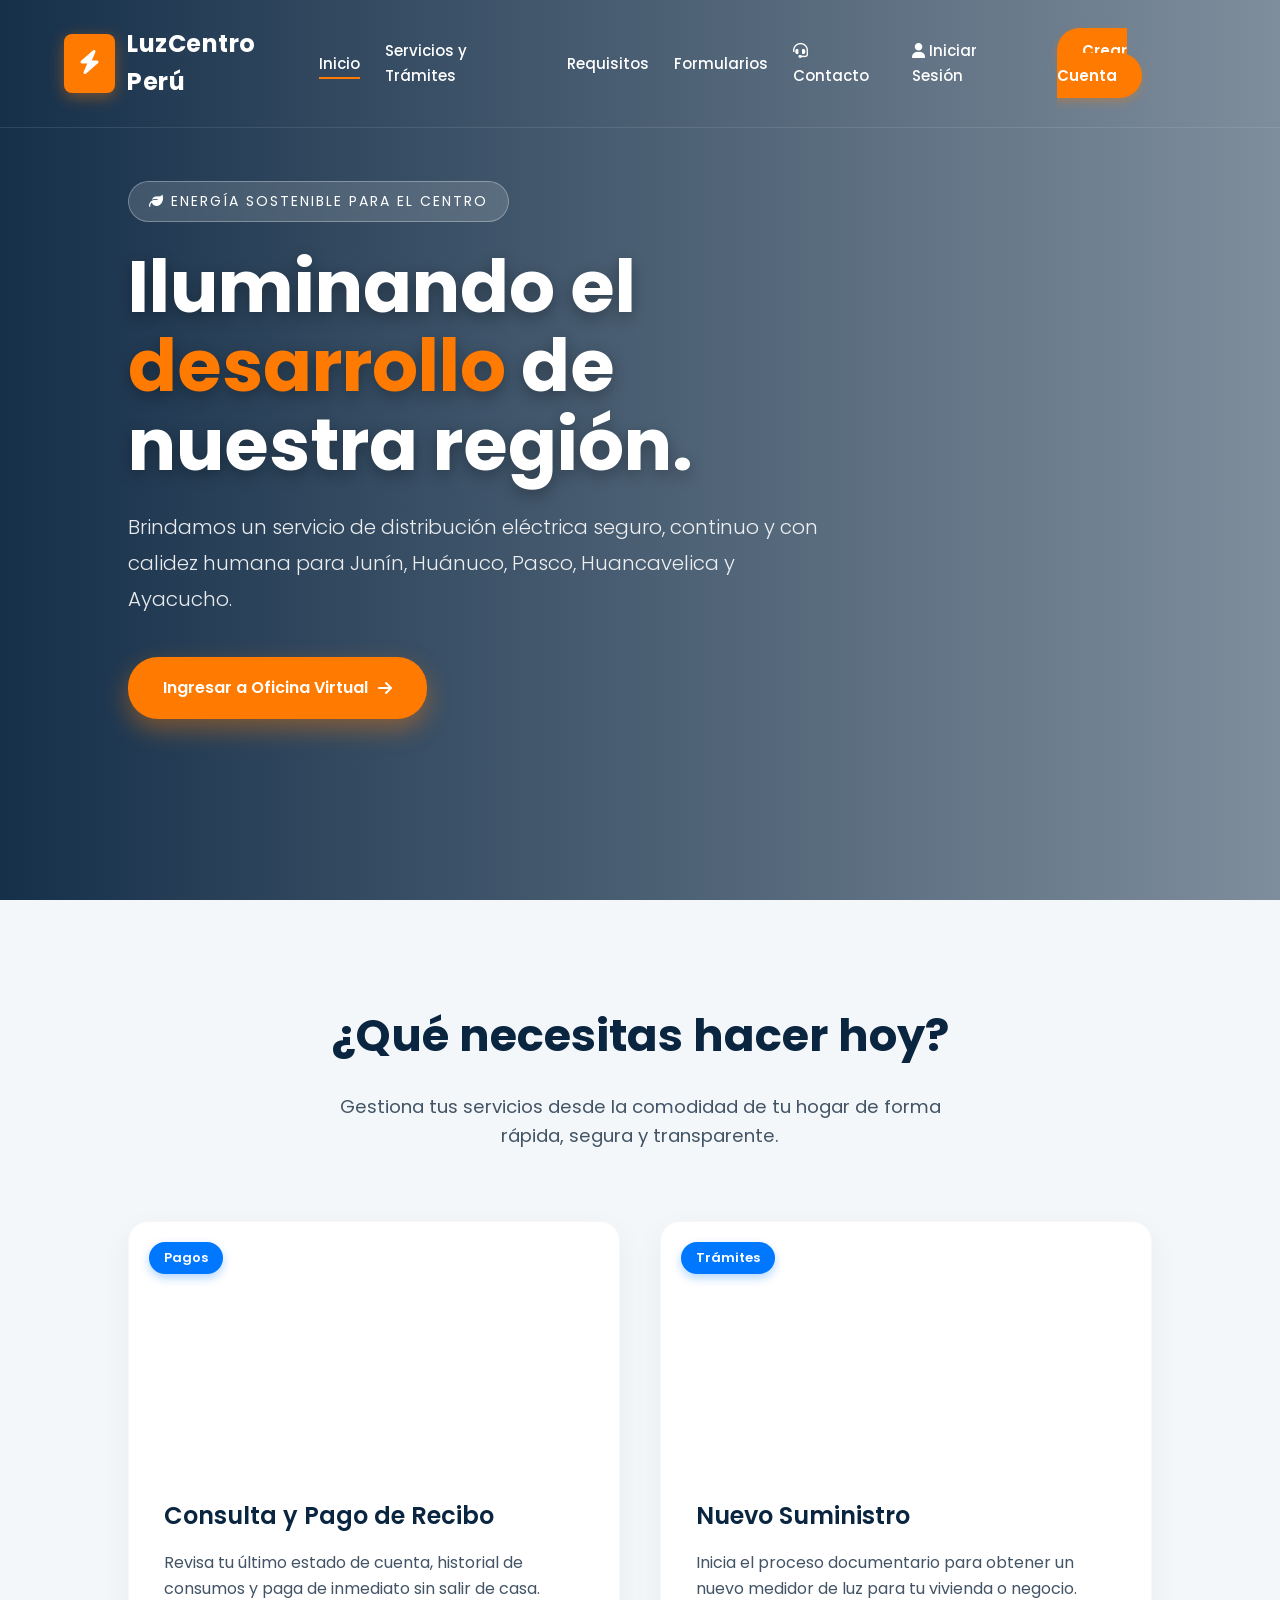
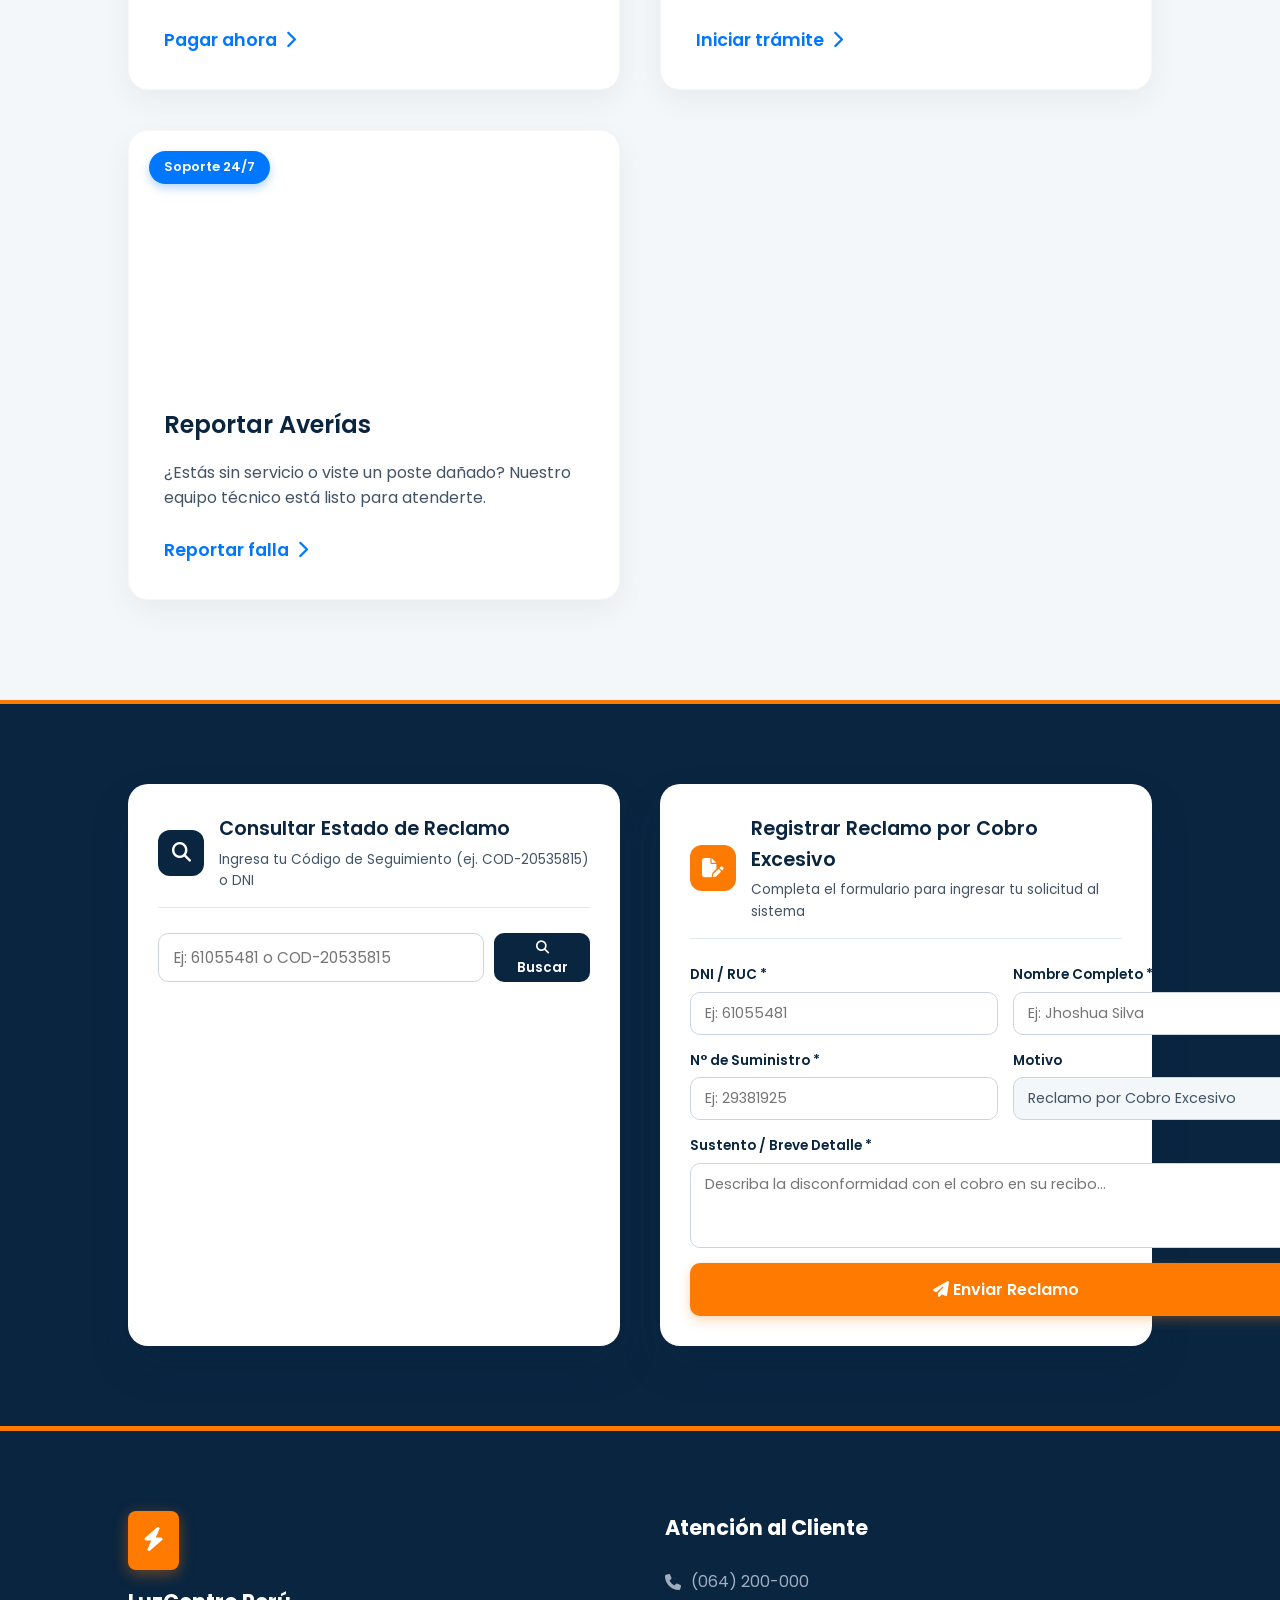
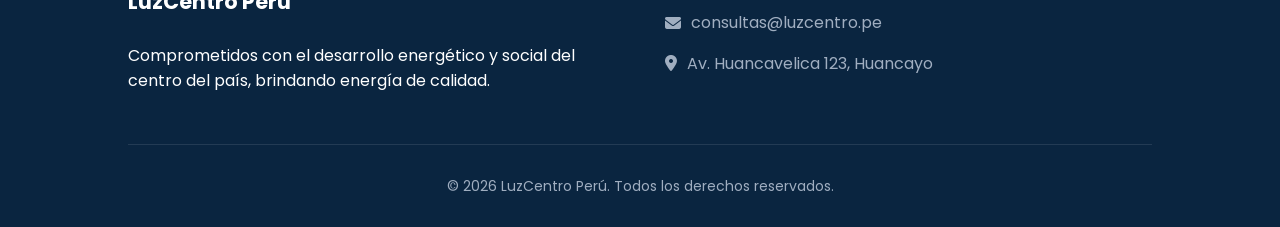
<file: index.html>
<!DOCTYPE html>
<html lang="es">
<head>
    <meta charset="UTF-8">
    <meta name="viewport" content="width=device-width, initial-scale=1.0">
    <title>Inicio | LuzCentro Perú</title>

    <!-- Vinculamos su CSS exclusivo -->
    <link rel="stylesheet" href="css/inicio.css">
    <!-- Iconos Profesionales de FontAwesome -->
    <link rel="stylesheet" href="https://cdnjs.cloudflare.com/ajax/libs/font-awesome/6.4.0/css/all.min.css">
</head>
<body>
    <header id="menu-principal">
        <div class="logo-container">
            <div class="logo-box"><i class="fa-solid fa-bolt"></i></div>
            <h1>LuzCentro Perú</h1>
        </div>
        <nav>
            <ul>
                <li><a href="index.html" class="activo">Inicio</a></li>
                <li><a href="servicios.html">Servicios y Trámites</a></li>
                <li><a href="requisitos.html">Requisitos</a></li>
                <li><a href="formulario.html">Formularios</a></li>
                <li><a href="contacto.html"><i class="fa-solid fa-headset"></i> Contacto</a></li>
                <li><a href="login.html"><i class="fa-solid fa-user"></i> Iniciar Sesión</a></li>
                <li><a href="login.html" class="btn-nav">Crear Cuenta</a></li>
            </ul>
        </nav>
    </header>

    <!-- PORTADA PRINCIPAL -->
    <section class="hero">
        <div class="hero-content">
            <div class="hero-tag"><i class="fa-solid fa-leaf"></i> Energía Sostenible para el Centro</div>
            <h2>Iluminando el <span>desarrollo</span> de nuestra región.</h2>
            <p>Brindamos un servicio de distribución eléctrica seguro, continuo y con calidez humana para Junín, Huánuco, Pasco, Huancavelica y Ayacucho.</p>
            <a href="servicios.html" class="btn-primary">Ingresar a Oficina Virtual <i class="fa-solid fa-arrow-right"></i></a>
        </div>
    </section>

    <!-- SECCIÓN DE SERVICIOS RÁPIDOS -->
    <section class="seccion-destacada">
        <div class="cabecera-seccion">
            <h2>¿Qué necesitas hacer hoy?</h2>
            <p>Gestiona tus servicios desde la comodidad de tu hogar de forma rápida, segura y transparente.</p>
        </div>
        <div class="cuadricula-tarjetas">
            <div class="tarjeta">
                <div class="tarjeta-img" style="background-image: url('https://images.unsplash.com/photo-1554224155-8d04cb21cd6c?auto=format&fit=crop&w=800&q=80');">
                    <span class="etiqueta">Pagos</span>
                </div>
                <div class="tarjeta-cuerpo">
                    <h3>Consulta y Pago de Recibo</h3>
                    <p>Revisa tu último estado de cuenta, historial de consumos y paga de inmediato sin salir de casa.</p>
                    <a href="servicios.html" class="enlace-tarjeta">Pagar ahora <i class="fa-solid fa-chevron-right"></i></a>
                </div>
            </div>
            <div class="tarjeta">
                <div class="tarjeta-img" style="background-image: url('https://images.unsplash.com/photo-1581092921461-eab62e97a780?auto=format&fit=crop&w=800&q=80');">
                    <span class="etiqueta">Trámites</span>
                </div>
                <div class="tarjeta-cuerpo">
                    <h3>Nuevo Suministro</h3>
                    <p>Inicia el proceso documentario para obtener un nuevo medidor de luz para tu vivienda o negocio.</p>
                    <a href="servicios.html" class="enlace-tarjeta">Iniciar trámite <i class="fa-solid fa-chevron-right"></i></a>
                </div>
            </div>
            <div class="tarjeta">
                <div class="tarjeta-img" style="background-image: url('https://images.unsplash.com/photo-1621905251189-08b45d6a269e?auto=format&fit=crop&w=800&q=80');">
                    <span class="etiqueta">Soporte 24/7</span>
                </div>
                <div class="tarjeta-cuerpo">
                    <h3>Reportar Averías</h3>
                    <p>¿Estás sin servicio o viste un poste dañado? Nuestro equipo técnico está listo para atenderte.</p>
                    <a href="contacto.html" class="enlace-tarjeta">Reportar falla <i class="fa-solid fa-chevron-right"></i></a>
                </div>
            </div>
        </div>
    </section>

    <!-- SECCIÓN DE CONSULTA Y REGISTRO DE RECLAMOS AGREGADA -->
    <section id="seccion-atencion-reclamos" class="seccion-reclamos-container">
        <div class="contenedor-publico-grid">
            
            <!-- 1. TARJETA DE CONSULTA DE ESTADO -->
            <div class="card-publica">
                <div class="card-header-pub">
                    <div class="icono-pub"><i class="fa-solid fa-magnifying-glass"></i></div>
                    <div>
                        <h3>Consultar Estado de Reclamo</h3>
                        <p>Ingresa tu Código de Seguimiento (ej. COD-20535815) o DNI</p>
                    </div>
                </div>

                <form id="form-consulta-publico" class="form-buscar-pub">
                    <div class="grupo-input-pub">
                        <input type="text" id="input-buscar-pub" placeholder="Ej: 61055481 o COD-20535815" required>
                        <button type="submit" class="btn-buscar-pub">
                            <i class="fa-solid fa-search"></i> Buscar
                        </button>
                    </div>
                </form>

                <div id="resultado-busqueda-pub" class="resultado-box-pub hidden"></div>
            </div>

            <!-- 2. TARJETA DE REGISTRO DE NUEVO RECLAMO -->
            <div class="card-publica">
                <div class="card-header-pub">
                    <div class="icono-pub naranja"><i class="fa-solid fa-file-pen"></i></div>
                    <div>
                        <h3>Registrar Reclamo por Cobro Excesivo</h3>
                        <p>Completa el formulario para ingresar tu solicitud al sistema</p>
                    </div>
                </div>

                <form id="form-nuevo-reclamo-pub" class="form-grid-pub">
                    <div class="campo-pub">
                        <label for="pub-dni">DNI / RUC *</label>
                        <input type="text" id="pub-dni" maxlength="8" pattern="\d{8}" oninput="this.value = this.value.replace(/[^0-9]/g, '')" title="Debe contener exactamente 8 números" placeholder="Ej: 61055481" required>
                    </div>

                    <div class="campo-pub">
                        <label for="pub-nombre">Nombre Completo *</label>
                        <input type="text" id="pub-nombre" placeholder="Ej: Jhoshua Silva" required>
                    </div>

                    <div class="campo-pub">
                        <label for="pub-suministro">N° de Suministro *</label>
                        <input type="text" id="pub-suministro" minlength="6" maxlength="8" pattern="\d{6,8}" oninput="this.value = this.value.replace(/[^0-9]/g, '')" title="Debe contener entre 6 y 8 números" placeholder="Ej: 29381925" required>
                    </div>

                    <div class="campo-pub">
                        <label for="pub-motivo">Motivo</label>
                        <input type="text" value="Reclamo por Cobro Excesivo" readonly class="input-readonly">
                    </div>

                    <div class="campo-pub full">
                        <label for="pub-comentario">Sustento / Breve Detalle *</label>
                        <textarea id="pub-comentario" rows="3" placeholder="Describa la disconformidad con el cobro en su recibo..." required></textarea>
                    </div>

                    <div class="campo-pub full">
                        <button type="submit" class="btn-enviar-pub">
                            <i class="fa-solid fa-paper-plane"></i> Enviar Reclamo
                        </button>
                    </div>
                </form>
            </div>

        </div>
    </section>

    <!-- FOOTER GLOBAL -->
    <footer>
        <div class="footer-grid">
            <div class="footer-columna">
                <div class="logo-box" style="display:inline-block; margin-bottom:15px;"><i class="fa-solid fa-bolt"></i></div>
                <h3>LuzCentro Perú</h3>
                <p>Comprometidos con el desarrollo energético y social del centro del país, brindando energía de calidad.</p>
            </div>
            <div class="footer-columna">
                <h3>Atención al Cliente</h3>
                <ul>
                    <li><i class="fa-solid fa-phone"></i> (064) 200-000</li>
                    <li><i class="fa-solid fa-envelope"></i> consultas@luzcentro.pe</li>
                    <li><i class="fa-solid fa-location-dot"></i> Av. Huancavelica 123, Huancayo</li>
                </ul>
            </div>
        </div>
        <div class="footer-base">
            <p>&copy; 2026 LuzCentro Perú. Todos los derechos reservados.</p>
        </div>
    </footer>

    <!-- Módulo de autenticación y estado de sesión -->
    <script type="module" src="js/auth.js"></script>

    <!-- Script principal -->
    <script type="module" src="js/main.js"></script>

    <!-- Script interno para el menú interactivo -->
    <script>
        window.addEventListener("scroll", function() {
            var header = document.getElementById("menu-principal");
            if (window.scrollY > 50) {
                header.classList.add("scrolled");
            } else {
                header.classList.remove("scrolled");
            }
        });
    </script>
</body>
</html>
</file>
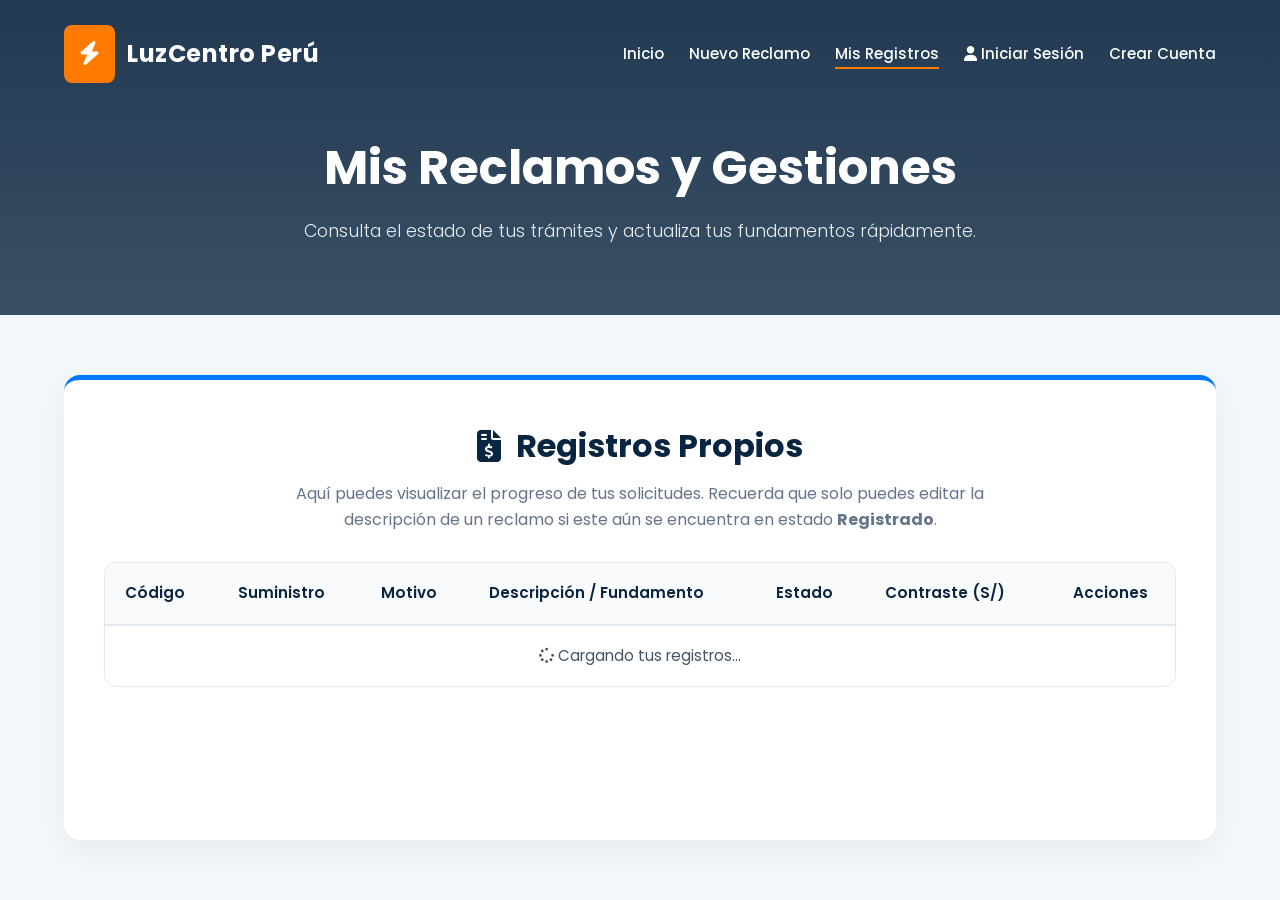
<file: actualizar.html>
<!DOCTYPE html>
<html lang="es">
<head>
    <meta charset="UTF-8">
    <meta name="viewport" content="width=device-width, initial-scale=1.0">
    <title>Mis Reclamos | LuzCentro Perú</title>
    <link rel="stylesheet" href="css/actualizar.css">
    <link rel="stylesheet" href="https://cdnjs.cloudflare.com/ajax/libs/font-awesome/6.4.0/css/all.min.css">
</head>
<body>
    <!-- HEADER -->
    <header id="menu-principal">
        <div class="logo-container">
            <div class="logo-box"><i class="fa-solid fa-bolt"></i></div>
            <h1>LuzCentro Perú</h1>
        </div>
        <nav>
            <ul>
                <li><a href="index.html">Inicio</a></li>
                <li><a href="formulario.html">Nuevo Reclamo</a></li>
                <li><a href="actualizar.html" class="activo">Mis Registros</a></li>
                
                <!-- Enlaces para usuarios no logueados (Requeridos por auth.js) -->
                <li class="guest-only"><a href="login.html"><i class="fa-solid fa-user"></i> Iniciar Sesión</a></li>
                <li class="guest-only"><a href="registro.html" class="btn-nav">Crear Cuenta</a></li>
                
                <!-- Contenedor para usuario logueado -->
                <li class="user-only" style="display: none;">
                    <div class="usuario-header-box">
                        <span class="usuario-header-link">
                            <i class="fa-solid fa-circle-user"></i> <span id="user-name-display">Usuario</span>
                        </span>
                        <button id="btn-cerrar-sesion" class="btn-cerrar-header">
    <i class="fa-solid fa-right-from-bracket"></i> Cerrar sesión
</button>
                    </div>
                </li>
            </ul>
        </nav>
    </header>

    <!-- BANNER -->
    <div class="banner-interno">
        <div class="contenido-banner">
            <h1>Mis Reclamos y Gestiones</h1>
            <p>Consulta el estado de tus trámites y actualiza tus fundamentos rápidamente.</p>
        </div>
    </div>

    <!-- CONTENEDOR PRINCIPAL -->
    <main class="contenedor-panel">
        <div class="caja-panel">
            <div class="cabecera-panel">
                <h2><i class="fa-solid fa-file-invoice-dollar"></i> Registros Propios</h2>
                <p>Aquí puedes visualizar el progreso de tus solicitudes. Recuerda que solo puedes editar la descripción de un reclamo si este aún se encuentra en estado <strong>Registrado</strong>.</p>
            </div>

            <div class="contenedor-tabla">
                <table class="tabla-gestion">
                    <thead>
                        <tr>
                            <th>Código</th>
                            <th>Suministro</th>
                            <th>Motivo</th>
                            <th>Descripción / Fundamento</th>
                            <th>Estado</th>
                            <th>Contraste (S/)</th>
                            <th>Acciones</th>
                        </tr>
                    </thead>
                    <tbody id="tbody-mis-reclamos">
                        <tr>
                            <td colspan="7" class="texto-cargando">
                                <i class="fa-solid fa-spinner fa-spin"></i> Cargando tus registros...
                            </td>
                        </tr>
                    </tbody>
                </table>
            </div>
        </div>
    </main>

    <!-- MODAL DE EDICIÓN FLUIDO -->
    <div id="modal-editar-cliente" class="modal-overlay">
        <div class="modal-caja">
            <div class="modal-icono"><i class="fa-solid fa-pen-to-square"></i></div>
            <h3>Actualizar Reclamo</h3>
            <p>Modifica el detalle o fundamento de tu reclamo antes de que sea procesado.</p>
            
            <input type="hidden" id="edit-id">
            
            <div class="grupo-input">
                <textarea id="edit-comentario" rows="5" required placeholder=" "></textarea>
                <label for="edit-comentario">Descripción / Fundamento detallado</label>
            </div>

            <!-- Solo para reclamos por monto excesivo: al cambiar estos datos se recalcula el derecho de contraste -->
            <div id="edit-contraste" class="bloque-contraste" hidden>
                <div class="campo-estatico">
                    <label for="edit-tipo-medidor">Tipo de medidor</label>
                    <select id="edit-tipo-medidor">
                        <option value="monofasico">Monofásico</option>
                        <option value="trifasico">Trifásico</option>
                    </select>
                </div>
                <div class="campo-estatico">
                    <label for="edit-km">Km fuera de la zona urbana</label>
                    <input type="number" id="edit-km" min="0" max="999" step="0.1" value="0" inputmode="decimal">
                </div>
                <p class="monto-edicion">Monto estimado: <output id="edit-monto" for="edit-tipo-medidor edit-km" aria-live="polite">S/ 35.00</output></p>
            </div>

            <p id="edit-mensaje" class="mensaje-modal" role="alert"></p>

            <div class="modal-botones">
                <button type="button" id="btn-cancelar-cliente" class="btn-modal-cancelar">Cancelar</button>
                <button type="button" id="btn-guardar-cliente" class="btn-modal-guardar">Guardar Cambios</button>
            </div>
        </div>
    </div>

    <!-- SCRIPTS -->
    <script type="module" src="js/auth.js"></script>
    <script type="module" src="js/actualizar.js"></script>
    <script>
        // Efecto scroll en el Header
        window.addEventListener('scroll', () => {
            const header = document.getElementById('menu-principal');
            if (window.scrollY > 50) {
                header.classList.add('scrolled');
            } else {
                header.classList.remove('scrolled');
            }
        });
    </script>
</body>
</html>
</file>
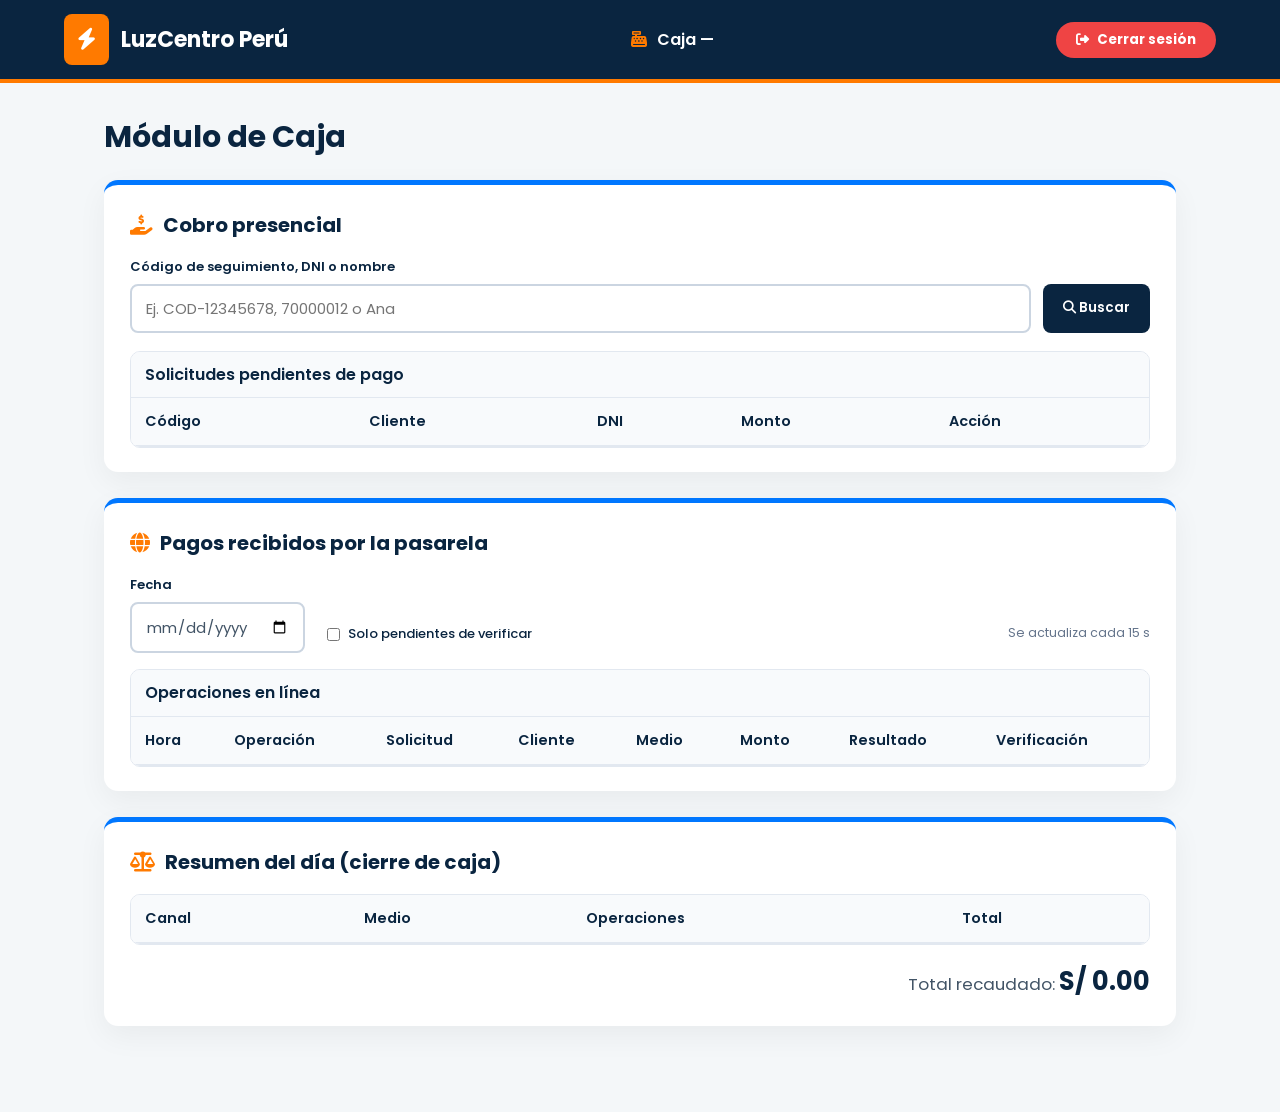
<file: caja.html>
<!DOCTYPE html>
<html lang="es">
<head>
  <meta charset="UTF-8">
  <meta name="viewport" content="width=device-width, initial-scale=1.0">
  <title>Caja | LuzCentro Perú</title>
  <link rel="stylesheet" href="css/caja.css">
  <link rel="stylesheet" href="https://cdnjs.cloudflare.com/ajax/libs/font-awesome/6.4.0/css/all.min.css">
</head>
<body>
  <header>
    <div class="logo-container">
      <div class="logo-box"><i class="fa-solid fa-bolt"></i></div>
      <p class="logo-texto">LuzCentro Perú</p>
    </div>
    <p class="usuario-caja"><i class="fa-solid fa-cash-register"></i> Caja — <span id="nombre-cajero"></span></p>
    <div class="acciones-header">
      <a href="panel.html" id="enlace-panel" hidden><i class="fa-solid fa-user-shield"></i> Gestión Global</a>
      <button type="button" id="cerrar-sesion"><i class="fa-solid fa-right-from-bracket"></i> Cerrar sesión</button>
    </div>
  </header>

  <main>
    <h1>Módulo de Caja</h1>
    <p id="aviso-cobro" role="status" aria-live="polite"></p>

    <section aria-labelledby="t-cobro">
      <h2 id="t-cobro"><i class="fa-solid fa-hand-holding-dollar"></i> Cobro presencial</h2>
      <form id="form-buscar" role="search">
        <label for="criterio">Código de seguimiento, DNI o nombre</label>
        <div class="fila-buscar">
          <input id="criterio" name="criterio" type="search" autocomplete="off" placeholder="Ej. COD-12345678, 70000012 o Ana">
          <button type="submit"><i class="fa-solid fa-magnifying-glass"></i> Buscar</button>
        </div>
      </form>
      <div class="contenedor-tabla">
        <table id="tabla-pendientes">
          <caption>Solicitudes pendientes de pago</caption>
          <thead>
            <tr><th scope="col">Código</th><th scope="col">Cliente</th><th scope="col">DNI</th>
                <th scope="col">Monto</th><th scope="col">Acción</th></tr>
          </thead>
          <tbody></tbody>
        </table>
      </div>
    </section>

    <section aria-labelledby="t-linea">
      <h2 id="t-linea"><i class="fa-solid fa-globe"></i> Pagos recibidos por la pasarela</h2>
      <p id="aviso-nuevos" role="status" aria-live="polite"></p>
      <div class="filtros">
        <div>
          <label for="fecha-caja">Fecha</label>
          <input id="fecha-caja" type="date">
        </div>
        <label class="check"><input id="solo-por-verificar" type="checkbox"> Solo pendientes de verificar</label>
        <span class="nota-refresco">Se actualiza cada 15 s</span>
      </div>
      <div class="contenedor-tabla">
        <table id="tabla-en-linea">
          <caption>Operaciones en línea</caption>
          <thead>
            <tr><th scope="col">Hora</th><th scope="col">Operación</th><th scope="col">Solicitud</th>
                <th scope="col">Cliente</th><th scope="col">Medio</th><th scope="col">Monto</th>
                <th scope="col">Resultado</th><th scope="col">Verificación</th></tr>
          </thead>
          <tbody></tbody>
        </table>
      </div>
    </section>

    <section aria-labelledby="t-resumen">
      <h2 id="t-resumen"><i class="fa-solid fa-scale-balanced"></i> Resumen del día (cierre de caja)</h2>
      <div class="contenedor-tabla">
        <table id="tabla-resumen">
          <thead>
            <tr><th scope="col">Canal</th><th scope="col">Medio</th>
                <th scope="col">Operaciones</th><th scope="col">Total</th></tr>
          </thead>
          <tbody></tbody>
        </table>
      </div>
      <p class="total-dia">Total recaudado: <strong id="total-dia">S/ 0.00</strong></p>
    </section>
  </main>

  <dialog id="dialogo-cobro" aria-labelledby="t-dialogo">
    <form id="form-cobro">
      <h2 id="t-dialogo">Registrar cobro</h2>
      <p class="resumen-cobro">Solicitud <strong id="cobro-codigo"></strong> — Total <strong id="cobro-total"></strong></p>

      <label for="metodo-caja">Medio de pago</label>
      <select id="metodo-caja" name="metodo">
        <option value="efectivo">Efectivo</option>
        <option value="pos">Tarjeta en POS</option>
        <option value="andipay">Billetera AndiPay (QR)</option>
        <option value="pagomovil">Billetera PagoMóvil (QR)</option>
      </select>

      <div id="campo-recibido">
        <label for="monto-recibido">Monto recibido (S/)</label>
        <input id="monto-recibido" name="monto_recibido" type="number" min="0" step="0.01">
        <p>Vuelto: <output id="vuelto">S/ 0.00</output></p>
      </div>

      <div id="campo-referencia" hidden>
        <label for="referencia">N.° de voucher u operación (6 a 12 dígitos)</label>
        <input id="referencia" name="referencia" inputmode="numeric" maxlength="12">
      </div>

      <p id="error-cobro" role="alert"></p>

      <div class="botones-dialogo">
        <button type="button" id="cancelar-cobro" class="secundario">Cancelar</button>
        <button type="submit">Confirmar cobro</button>
      </div>
    </form>
  </dialog>

  <!-- Confirmación propia (reemplaza al confirm() nativo del navegador) -->
  <dialog id="dialogo-confirmar" aria-labelledby="confirmar-titulo" aria-describedby="confirmar-mensaje">
    <form method="dialog">
      <h2 id="confirmar-titulo">Confirmación</h2>
      <p id="confirmar-mensaje"></p>
      <div class="botones-dialogo">
        <button type="submit" value="no" class="secundario">Cancelar</button>
        <button type="submit" value="si" id="confirmar-si">Confirmar</button>
      </div>
    </form>
  </dialog>

  <script type="module" src="js/caja.js"></script>
</body>
</html>
</file>
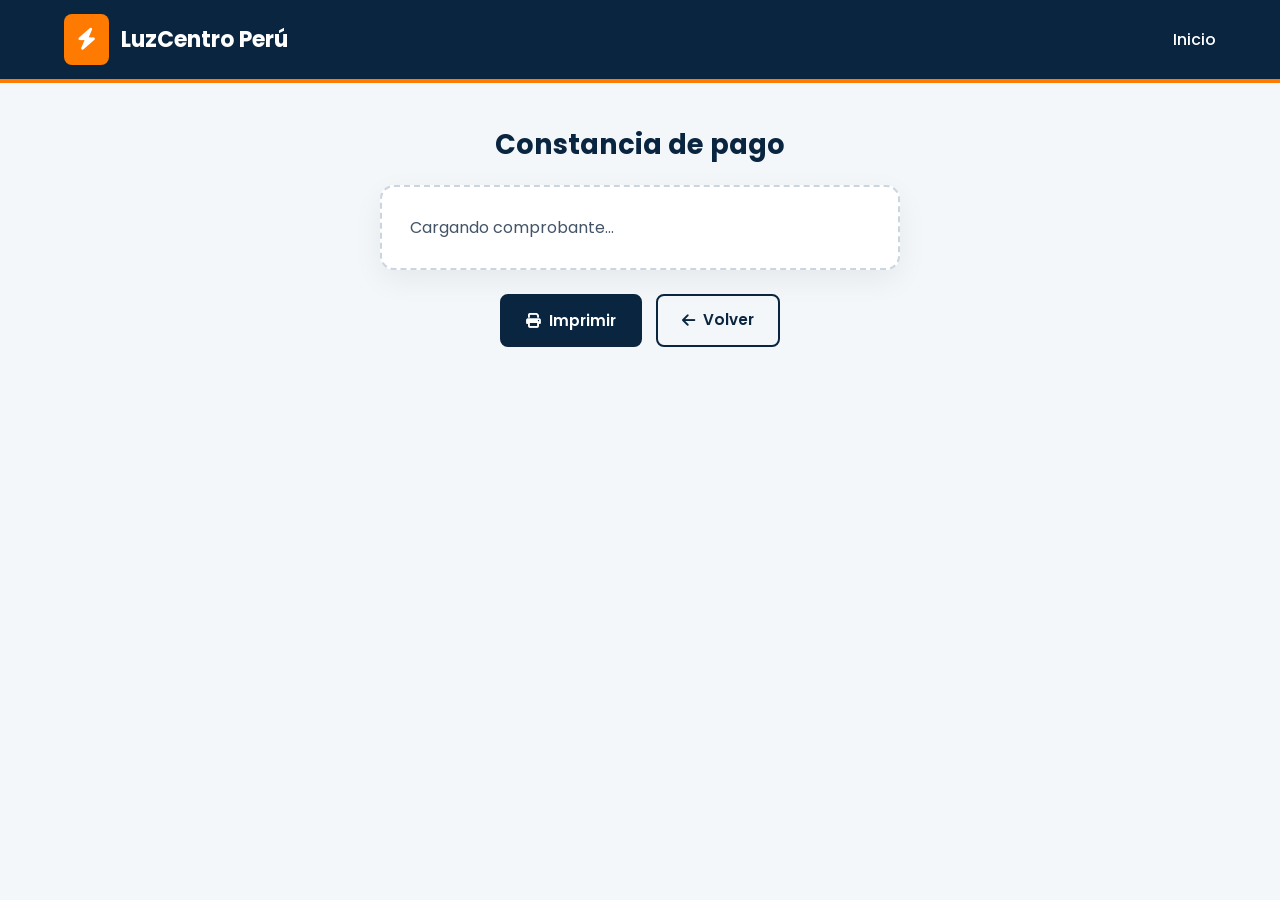
<file: comprobante.html>
<!DOCTYPE html>
<html lang="es">
<head>
    <meta charset="UTF-8">
    <meta name="viewport" content="width=device-width, initial-scale=1.0">
    <title>Constancia de pago | LuzCentro Perú</title>
    <link rel="stylesheet" href="css/comprobante.css">
    <link rel="stylesheet" href="https://cdnjs.cloudflare.com/ajax/libs/font-awesome/6.4.0/css/all.min.css">
</head>
<body>
    <header>
        <div class="logo-container">
            <div class="logo-box"><i class="fa-solid fa-bolt"></i></div>
            <p class="logo-texto">LuzCentro Perú</p>
        </div>
        <nav aria-label="Navegación">
            <a href="index.html">Inicio</a>
        </nav>
    </header>

    <main>
        <h1>Constancia de pago</h1>
        <section id="comprobante" aria-live="polite">Cargando comprobante...</section>
        <div class="acciones">
            <button type="button" id="imprimir"><i class="fa-solid fa-print"></i> Imprimir</button>
            <a href="actualizar.html" id="volver"><i class="fa-solid fa-arrow-left"></i> Volver</a>
        </div>
    </main>

    <script type="module" src="js/comprobante.js"></script>
</body>
</html>
</file>
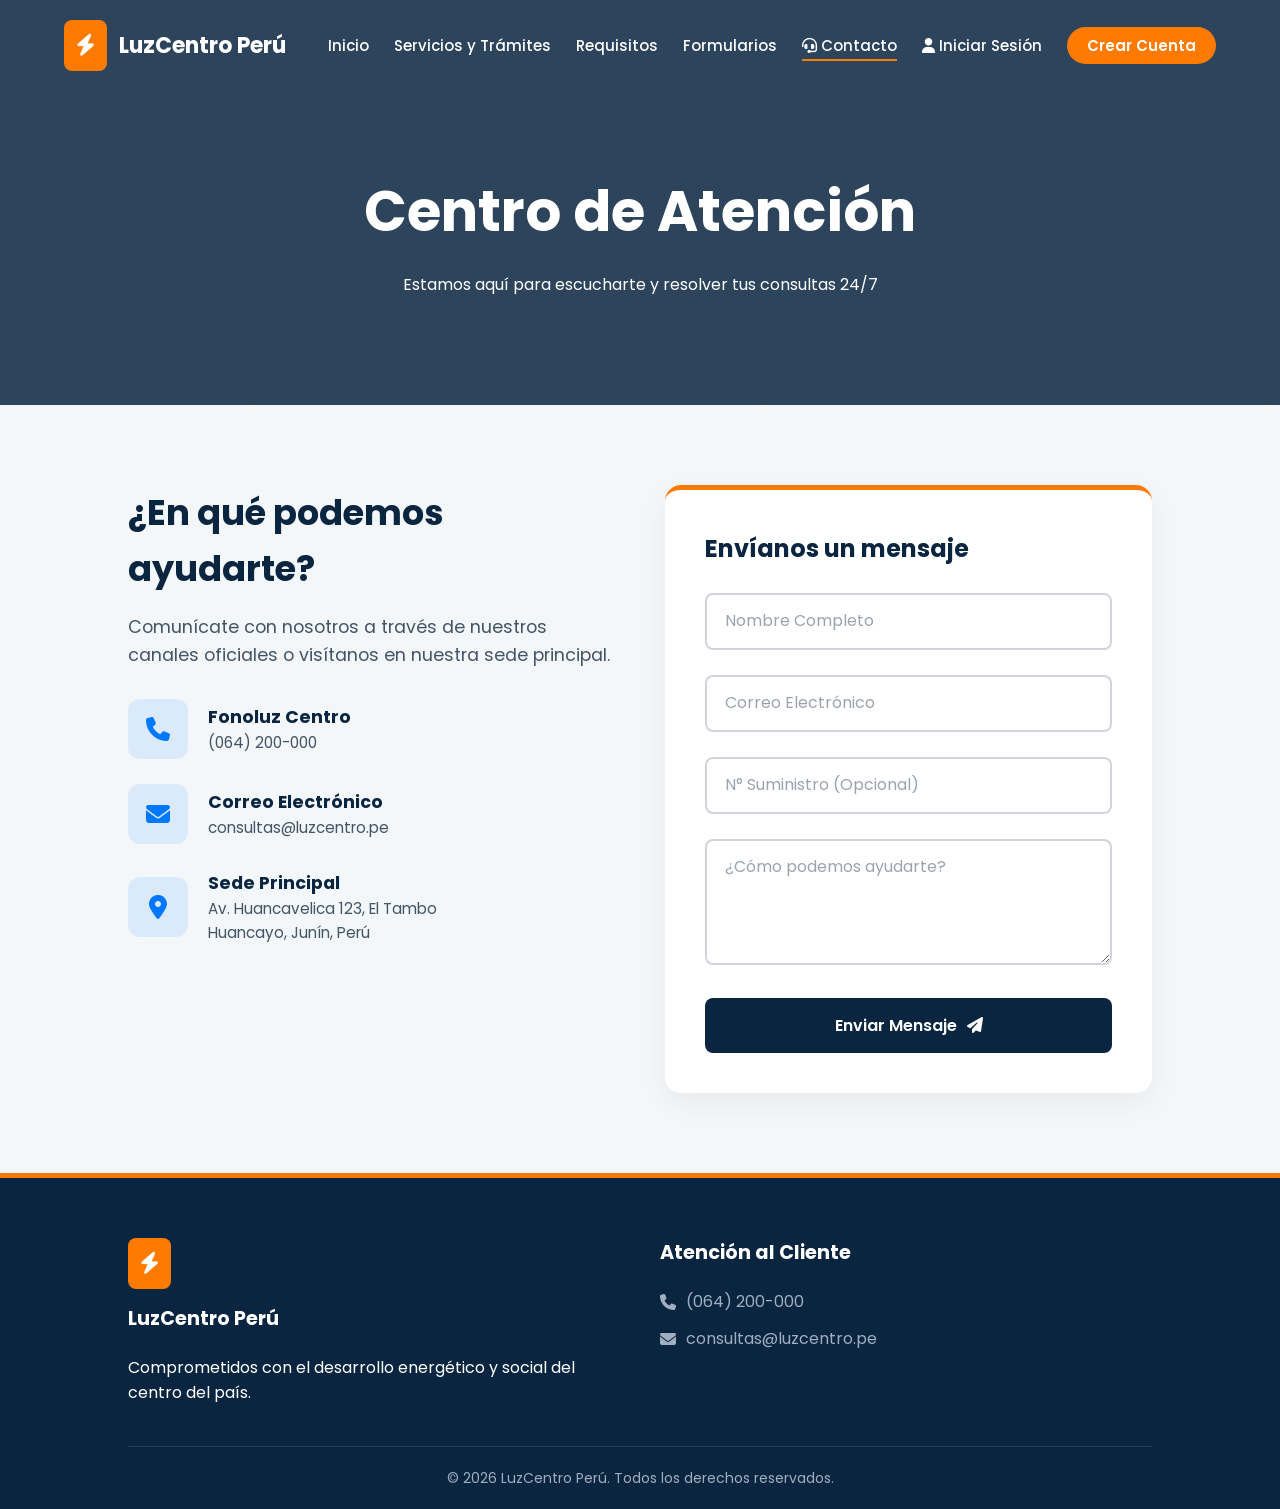
<file: contacto.html>
<!DOCTYPE html>
<html lang="es">
<head>
    <meta charset="UTF-8">
    <meta name="viewport" content="width=device-width, initial-scale=1.0">
    <title>Contacto | LuzCentro Perú</title>
    <link rel="stylesheet" href="css/contacto.css">
    <link rel="stylesheet" href="https://cdnjs.cloudflare.com/ajax/libs/font-awesome/6.4.0/css/all.min.css">
</head>
<body>
    <header id="menu-principal">
        <div class="logo-container">
            <div class="logo-box"><i class="fa-solid fa-bolt"></i></div>
            <h1>LuzCentro Perú</h1>
        </div>
        <nav>
            <ul>
                <li><a href="index.html">Inicio</a></li>
                <li><a href="servicios.html">Servicios y Trámites</a></li>
                <li><a href="requisitos.html">Requisitos</a></li>
                <li><a href="formulario.html">Formularios</a></li>
                <li><a href="contacto.html" class="activo"><i class="fa-solid fa-headset"></i> Contacto</a></li>
                
                <!-- Enlaces para usuarios no logueados -->
                <li class="guest-only"><a href="login.html"><i class="fa-solid fa-user"></i> Iniciar Sesión</a></li>
                <li class="guest-only"><a href="registro.html" class="btn-nav">Crear Cuenta</a></li>
                
                <!-- Contenedor para usuario logueado -->
                <li class="user-only" style="display: none;">
                    <div class="usuario-header-box">
                        <span class="usuario-header-link">
                            <i class="fa-solid fa-circle-user"></i> <span id="user-name-display">Usuario</span>
                        </span>
                        <button id="btn-cerrar-sesion" class="btn-cerrar-header">
                            <i class="fa-solid fa-right-from-bracket"></i> Cerrar Sesión
                        </button>
                    </div>
                </li>
            </ul>
        </nav>
    </header>

    <div class="banner-interno" style="background-image: linear-gradient(rgba(10,37,64,0.85), rgba(10,37,64,0.85)), url('https://images.unsplash.com/photo-1516321318423-f06f85e504b3?auto=format&fit=crop&w=1920&q=80');">
        <div class="contenido-banner">
            <h1>Centro de Atención</h1>
            <p>Estamos aquí para escucharte y resolver tus consultas 24/7</p>
        </div>
    </div>

    <section class="contenedor-contacto">
        <div class="grid-contacto">
            <div class="info-contacto">
                <h2>¿En qué podemos ayudarte?</h2>
                <p>Comunícate con nosotros a través de nuestros canales oficiales o visítanos en nuestra sede principal.</p>
                
                <div class="lista-contacto">
                    <div class="item-contacto">
                        <div class="icono-contacto"><i class="fa-solid fa-phone"></i></div>
                        <div>
                            <h4>Fonoluz Centro</h4>
                            <p>(064) 200-000</p>
                        </div>
                    </div>
                    <div class="item-contacto">
                        <div class="icono-contacto"><i class="fa-solid fa-envelope"></i></div>
                        <div>
                            <h4>Correo Electrónico</h4>
                            <p>consultas@luzcentro.pe</p>
                        </div>
                    </div>
                    <div class="item-contacto">
                        <div class="icono-contacto"><i class="fa-solid fa-location-dot"></i></div>
                        <div>
                            <h4>Sede Principal</h4>
                            <p>Av. Huancavelica 123, El Tambo<br>Huancayo, Junín, Perú</p>
                        </div>
                    </div>
                </div>
            </div>

            <div class="caja-formulario">
                <h3>Envíanos un mensaje</h3>
                
                <!-- EL FORMULARIO DE CONTACTO -->
                <form id="form-contacto">
                    <div class="grupo-input">
                        <input type="text" id="nombre" required placeholder=" ">
                        <label for="nombre">Nombre Completo</label>
                    </div>
                    <div class="grupo-input">
                        <input type="email" id="correo" required placeholder=" ">
                        <label for="correo">Correo Electrónico</label>
                    </div>
                    <div class="grupo-input">
                        <input type="text" id="suministro" placeholder=" ">
                        <label for="suministro">N° Suministro (Opcional)</label>
                    </div>
                    <div class="grupo-input">
                        <textarea id="mensaje" rows="4" required placeholder=" "></textarea>
                        <label for="mensaje">¿Cómo podemos ayudarte?</label>
                    </div>
                    <button type="submit" class="btn-enviar" id="btn-enviar">Enviar Mensaje <i class="fa-solid fa-paper-plane"></i></button>
                </form>

                <!-- MENSAJE DE ÉXITO OCULTO -->
                <div id="mensaje-exito" style="display: none; text-align: center; padding: 40px 20px;">
                    <i class="fa-solid fa-circle-check" style="font-size: 4rem; color: #10b981; margin-bottom: 20px;"></i>
                    <h3 style="color: #0a2540; margin-bottom: 15px;">¡Mensaje Enviado!</h3>
                    <p style="color: #64748b; margin-bottom: 25px;">Gracias por contactarnos, <strong id="nombre-exito"></strong>. Hemos recibido tu mensaje y te responderemos a la brevedad a tu correo electrónico.</p>
                    <button onclick="location.reload()" class="btn-enviar" style="width: auto; padding: 10px 30px; margin: 0 auto;">Enviar otra consulta</button>
                </div>
            </div>
        </div>
    </section>

    <footer>
        <div class="footer-grid">
            <div class="footer-columna">
                <div class="logo-box" style="display:inline-block; margin-bottom:15px;"><i class="fa-solid fa-bolt"></i></div>
                <h3>LuzCentro Perú</h3>
                <p>Comprometidos con el desarrollo energético y social del centro del país.</p>
            </div>
            <div class="footer-columna">
                <h3>Atención al Cliente</h3>
                <ul>
                    <li><i class="fa-solid fa-phone"></i> (064) 200-000</li>
                    <li><i class="fa-solid fa-envelope"></i> consultas@luzcentro.pe</li>
                </ul>
            </div>
        </div>
        <div class="footer-base">
            <p>&copy; 2026 LuzCentro Perú. Todos los derechos reservados.</p>
        </div>
    </footer>

    <!-- MODAL DE AUTENTICACIÓN REQUERIDA -->
    <div id="modal-auth" class="modal-overlay">
        <div class="modal-caja">
            <div class="modal-icono"><i class="fa-solid fa-shield-halved"></i></div>
            <h3>Inicio de Sesión Requerido</h3>
            <p>Para proteger tus datos y registrar tu mensaje, necesitas acceder a tu cuenta.</p>
            <div class="modal-botones">
                <button class="btn-modal-cancelar" onclick="cerrarModalAuth()">Cancelar</button>
                <a href="login.html" class="btn-modal-login">Iniciar Sesión</a>
            </div>
        </div>
    </div>

    <!-- Scripts de autenticación y lógica -->
    <script type="module" src="js/auth.js"></script>
    
    <!-- SCRIPT PARA GUARDAR CONTACTO EN NEON CON VALIDACIÓN DE SESIÓN -->
    <script type="module">
        import { sql } from './js/neon-config.js';
        import { mostrarNotificacion } from './js/auth.js';

        const formContacto = document.getElementById('form-contacto');
        const btnEnviar = document.getElementById('btn-enviar');
        const mensajeExito = document.getElementById('mensaje-exito');
        const nombreExito = document.getElementById('nombre-exito');
        const modal = document.getElementById('modal-auth');

        // Función para cerrar el modal expuesta globalmente
        window.cerrarModalAuth = function() {
            modal.classList.remove('activo');
        }

        formContacto.addEventListener('submit', async (e) => {
            e.preventDefault();

            // 1. VALIDACIÓN DE SESIÓN (igual que en servicios.html)
            const contenedorUsuario = document.querySelector('.user-only');
            const sesionIniciada = contenedorUsuario && contenedorUsuario.style.display !== 'none';
            const sesionStorage = localStorage.getItem('usuario') || sessionStorage.getItem('usuario'); 

            if (!sesionIniciada && !sesionStorage) {
                // Si no hay sesión, mostramos el modal y detenemos el envío
                modal.classList.add('activo');
                return;
            }

            // 2. SI HAY SESIÓN, CONTINUAMOS CON EL ENVÍO A NEON
            const nombre = document.getElementById('nombre').value.trim();
            const correo = document.getElementById('correo').value.trim();
            const suministro = document.getElementById('suministro').value.trim() || null; 
            const mensaje = document.getElementById('mensaje').value.trim();

            try {
                btnEnviar.disabled = true;
                btnEnviar.innerHTML = 'Enviando... <i class="fa-solid fa-circle-notch fa-spin"></i>';

                await sql`
                    INSERT INTO mensajes_contacto (nombre, correo, suministro, mensaje)
                    VALUES (${nombre}, ${correo}, ${suministro}, ${mensaje})
                `;

                formContacto.style.display = 'none';
                nombreExito.textContent = nombre;
                mensajeExito.style.display = 'block';

            } catch (error) {
                console.error("Error al guardar el mensaje en Neon:", error);
                mostrarNotificacion('Hubo un error al intentar enviar tu mensaje. Por favor, revisa tu conexión e inténtalo de nuevo.', 'error', 6000);
                
                btnEnviar.disabled = false;
                btnEnviar.innerHTML = 'Enviar Mensaje <i class="fa-solid fa-paper-plane"></i>';
            }
        });
    </script>
    
    <!-- EFECTO SCROLL PARA EL HEADER -->
    <script>
        window.addEventListener('scroll', () => {
            const header = document.getElementById('menu-principal');
            if (window.scrollY > 50) {
                header.classList.add('scrolled');
            } else {
                header.classList.remove('scrolled');
            }
        });
    </script>
</body>
</html>
</file>
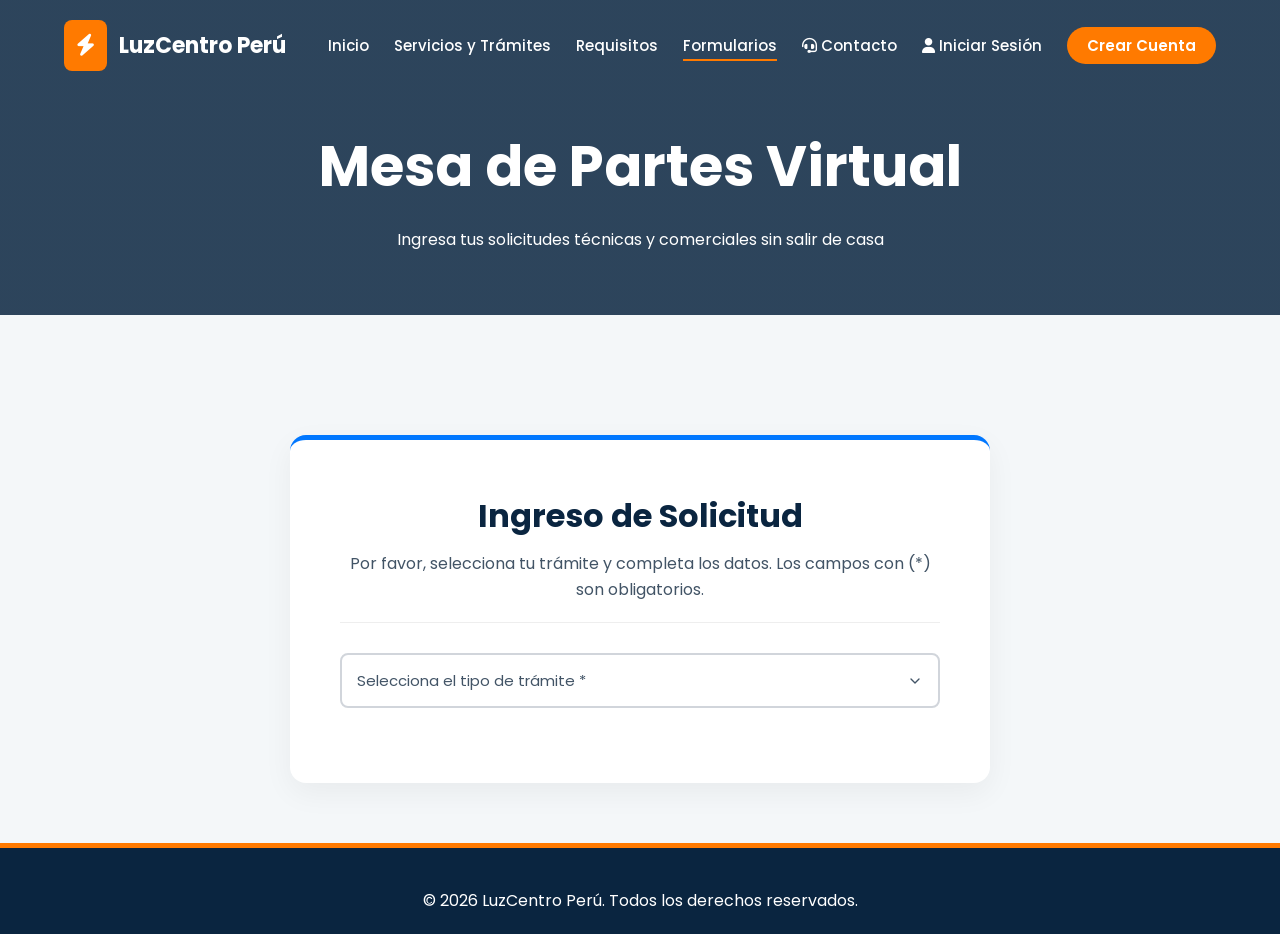
<file: formulario.html>
<!DOCTYPE html>
<html lang="es">
<head>
    <meta charset="UTF-8">
    <meta name="viewport" content="width=device-width, initial-scale=1.0">
    <title>Formulario Virtual | LuzCentro Perú</title>
    <link rel="stylesheet" href="css/formulario.css">
    <link rel="stylesheet" href="https://cdnjs.cloudflare.com/ajax/libs/font-awesome/6.4.0/css/all.min.css">
    <style>
        .texto-ayuda {
            display: block;
            margin-top: 8px;
            font-size: 0.85em;
            color: #0a2540;
            background-color: #f1f8ff;
            padding: 10px;
            border-radius: 5px;
            border-left: 3px solid #0066ff;
        }
        .campo-oculto {
            display: none;
        }
        .grupo-input label {
            font-size: 14px;
            white-space: nowrap;
            overflow: hidden;
            text-overflow: ellipsis;
            max-width: 85%;
        }
        .grupo-input input:focus ~ label,
        .grupo-input input:valid ~ label,
        .grupo-input input:not(:placeholder-shown) ~ label,
        .grupo-input textarea:focus ~ label,
        .grupo-input textarea:not(:placeholder-shown) ~ label {
            font-size: 12px;
            max-width: 95%;
            padding: 0 5px;
            background-color: #ffffff;
        }
        .numero-destacado {
            background: #f1f5f9;
            color: #0066ff;
            font-size: 2.5em;
            font-weight: bold;
            padding: 15px;
            border-radius: 12px;
            margin: 20px auto;
            display: inline-block;
            letter-spacing: 2px;
        }
        .btn-pagar-instalacion {
            background: #0066ff;
            color: white;
            padding: 15px 30px;
            border-radius: 8px;
            text-decoration: none;
            font-weight: bold;
            display: inline-block;
            transition: 0.3s;
        }
        .btn-pagar-instalacion:hover {
            background: #0052cc;
        }
    </style>
</head>
<body>
    <header id="menu-principal">
        <div class="logo-container">
            <div class="logo-box"><i class="fa-solid fa-bolt"></i></div>
            <h1>LuzCentro Perú</h1>
        </div>
        <nav>
            <ul>
                <li><a href="index.html">Inicio</a></li>
                <li><a href="servicios.html">Servicios y Trámites</a></li>
                <li><a href="requisitos.html">Requisitos</a></li>
                <li><a href="formulario.html" class="activo">Formularios</a></li>
                <li><a href="contacto.html"><i class="fa-solid fa-headset"></i> Contacto</a></li>
                
                <!-- Enlaces para usuarios no logueados -->
                <li class="guest-only"><a href="login.html"><i class="fa-solid fa-user"></i> Iniciar Sesión</a></li>
                <li class="guest-only"><a href="registro.html" class="btn-nav">Crear Cuenta</a></li>
                
                <!-- Contenedor para usuario logueado -->
                <li class="user-only" style="display: none;">
                    <div class="usuario-header-box">
                        <span class="usuario-header-link">
                            <i class="fa-solid fa-circle-user"></i> <span id="user-name-display">Usuario</span>
                        </span>
                        <button id="btn-cerrar-sesion" class="btn-cerrar-header">
                            <i class="fa-solid fa-right-from-bracket"></i> Cerrar Sesión
                        </button>
                    </div>
                </li>
            </ul>
        </nav>
    </header>

    <div class="banner-interno" style="background-image: linear-gradient(rgba(10,37,64,0.85), rgba(10,37,64,0.85)), url('https://images.unsplash.com/photo-1554224155-8d04cb21cd6c?auto=format&fit=crop&w=1920&q=80');">
        <div class="contenido-banner">
            <h1>Mesa de Partes Virtual</h1>
            <p>Ingresa tus solicitudes técnicas y comerciales sin salir de casa</p>
        </div>
    </div>

    <main class="contenedor-formulario">
        <div class="caja-formulario">
            <div class="cabecera-form" id="cabecera-form">
                <h2>Ingreso de Solicitud</h2>
                <p>Por favor, selecciona tu trámite y completa los datos. Los campos con (*) son obligatorios.</p>
            </div>
            
            <form id="form-reclamo">
                
                <div class="grupo-input">
                    <select id="tipo_tramite" required>
                        <option value="" disabled selected>Selecciona el tipo de trámite *</option>
                        <option value="Nuevo Suministro">Nuevo Suministro</option>
                        <option value="Cambio de Titular">Cambio de Titularidad</option>
                        <option value="Reclamo por Monto Excesivo">Reclamo por Facturación (Monto Excesivo)</option>
                        <option value="Otros">Otros</option>
                    </select>
                </div>

                <div id="seccion-dinamica" class="campo-oculto">

                    <div class="grid-2-col">
                        <div class="grupo-input">
                            <input type="text" id="dni" required placeholder=" ">
                            <label for="dni" id="lbl-dni">DNI / RUC del Solicitante *</label>
                        </div>
                        <div class="grupo-input">
                            <input type="text" id="nombres" required placeholder=" ">
                            <label for="nombres">Nombres y Apellidos *</label>
                        </div>
                    </div>

                    <!-- N° Suministro -->
                    <div class="grupo-input" id="div-suministro">
                        <input type="text" id="suministro" required placeholder=" ">
                        <label for="suministro" id="lbl-suministro">N° Suministro Actual *</label>
                    </div>

                    <div class="grupo-input campo-oculto" id="div-direccion">
                        <input type="text" id="direccion" placeholder=" ">
                        <label for="direccion">Dirección exacta para instalación *</label>
                    </div>

                    <div class="grid-2-col campo-oculto" id="div-datos-reclamo">
                        <div class="grupo-input">
                            <input type="month" id="mes_reclamo" placeholder=" ">
                            <label for="mes_reclamo">Mes a reclamar *</label>
                        </div>
                        <div class="grupo-input">
                            <input type="number" step="0.01" id="monto_reclamo" placeholder=" ">
                            <label for="monto_reclamo">Monto a reclamar (S/) *</label>
                        </div>
                    </div>

                    <!-- COTIZADOR: derecho de prueba de contraste de medidor (solo reclamo por monto excesivo) -->
                    <fieldset class="campo-oculto" id="div-contraste">
                        <legend><i class="fa-solid fa-gauge-high"></i> Prueba de contraste de medidor</legend>
                        <p class="texto-ayuda">Para derivar tu reclamo a inspección se cobra el derecho de contraste:
                            <strong>Monofásico S/ 35.00</strong> o <strong>Trifásico S/ 75.00</strong>,
                            más <strong>S/ 2.50 por km</strong> fuera de la zona urbana.</p>
                        <div class="grid-2-col">
                            <div class="grupo-input grupo-estatico">
                                <label for="tipo_medidor">Tipo de medidor *</label>
                                <select id="tipo_medidor" name="tipo_medidor">
                                    <option value="monofasico" selected>Monofásico</option>
                                    <option value="trifasico">Trifásico</option>
                                </select>
                            </div>
                            <div class="grupo-input grupo-estatico">
                                <label for="km_fuera_zona">Km fuera de la zona urbana *</label>
                                <input type="number" id="km_fuera_zona" name="km_fuera_zona" min="0" max="999" step="0.1" value="0" inputmode="decimal">
                            </div>
                        </div>
                        <p class="monto-cotizado">Monto estimado:
                            <output id="monto-estimado" for="tipo_medidor km_fuera_zona" aria-live="polite">S/ 35.00</output>
                        </p>
                    </fieldset>

                    <div class="grupo-input">
                        <textarea id="descripcion" rows="4" required placeholder=" "></textarea>
                        <label for="descripcion" id="lbl-descripcion">Descripción de la Solicitud *</label>
                    </div>

                    <div class="grupo-archivo">
                        <label for="adjunto"><i class="fa-solid fa-paperclip"></i> Archivos Adjuntos (PDF, JPG)</label>
                        <input type="file" id="adjunto" accept=".pdf,.jpg,.png" multiple>
                        <span id="requisitos-adjunto" class="texto-ayuda">Aquí aparecerán los requisitos según tu trámite.</span>
                    </div>

                    <button type="submit" id="btn-enviar-reclamo" class="btn-enviar">Registrar Solicitud <i class="fa-solid fa-file-export"></i></button>
                </div>
            </form>

            <!-- PANTALLA DE ÉXITO -->
            <div id="seccion-exito" style="display: none; text-align: center; padding: 20px;">
                <i class="fa-solid fa-circle-check" style="font-size: 5rem; color: #10b981;"></i>
                <h2 style="color: #0a2540; margin-top: 15px;">¡Solicitud Registrada!</h2>
                <p style="color: #475569; margin-bottom: 20px;">Tu código de seguimiento oficial es: <strong style="font-size:1.2rem; color:#047857;" id="codigo-generado"></strong></p>
                
                <div id="mensaje-nuevo-suministro" style="display: none;">
                    <p style="color: #64748b;">Tu solicitud ha sido pre-aprobada. Este es el número de suministro registrado:</p>
                    <div class="numero-destacado" id="num-generado">00000000</div>
                    <p style="color: #475569; margin-bottom: 30px;">Se ha generado un recibo por <strong>Costo de Instalación (S/ 50.00)</strong>.</p>
                    <a href="recibos.html" class="btn-pagar-instalacion">Ir a Pagar Instalación</a>
                </div>

                <div id="mensaje-otro-tramite" style="display: none;">
                    <p style="color: #64748b;">Hemos recibido tu solicitud correctamente. Nuestro equipo la revisará.</p>
                    <button onclick="location.reload()" class="btn-enviar" style="width: auto; padding: 10px 30px; margin-top: 20px;">Registrar otro trámite</button>
                </div>
            </div>

        </div>
    </main>

    <footer>
        <div class="footer-grid">
            <div class="footer-base" style="width:100%; border:none; padding-top:20px; text-align:center;">
                <p>&copy; 2026 LuzCentro Perú. Todos los derechos reservados.</p>
            </div>
        </div>
    </footer>

    <!-- MODAL DE ALERTA PERSONALIZADO -->
    <div id="custom-alert" class="custom-alert-overlay">
        <div class="custom-alert-box">
            <div class="custom-alert-header">
                <i class="fa-solid fa-circle-exclamation"></i>
                <span>Aviso del Sistema</span>
            </div>
            <div class="custom-alert-body" id="custom-alert-message">
                <!-- El mensaje aparecerá aquí -->
            </div>
            <div class="custom-alert-footer">
                <button onclick="cerrarAlerta()" class="btn-enviar" style="width: auto; padding: 10px 25px; border-radius: 6px;">Aceptar</button>
            </div>
        </div>
    </div>

    <!-- Importación de scripts JS -->
    <script type="module" src="js/auth.js"></script>
    <script type="module" src="js/registro.js"></script>
    
    <script>
        // EFECTO SCROLL PARA EL HEADER
        window.addEventListener('scroll', () => {
            const header = document.getElementById('menu-principal');
            if (window.scrollY > 50) {
                header.classList.add('scrolled');
            } else {
                header.classList.remove('scrolled');
            }
        });

        // LÓGICA DE ALERTA PERSONALIZADA
        window.alert = function(mensaje) {
            document.getElementById('custom-alert-message').innerText = mensaje;
            document.getElementById('custom-alert').classList.add('activo');
        };

        function cerrarAlerta() {
            document.getElementById('custom-alert').classList.remove('activo');
            if(document.getElementById('custom-alert-message').innerText.includes("iniciar sesión")) {
                window.location.href = 'login.html';
            }
        }

        // LÓGICA DE INTERFAZ DEL FORMULARIO
        document.addEventListener('DOMContentLoaded', () => {
            const selectTramite = document.getElementById('tipo_tramite');
            const seccionDinamica = document.getElementById('seccion-dinamica');
            
            const divSuministro = document.getElementById('div-suministro');
            const inputSuministro = document.getElementById('suministro');
            const lblSuministro = document.getElementById('lbl-suministro');

            const divDireccion = document.getElementById('div-direccion');
            const inputDireccion = document.getElementById('direccion');
            
            const divDatosReclamo = document.getElementById('div-datos-reclamo');
            const inputMes = document.getElementById('mes_reclamo');
            const inputMonto = document.getElementById('monto_reclamo');
            
            const lblDescripcion = document.getElementById('lbl-descripcion');
            const requisitosAdjunto = document.getElementById('requisitos-adjunto');
            const lblDni = document.getElementById('lbl-dni');

            selectTramite.addEventListener('change', (e) => {
                const tipo = e.target.value;
                
                seccionDinamica.style.display = 'block';

                divSuministro.style.display = 'block';
                inputSuministro.required = true;

                divDireccion.style.display = 'none';
                inputDireccion.required = false;

                divDatosReclamo.style.display = 'none';
                inputMes.required = false;
                inputMonto.required = false;

                if (tipo === 'Nuevo Suministro') {
                    inputSuministro.value = Math.floor(10000000 + Math.random() * 90000000).toString();
                    lblSuministro.innerText = 'N° Suministro (Autogenerado o escribe el tuyo) *';

                    divDireccion.style.display = 'block';
                    inputDireccion.required = true;
                    
                    lblDni.innerText = 'DNI del Titular *';
                    lblDescripcion.innerText = 'Referencias para llegar al domicilio *';
                    requisitosAdjunto.innerHTML = '<strong>Documentos requeridos:</strong> <br>1. Copia del DNI del titular. <br>2. Documento de propiedad. <br>3. Croquis de ubicación simple.';
                } 
                else {
                    inputSuministro.value = '';
                    lblSuministro.innerText = 'N° Suministro Actual *';

                    if (tipo === 'Cambio de Titular') {
                        lblDni.innerText = 'DNI del Nuevo Titular *';
                        lblDescripcion.innerText = 'Motivo de cambio (Ej. Compra, alquiler) *';
                        requisitosAdjunto.innerHTML = '<strong>Documentos requeridos:</strong> <br>1. Copia del DNI del nuevo titular. <br>2. Copia literal o contrato.';
                    } 
                    else if (tipo === 'Reclamo por Monto Excesivo') {
                        divDatosReclamo.style.display = 'grid';
                        inputMes.required = true;
                        inputMonto.required = true;
                        
                        lblDni.innerText = 'DNI del Solicitante *';
                        lblDescripcion.innerText = 'Fundamento del reclamo *';
                        requisitosAdjunto.innerHTML = '<strong>Opcional:</strong> Puedes adjuntar una foto de tu medidor actual mostrando la lectura.';
                    } 
                    else {
                        lblDni.innerText = 'DNI / RUC del Solicitante *';
                        lblDescripcion.innerText = 'Descripción detallada *';
                        requisitosAdjunto.innerHTML = '<strong>Opcional:</strong> Adjunta cualquier documento (PDF, JPG) que sustente tu petición.';
                    }
                }
            });
        });
    </script>
</body>
</html>
</file>
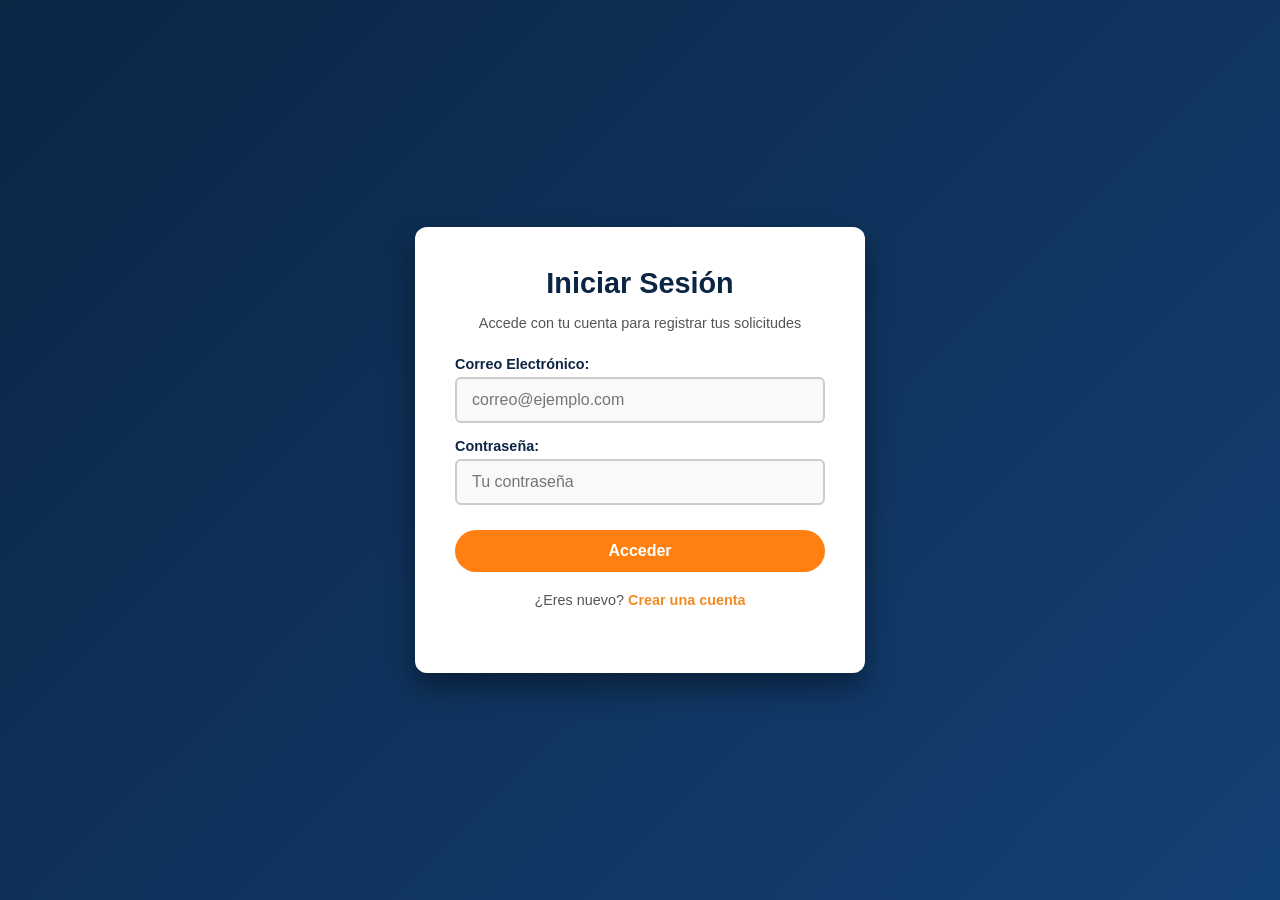
<file: login.html>
<!DOCTYPE html>
<html lang="es">
<head>
    <meta charset="UTF-8">
    <meta name="viewport" content="width=device-width, initial-scale=1.0">
    <title>Iniciar Sesión | LuzCentro Perú</title>
    <link rel="stylesheet" href="css/login.css">
    <!-- Estilos para alternar entre Login y Registro -->
    <style>
        .toggle-enlace {
            text-align: center;
            margin-top: 20px;
            font-size: 0.9em;
        }
        .toggle-enlace a {
            color: #f28b24;
            text-decoration: none;
            font-weight: bold;
        }
        .toggle-enlace a:hover {
            text-decoration: underline;
        }
    </style>
</head>
<body>

    <main>
        <!-- Formulario de Iniciar Sesión -->
        <section id="vista-login" class="seccion-login">
            <h2>Iniciar Sesión</h2>
            <p>Accede con tu cuenta para registrar tus solicitudes</p>

            <form id="form-login">
                <div>
                    <label for="log-correo">Correo Electrónico:</label>
                    <input type="email" id="log-correo" placeholder="correo@ejemplo.com" required>
                </div>

                <div>
                    <label for="log-pass">Contraseña:</label>
                    <input type="password" id="log-pass" placeholder="Tu contraseña" required>
                </div>

                <button type="submit">Acceder</button>
            </form>
            
            <div class="toggle-enlace">
                <p>¿Eres nuevo? <a href="#" id="btn-ir-registro">Crear una cuenta</a></p>
            </div>
        </section>

        <!-- Formulario de Crear Cuenta (Oculto al inicio) -->
        <section id="vista-registro" class="seccion-registro" style="display: none;">
            <h2>Crear Cuenta</h2>
            <p>Regístrate como usuario en LuzCentro Perú</p>

            <form id="form-registro">
                <div>
                    <label for="reg-nombre">Nombre Completo:</label>
                    <input type="text" id="reg-nombre" placeholder="Ej. Juan Pérez" required>
                </div>

                <div>
                    <label for="reg-correo">Correo Electrónico:</label>
                    <input type="email" id="reg-correo" placeholder="correo@ejemplo.com" required>
                </div>

                <div>
                    <label for="reg-pass">Contraseña:</label>
                    <input type="password" id="reg-pass" placeholder="Mínimo 6 caracteres" required minlength="6">
                </div>

                <button type="submit">Crear Cuenta</button>
            </form>

            <div class="toggle-enlace">
                <p>¿Ya tienes cuenta? <a href="#" id="btn-ir-login">Iniciar sesión</a></p>
            </div>
        </section>
    </main>

    <!-- Script para alternar vistas de login y registro -->
    <script>
        const vistaLogin = document.getElementById('vista-login');
        const vistaRegistro = document.getElementById('vista-registro');
        const btnIrRegistro = document.getElementById('btn-ir-registro');
        const btnIrLogin = document.getElementById('btn-ir-login');

        btnIrRegistro.addEventListener('click', function(e) {
            e.preventDefault();
            vistaLogin.style.display = 'none';
            vistaRegistro.style.display = 'block';
        });

        btnIrLogin.addEventListener('click', function(e) {
            e.preventDefault();
            vistaRegistro.style.display = 'none';
            vistaLogin.style.display = 'block';
        });
    </script>

    <!-- Módulo de autenticación -->
    <script type="module" src="js/auth.js"></script>
</body>
</html>
</file>
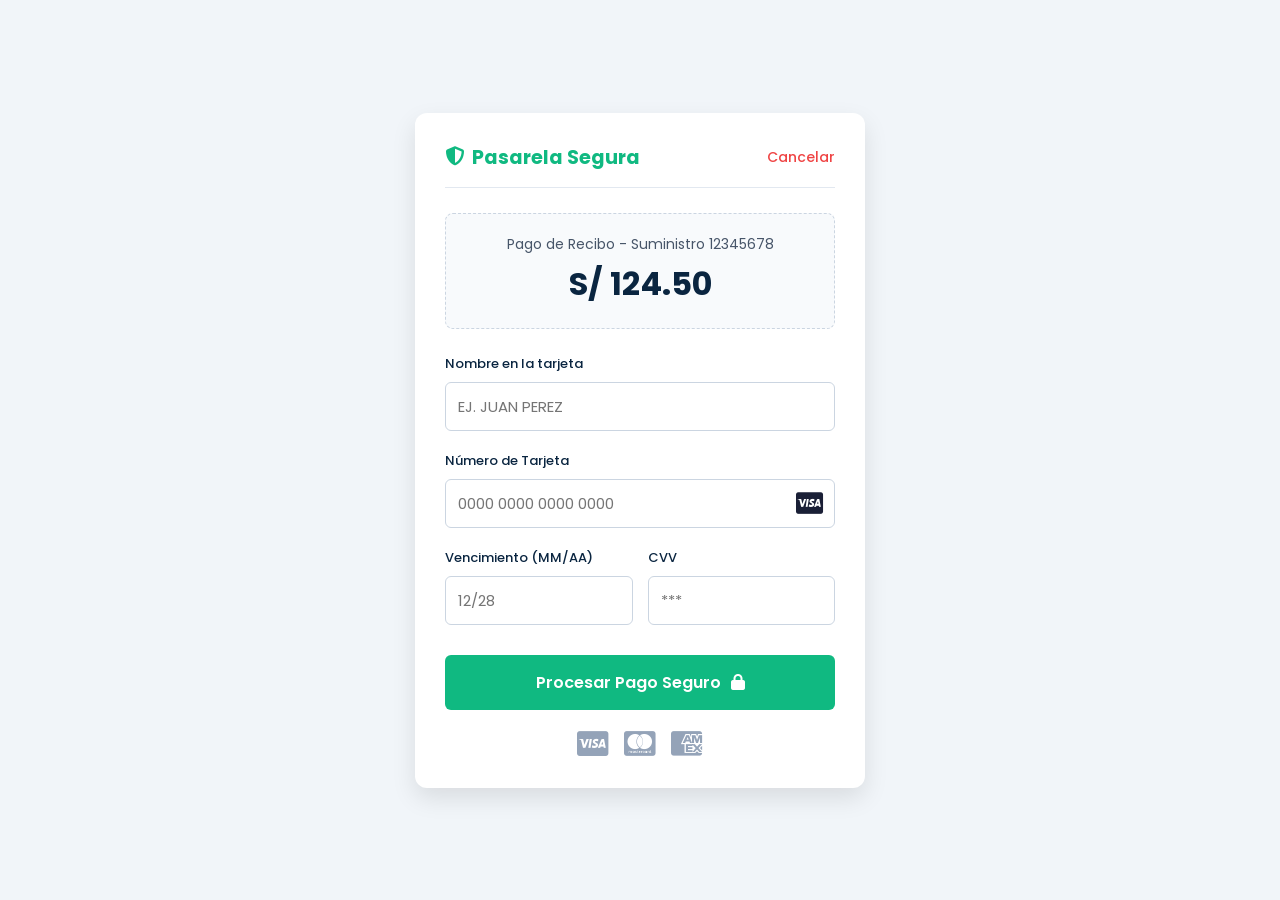
<file: pago-recibo.html>
<!DOCTYPE html>
<html lang="es">
<head>
    <meta charset="UTF-8">
    <meta name="viewport" content="width=device-width, initial-scale=1.0">
    <title>Pago en Línea | LuzCentro Perú</title>
    <link rel="stylesheet" href="css/pago-recibo.css">
    <link rel="stylesheet" href="https://cdnjs.cloudflare.com/ajax/libs/font-awesome/6.4.0/css/all.min.css">
</head>
<body>
    <div class="contenedor-pago">
        <div class="tarjeta-pago">
            <div class="cabecera-pago">
                <h2><i class="fa-solid fa-shield-halved"></i> Pasarela Segura</h2>
                <a href="servicios.html" class="btn-cancelar" id="btn-cancelar">Cancelar</a>
            </div>
            
            <!-- CONTENEDOR DEL FORMULARIO DE PAGO -->
            <div id="seccion-formulario">
                <div class="resumen-compra">
                    <p>Pago de Recibo - Suministro <span id="num-suministro-pago">12345678</span></p>
                    <h2 id="monto-mostrar">S/ 124.50</h2>
                </div>

                <form id="form-pago">
                    <div class="grupo-input">
                        <label>Nombre en la tarjeta</label>
                        <input type="text" id="nombre-tarjeta" placeholder="EJ. JUAN PEREZ" required autocomplete="off">
                    </div>
                    
                    <div class="grupo-input">
                        <label>Número de Tarjeta</label>
                        <div class="input-icono">
                            <i class="fa-brands fa-cc-visa" id="icono-tarjeta"></i>
                            <input type="text" id="numero-tarjeta" placeholder="0000 0000 0000 0000" maxlength="19" required autocomplete="off">
                        </div>
                    </div>
                    
                    <div class="grid-2">
                        <div class="grupo-input">
                            <label>Vencimiento (MM/AA)</label>
                            <input type="text" id="fecha-vencimiento" placeholder="12/28" maxlength="5" required autocomplete="off">
                        </div>
                        <div class="grupo-input">
                            <label>CVV</label>
                            <input type="password" id="cvv-tarjeta" placeholder="***" maxlength="3" required autocomplete="off">
                        </div>
                    </div>
                    
                    <button type="submit" class="btn-pagar-final" id="btn-procesar">Procesar Pago Seguro <i class="fa-solid fa-lock"></i></button>
                </form>
                
                <div class="logos-tarjetas">
                    <i class="fa-brands fa-cc-visa"></i>
                    <i class="fa-brands fa-cc-mastercard"></i>
                    <i class="fa-brands fa-cc-amex"></i>
                </div>
            </div>

            <!-- CONTENEDOR DE ÉXITO (Oculto por defecto) -->
            <div id="seccion-exito" style="display: none; text-align: center; padding: 40px 20px;">
                <i class="fa-solid fa-circle-check" style="font-size: 5rem; color: #10b981; margin-bottom: 20px;"></i>
                <h2 style="color: #0a2540; margin-bottom: 10px;">¡Pago Exitoso!</h2>
                <p style="color: #64748b; margin-bottom: 25px;">Tu pago se ha registrado correctamente y tu recibo ha sido cancelado.</p>
                <div style="background: #f1f5f9; padding: 15px; border-radius: 8px; margin-bottom: 25px; text-align: left; font-size: 0.9em; color: #475569;">
                    <strong>Titular:</strong> <span id="resumen-nombre"></span><br>
                    <strong>Tarjeta:</strong> <span id="resumen-tarjeta"></span><br>
                    <strong>Monto pagado:</strong> <span id="resumen-monto">S/ 124.50</span>
                </div>
                <a href="servicios.html" class="btn-pagar-final" style="display: inline-block; text-decoration: none;">Volver a Servicios</a>
            </div>

        </div>
    </div>

    <!-- SCRIPT TIPO MODULE PARA CONECTAR A NEON Y FORMATEAR -->
    <script type="module">
        import { sql } from './js/neon-config.js';
        import { mostrarNotificacion } from './js/auth.js';

        // ELEMENTOS DEL DOM
        const formPago = document.getElementById('form-pago');
        const inputTarjeta = document.getElementById('numero-tarjeta');
        const inputFecha = document.getElementById('fecha-vencimiento');
        const inputCVV = document.getElementById('cvv-tarjeta');
        const inputNombre = document.getElementById('nombre-tarjeta');
        
        const seccionFormulario = document.getElementById('seccion-formulario');
        const seccionExito = document.getElementById('seccion-exito');
        const btnProcesar = document.getElementById('btn-procesar');
        const btnCancelar = document.getElementById('btn-cancelar');

        // LECTURA DINÁMICA DE PARÁMETROS DE LA URL
        const urlParams = new URLSearchParams(window.location.search);
        const suministro = urlParams.get('suministro') || '12345678';
        const monto = parseFloat(urlParams.get('monto')) || 124.50;

        // ACTUALIZACIÓN DE INTERFAZ CON DATOS DINÁMICOS
        document.getElementById('num-suministro-pago').textContent = suministro;
        document.getElementById('monto-mostrar').textContent = `S/ ${monto.toFixed(2)}`;
        document.getElementById('resumen-monto').textContent = `S/ ${monto.toFixed(2)}`;

        // --- 1. LÓGICA DE FORMATEO DE TARJETA (Visual) ---
        inputTarjeta.addEventListener('input', function (e) {
            let valor = e.target.value.replace(/\D/g, '');
            let valorFormateado = '';
            for (let i = 0; i < valor.length; i++) {
                if (i > 0 && i % 4 === 0) valorFormateado += ' ';
                valorFormateado += valor[i];
            }
            e.target.value = valorFormateado;
        });

        inputFecha.addEventListener('input', function (e) {
            let valor = e.target.value.replace(/\D/g, '');
            if (valor.length > 2) valor = valor.substring(0, 2) + '/' + valor.substring(2, 4);
            e.target.value = valor;
        });

        inputCVV.addEventListener('input', function (e) {
            e.target.value = e.target.value.replace(/\D/g, '').substring(0, 3);
        });

        inputNombre.addEventListener('input', function (e) {
            e.target.value = e.target.value.toUpperCase().replace(/[^A-ZÁÉÍÓÚÑ\s]/g, '');
        });

        // --- 2. LÓGICA DE GUARDADO EN BASE DE DATOS ---
        formPago.addEventListener('submit', async (e) => {
            e.preventDefault();

            // Extraer nombre y enmascarar tarjeta
            const nombre = inputNombre.value.trim();
            const numCompleto = inputTarjeta.value.replace(/\s/g, ''); // Quitar espacios
            
            // Validación de longitud de tarjeta
            if (numCompleto.length < 16) {
                mostrarNotificacion('Por favor, ingresa los 16 dígitos de la tarjeta.', 'advertencia');
                return;
            }

            // Crear máscara segura (Ej: **** **** **** 4567)
            const ultimos4 = numCompleto.slice(-4);
            const tarjetaEnmascarada = `**** **** **** ${ultimos4}`;

            try {
                // Cambiar estado del botón mientras procesa
                btnProcesar.disabled = true;
                btnProcesar.innerHTML = 'Procesando pago... <i class="fa-solid fa-circle-notch fa-spin"></i>';

                // A. Insertar el registro en la tabla de pagos
                await sql`
                    INSERT INTO registro_pagos (numero_suministro, titular_tarjeta, tarjeta_enmascarada, monto)
                    VALUES (${suministro}, ${nombre}, ${tarjetaEnmascarada}, ${monto})
                `;

                // B. Actualizar el estado de la factura para que ya no figure como pendiente
                await sql`
                    UPDATE facturacion 
                    SET estado = 'pagado' 
                    WHERE numero_suministro = ${suministro}
                `;

                // Mostrar pantalla de éxito
                document.getElementById('resumen-nombre').textContent = nombre;
                document.getElementById('resumen-tarjeta').textContent = tarjetaEnmascarada;
                
                seccionFormulario.style.display = 'none';
                btnCancelar.style.display = 'none';
                seccionExito.style.display = 'block';

            } catch (error) {
                console.error('Error al procesar el pago en Neon:', error);
                mostrarNotificacion('Lo sentimos, hubo un error de conexión al procesar el pago. Inténtalo de nuevo.', 'error', 6000);
            } finally {
                btnProcesar.disabled = false;
                btnProcesar.innerHTML = 'Procesar Pago Seguro <i class="fa-solid fa-lock"></i>';
            }
        });
    </script>
</body>
</html>
</file>
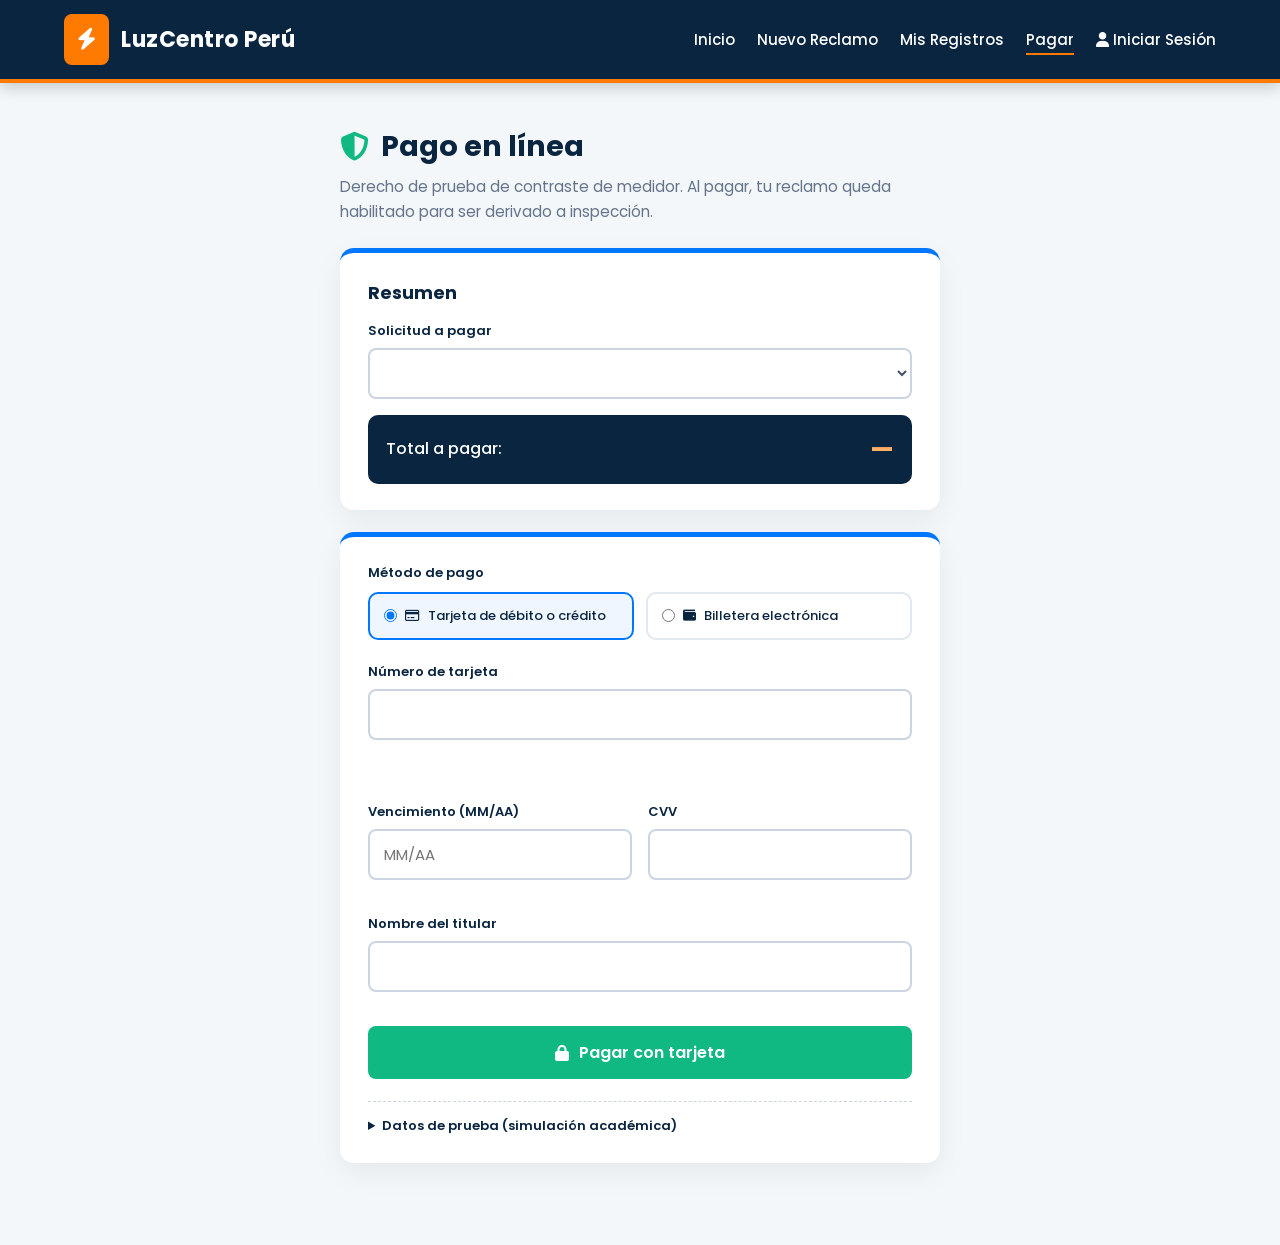
<file: pago.html>
<!DOCTYPE html>
<html lang="es">
<head>
    <meta charset="UTF-8">
    <meta name="viewport" content="width=device-width, initial-scale=1.0">
    <title>Pagar derecho de contraste | LuzCentro Perú</title>
    <link rel="stylesheet" href="css/pago.css">
    <link rel="stylesheet" href="https://cdnjs.cloudflare.com/ajax/libs/font-awesome/6.4.0/css/all.min.css">
</head>
<body>
    <header id="menu-principal">
        <div class="logo-container">
            <div class="logo-box"><i class="fa-solid fa-bolt"></i></div>
            <h1>LuzCentro Perú</h1>
        </div>
        <nav aria-label="Navegación principal">
            <ul>
                <li><a href="index.html">Inicio</a></li>
                <li><a href="formulario.html">Nuevo Reclamo</a></li>
                <li><a href="actualizar.html">Mis Registros</a></li>
                <li><a href="pago.html" class="activo" aria-current="page">Pagar</a></li>

                <!-- Enlaces para usuarios no logueados (los reemplaza js/auth.js al detectar la sesión) -->
                <li class="guest-only"><a href="login.html"><i class="fa-solid fa-user"></i> Iniciar Sesión</a></li>
            </ul>
        </nav>
    </header>

    <main class="contenedor-pago">
        <h2 class="titulo-pagina"><i class="fa-solid fa-shield-halved"></i> Pago en línea</h2>
        <p class="subtitulo-pagina">Derecho de prueba de contraste de medidor. Al pagar, tu reclamo queda habilitado para ser derivado a inspección.</p>

        <section class="tarjeta" aria-labelledby="t-resumen">
            <h3 id="t-resumen">Resumen</h3>
            <label for="registro">Solicitud a pagar</label>
            <select id="registro" name="registro"></select>
            <p class="total-pagar">Total a pagar: <strong id="resumen-monto">—</strong></p>
        </section>

        <p id="mensaje-pago" role="status" aria-live="polite"></p>

        <section class="tarjeta" id="bloque-pago" aria-label="Datos de pago">
            <fieldset class="selector-metodo" id="selector-metodo">
                <legend>Método de pago</legend>
                <label class="opcion-metodo"><input type="radio" name="metodo" value="tarjeta" checked> <i class="fa-regular fa-credit-card"></i> Tarjeta de débito o crédito</label>
                <label class="opcion-metodo"><input type="radio" name="metodo" value="billetera"> <i class="fa-solid fa-wallet"></i> Billetera electrónica</label>
            </fieldset>

            <form id="form-tarjeta" novalidate>
                <div class="grupo">
                    <label for="numero">Número de tarjeta</label>
                    <input id="numero" name="numero" inputmode="numeric" autocomplete="cc-number" maxlength="23"
                           required aria-describedby="marca-detectada error-numero">
                    <span id="marca-detectada" class="marca"></span>
                    <span id="error-numero" class="error"></span>
                </div>

                <div class="fila-2">
                    <div class="grupo">
                        <label for="vencimiento">Vencimiento (MM/AA)</label>
                        <input id="vencimiento" name="vencimiento" inputmode="numeric" autocomplete="cc-exp" maxlength="5"
                               placeholder="MM/AA" required aria-describedby="error-vencimiento">
                        <span id="error-vencimiento" class="error"></span>
                    </div>
                    <div class="grupo">
                        <label for="cvv">CVV</label>
                        <input id="cvv" name="cvv" type="password" inputmode="numeric" autocomplete="cc-csc" maxlength="4"
                               required aria-describedby="error-cvv">
                        <span id="error-cvv" class="error"></span>
                    </div>
                </div>

                <div class="grupo">
                    <label for="titular">Nombre del titular</label>
                    <input id="titular" name="titular" autocomplete="cc-name" required aria-describedby="error-titular">
                    <span id="error-titular" class="error"></span>
                </div>

                <button type="submit" class="btn-pagar"><i class="fa-solid fa-lock"></i> Pagar con tarjeta</button>
            </form>

            <form id="form-billetera" novalidate hidden>
                <div class="grupo">
                    <label for="proveedor">Billetera</label>
                    <select id="proveedor" name="proveedor">
                        <option value="andipay">AndiPay</option>
                        <option value="pagomovil">PagoMóvil</option>
                    </select>
                </div>

                <div class="grupo">
                    <label for="celular">Celular afiliado</label>
                    <input id="celular" name="celular" inputmode="numeric" autocomplete="tel-national" maxlength="9"
                           required aria-describedby="error-celular">
                    <span id="error-celular" class="error"></span>
                </div>

                <div class="grupo">
                    <label for="codigo">Código de aprobación (6 dígitos que muestra tu billetera)</label>
                    <input id="codigo" name="codigo" inputmode="numeric" autocomplete="one-time-code" maxlength="6"
                           required aria-describedby="error-codigo">
                    <span id="error-codigo" class="error"></span>
                </div>

                <button type="submit" class="btn-pagar"><i class="fa-solid fa-lock"></i> Pagar con billetera</button>
            </form>

            <details class="ayuda-prueba">
                <summary>Datos de prueba (simulación académica)</summary>
                <ul>
                    <li>Visa aprobada: 4111 1111 1111 1111 · 12/29 · CVV 123</li>
                    <li>Visa sin saldo: 4000 0000 0000 0002 · 08/28 · CVV 456</li>
                    <li>Mastercard crédito: 5555 5555 5555 4444 · 05/30 · CVV 789</li>
                    <li>Mastercard bloqueada: 5105 1051 0510 5100 · 03/27 · CVV 321</li>
                    <li>American Express: 3782 8224 6310 005 · 11/28 · CVV 1234</li>
                    <li>AndiPay: 987654321 · código 123456 (PagoMóvil 912345678 · 654321 tiene saldo insuficiente)</li>
                </ul>
                <p>En un sistema real, los datos de la tarjeta los captura una pasarela certificada PCI DSS y nunca llegan a la base de datos del comercio.</p>
            </details>
        </section>
    </main>

    <script type="module" src="js/auth.js"></script>
    <script type="module" src="js/pago.js"></script>
</body>
</html>
</file>
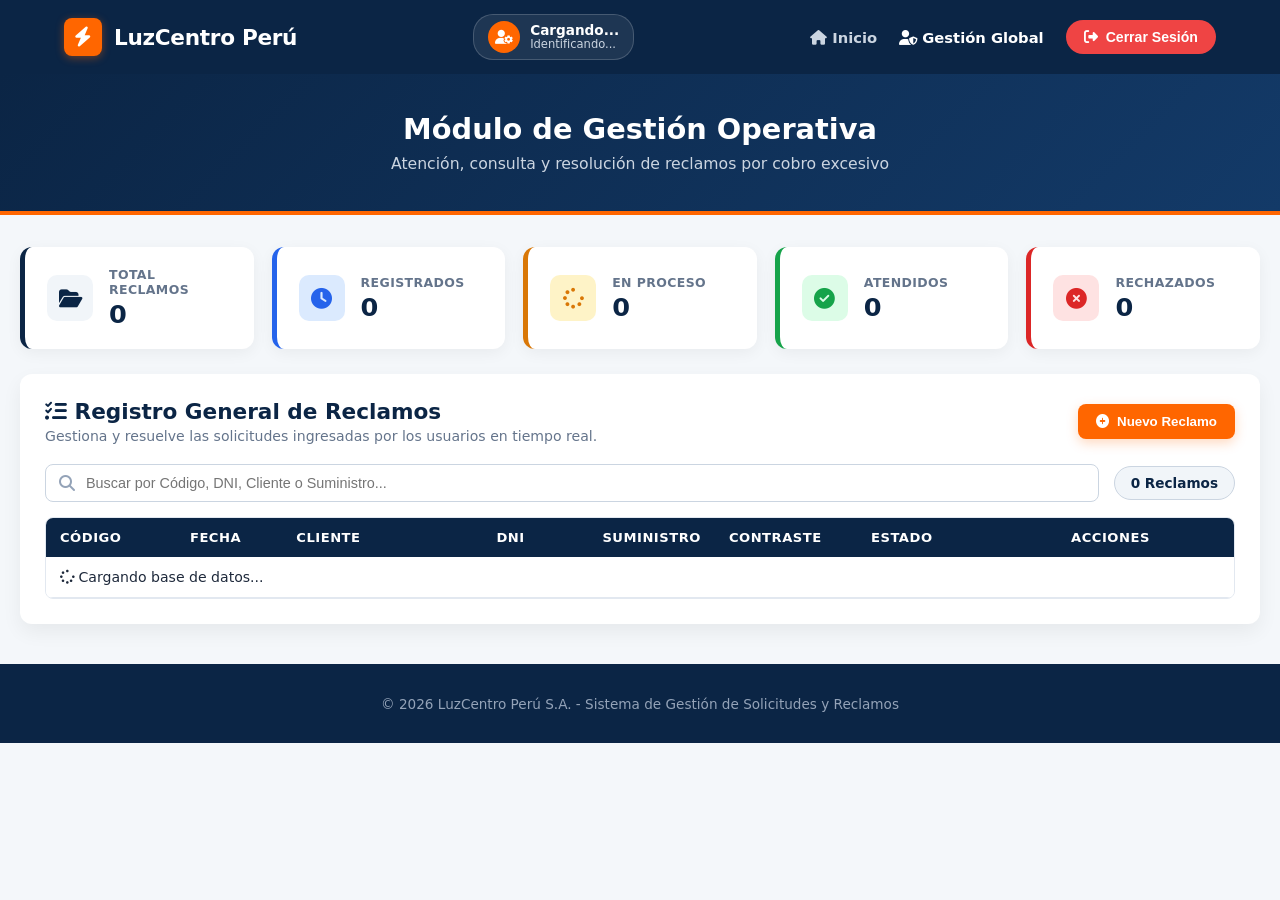
<file: panel.html>
<!DOCTYPE html>
<html lang="es">
<head>
    <meta charset="UTF-8">
    <meta name="viewport" content="width=device-width, initial-scale=1.0">
    <title>Panel de Control Operativo | LuzCentro Perú</title>
    <link rel="stylesheet" href="css/panel.css">
    <link rel="stylesheet" href="https://cdnjs.cloudflare.com/ajax/libs/font-awesome/6.4.0/css/all.min.css">
</head>
<body>
    <!-- HEADER CORPORATIVO -->
    <header id="menu-principal">
        <div class="logo-container">
            <div class="logo-box"><i class="fa-solid fa-bolt"></i></div>
            <h1 class="logo-texto">LuzCentro Perú</h1>
        </div>

        <div class="usuario-sesion-badge" id="info-usuario-sesion">
            <div class="user-avatar"><i class="fa-solid fa-user-gear"></i></div>
            <div class="user-details">
                <span id="user-nombre" class="user-name">Cargando...</span>
                <span id="user-rol-turno" class="user-role-shift">Identificando...</span>
            </div>
        </div>

        <nav>
            <ul>
                <li><a href="index.html"><i class="fa-solid fa-house"></i> Inicio</a></li>
                <li><a href="panel.html" class="activo"><i class="fa-solid fa-user-shield"></i> Gestión Global</a></li>
                <li>
                    <button id="btn-cerrar-sesion" class="btn-cerrar-nav">
                        <i class="fa-solid fa-right-from-bracket"></i> Cerrar Sesión
                    </button>
                </li>
            </ul>
        </nav>
    </header>

    <!-- BANNER DE TITULO -->
    <div class="banner-interno">
        <div class="contenido-banner">
            <h2>Módulo de Gestión Operativa</h2>
            <p>Atención, consulta y resolución de reclamos por cobro excesivo</p>
        </div>
    </div>

    <!-- CONTENEDOR PRINCIPAL -->
    <main class="contenedor-panel">

        <!-- TARJETAS DE INDICADORES KPI EN TIEMPO REAL -->
        <section class="kpi-grid">
            <div class="kpi-card total">
                <div class="kpi-icono"><i class="fa-solid fa-folder-open"></i></div>
                <div class="kpi-info">
                    <span class="kpi-titulo">Total Reclamos</span>
                    <h3 id="kpi-total" class="kpi-valor">0</h3>
                </div>
            </div>
            <div class="kpi-card registrados">
                <div class="kpi-icono"><i class="fa-solid fa-clock"></i></div>
                <div class="kpi-info">
                    <span class="kpi-titulo">Registrados</span>
                    <h3 id="kpi-registrados" class="kpi-valor">0</h3>
                </div>
            </div>
            <div class="kpi-card proceso">
                <div class="kpi-icono"><i class="fa-solid fa-spinner"></i></div>
                <div class="kpi-info">
                    <span class="kpi-titulo">En Proceso</span>
                    <h3 id="kpi-proceso" class="kpi-valor">0</h3>
                </div>
            </div>
            <div class="kpi-card atendidos">
                <div class="kpi-icono"><i class="fa-solid fa-circle-check"></i></div>
                <div class="kpi-info">
                    <span class="kpi-titulo">Atendidos</span>
                    <h3 id="kpi-atendidos" class="kpi-valor">0</h3>
                </div>
            </div>
            <div class="kpi-card rechazados">
                <div class="kpi-icono"><i class="fa-solid fa-circle-xmark"></i></div>
                <div class="kpi-info">
                    <span class="kpi-titulo">Rechazados</span>
                    <h3 id="kpi-rechazados" class="kpi-valor">0</h3>
                </div>
            </div>
        </section>

        <!-- CAJA PRINCIPAL DE REGISTROS -->
        <div class="caja-panel">
            <div class="cabecera-panel">
                <div class="titulo-seccion">
                    <h2><i class="fa-solid fa-list-check"></i> Registro General de Reclamos</h2>
                    <p>Gestiona y resuelve las solicitudes ingresadas por los usuarios en tiempo real.</p>
                </div>
                <button id="btn-abrir-crear" class="btn-nuevo-reclamo">
                    <i class="fa-solid fa-plus-circle"></i> Nuevo Reclamo
                </button>
            </div>

            <!-- BARRA DE BÚSQUEDA Y METRICAS -->
            <div class="barra-busqueda">
                <div class="input-buscar-container">
                    <i class="fa-solid fa-magnifying-glass"></i>
                    <input type="text" id="input-buscar" placeholder="Buscar por Código, DNI, Cliente o Suministro...">
                </div>
                <div id="total-registros" class="badge-total">0 Reclamos</div>
            </div>

            <!-- TABLA CON ESTADOS VISUALES -->
            <div class="contenedor-tabla">
                <table class="tabla-gestion" id="tabla-solicitudes">
                    <thead>
                        <tr>
                            <th style="width: 11%;">Código</th>
                            <th style="width: 9%;">Fecha</th>
                            <th style="width: 17%;">Cliente</th>
                            <th style="width: 9%;">DNI</th>
                            <th style="width: 10%;">Suministro</th>
                            <th style="width: 12%;">Contraste</th>
                            <th style="width: 11%;">Estado</th>
                            <th style="width: 21%; text-align: center;">Acciones</th>
                        </tr>
                    </thead>
                    <tbody>
                        <tr>
                            <td colspan="8" class="texto-cargando">
                                <i class="fa-solid fa-spinner fa-spin"></i> Cargando base de datos...
                            </td>
                        </tr>
                    </tbody>
                </table>
            </div>
        </div>
    </main>

    <!-- MODAL ATENCIÓN Y DICTAMEN -->
    <div id="modal-atencion" class="modal-overlay">
        <div class="modal-card modal-lg">
            <div class="modal-header">
                <h3><i class="fa-solid fa-headset"></i> Centro de Atención y Dictamen de Reclamo</h3>
                <button type="button" class="btn-cerrar-x" id="btn-cerrar-atencion-x">&times;</button>
            </div>
            <div class="modal-body">
                <div class="detalle-grid">
                    <div class="detalle-item">
                        <span class="label">Código de Reclamo:</span>
                        <strong id="det-codigo" class="val-codigo">-</strong>
                    </div>
                    <div class="detalle-item">
                        <span class="label">Fecha de Registro:</span>
                        <span id="det-fecha" class="val-texto">-</span>
                    </div>
                    <div class="detalle-item">
                        <span class="label">Cliente:</span>
                        <span id="det-cliente" class="val-texto">-</span>
                    </div>
                    <div class="detalle-item">
                        <span class="label">DNI / RUC:</span>
                        <span id="det-dni" class="val-texto">-</span>
                    </div>
                    <div class="detalle-item">
                        <span class="label">N° Suministro:</span>
                        <span id="det-suministro" class="val-texto">-</span>
                    </div>
                    <div class="detalle-item">
                        <span class="label">Estado Actual:</span>
                        <span id="det-estado-badge" class="badge-estado">-</span>
                    </div>
                    <div class="detalle-item">
                        <span class="label">Derecho de contraste:</span>
                        <span id="det-monto" class="val-texto">-</span>
                    </div>
                    <div class="detalle-item">
                        <span class="label">Estado de pago:</span>
                        <span id="det-pago" class="val-texto">-</span>
                    </div>
                    <div class="detalle-item full-width">
                        <span class="label">Fundamento / Sustento del Cliente:</span>
                        <div id="det-comentario" class="caja-comentario">-</div>
                    </div>
                </div>

                <hr class="divisor-modal">

                <div class="campo-grupo">
                    <label for="respuesta-admin"><i class="fa-solid fa-pen-to-square"></i> Respuesta u Observación de la Empresa:</label>
                    <textarea id="respuesta-admin" placeholder="Escriba la solución, ajuste de facturación o motivo de rechazo..." rows="3"></textarea>
                </div>

                <div class="modal-footer-acciones">
                    <span class="label-dictamen">Dictaminar Estado:</span>
                    <div class="grupo-botones-dictamen">
                        <button type="button" id="btn-dictamen-proceso" class="btn-accion-proceso">
                            <i class="fa-solid fa-spinner"></i> En Proceso
                        </button>
                        <button type="button" id="btn-dictamen-rechazar" class="btn-accion-rechazar">
                            <i class="fa-solid fa-circle-xmark"></i> Rechazar
                        </button>
                        <button type="button" id="btn-dictamen-atender" class="btn-accion-atender">
                            <i class="fa-solid fa-circle-check"></i> Atender
                        </button>
                    </div>
                </div>
            </div>
        </div>
    </div>

    <!-- MODAL CREAR RECLAMO -->
    <div id="modal-crear" class="modal-overlay">
        <div class="modal-card">
            <div class="modal-header">
                <h3><i class="fa-solid fa-square-plus"></i> Registrar Nuevo Reclamo</h3>
                <button type="button" class="btn-cerrar-x" id="btn-cerrar-crear-x">&times;</button>
            </div>
            
            <form id="form-crear-admin" class="modal-body">
                <div class="campo-grupo">
                    <label for="crear-dni"><i class="fa-solid fa-id-card"></i> DNI del Cliente (8 dígitos) *</label>
                    <input type="text" id="crear-dni" placeholder="Ej. 73849102" minlength="8" maxlength="8" pattern="[0-9]{8}" inputmode="numeric" required>
                </div>

                <div class="campo-grupo">
                    <label for="crear-nombre"><i class="fa-solid fa-user"></i> Nombre Completo *</label>
                    <input type="text" id="crear-nombre" placeholder="Ej. Richard Luis Aguirre" required>
                </div>

                <div class="campo-grupo">
                    <label for="crear-suministro"><i class="fa-solid fa-bolt"></i> N° Suministro (6 a 8 dígitos) *</label>
                    <input type="text" id="crear-suministro" placeholder="Ej. 293819" minlength="6" maxlength="8" pattern="[0-9]{6,8}" inputmode="numeric" required>
                </div>

                <div class="grid-tarifa">
                    <div class="campo-grupo">
                        <label for="crear-tipo-medidor"><i class="fa-solid fa-gauge-high"></i> Tipo de medidor *</label>
                        <select id="crear-tipo-medidor">
                            <option value="monofasico">Monofásico (S/ 35.00)</option>
                            <option value="trifasico">Trifásico (S/ 75.00)</option>
                        </select>
                    </div>
                    <div class="campo-grupo">
                        <label for="crear-km"><i class="fa-solid fa-road"></i> Km fuera de zona urbana *</label>
                        <input type="number" id="crear-km" min="0" max="999" step="0.1" value="0" inputmode="decimal" required>
                    </div>
                </div>
                <p class="monto-crear">Derecho de contraste a cobrar en caja: <output id="crear-monto" for="crear-tipo-medidor crear-km" aria-live="polite">S/ 35.00</output></p>

                <div class="campo-grupo">
                    <label for="crear-comentario"><i class="fa-solid fa-comment-dots"></i> Fundamento del Cobro Excesivo *</label>
                    <textarea id="crear-comentario" placeholder="Describa el detalle o inconsistencia en la facturación..." rows="3" required></textarea>
                </div>

                <div class="modal-footer">
                    <button type="button" id="btn-cancelar-crear" class="btn-modal-cancelar">Cancelar</button>
                    <button type="submit" class="btn-modal-guardar"><i class="fa-solid fa-floppy-disk"></i> Guardar Registro</button>
                </div>
            </form>
        </div>
    </div>

    <!-- MODAL CONFIRMACIÓN DINÁMICO -->
    <div id="modal-confirmacion" class="modal-overlay">
        <div class="modal-card" style="max-width: 420px;">
            <div class="modal-header">
                <h3 id="confirm-titulo"><i class="fa-solid fa-circle-question"></i> Confirmación</h3>
            </div>
            <div class="modal-body confirm-body-content">
                <i class="fa-solid fa-triangle-exclamation confirm-icon"></i>
                <p id="confirm-mensaje" class="confirm-text">¿Estás seguro de realizar esta acción?</p>
            </div>
            <div class="modal-footer" style="justify-content: center; padding-bottom: 20px;">
                <button type="button" id="btn-confirm-no" class="btn-modal-cancelar">Cancelar</button>
                <button type="button" id="btn-confirm-si" class="btn-modal-guardar" style="background-color: #dc2626;">Confirmar</button>
            </div>
        </div>
    </div>

    <!-- CONTENEDOR DE ALERTAS TOAST -->
    <div id="toast-container"></div>

    <footer>
        <p>&copy; 2026 LuzCentro Perú S.A. - Sistema de Gestión de Solicitudes y Reclamos</p>
    </footer>

    <script type="module" src="js/panel.js"></script>
</body>
</html>
</file>
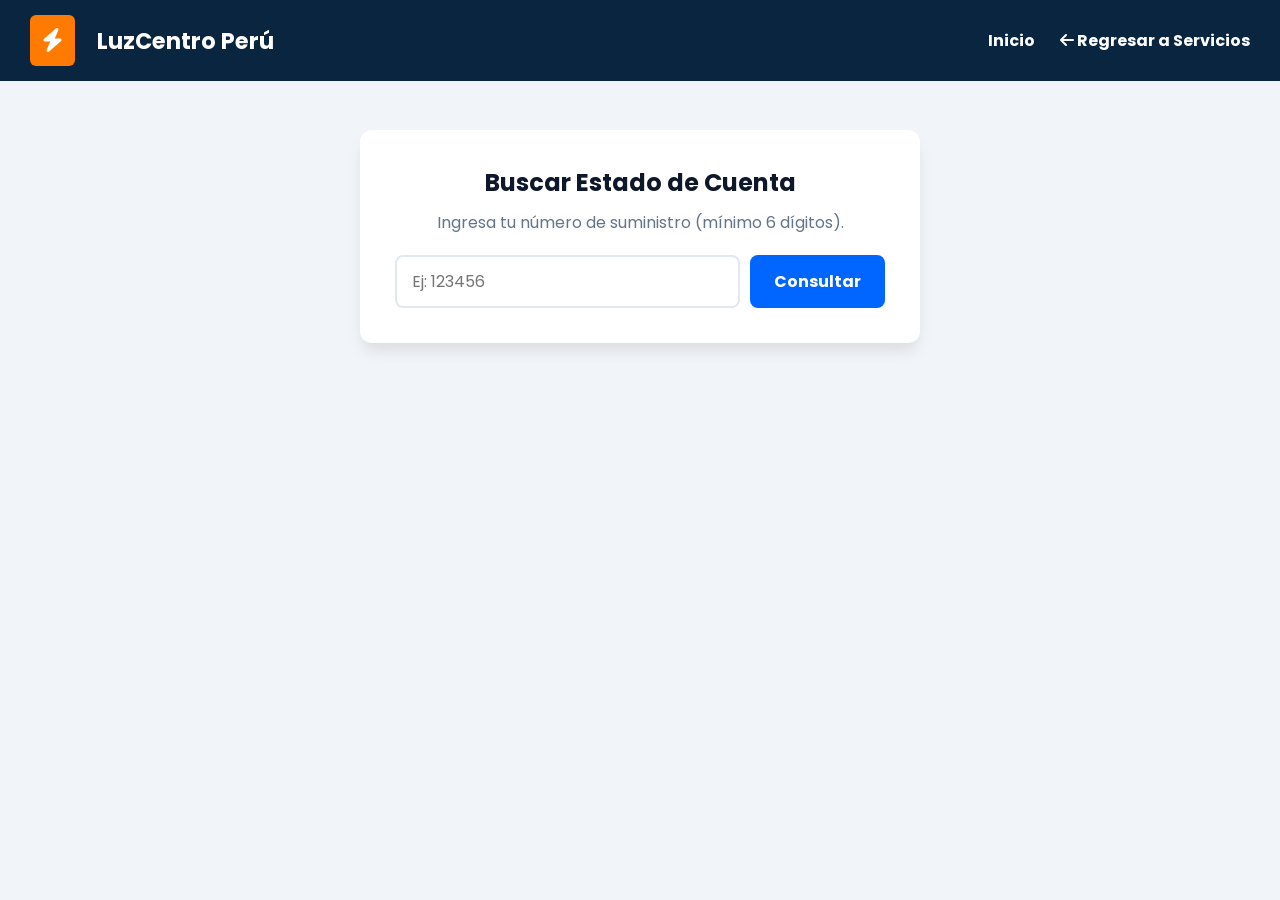
<file: recibos.html>
<!DOCTYPE html>
<html lang="es">
<head>
    <meta charset="UTF-8">
    <meta name="viewport" content="width=device-width, initial-scale=1.0">
    <title>Estado de Cuenta | LuzCentro Perú</title>
    <link rel="stylesheet" href="css/estado-cuenta.css">
    <link rel="stylesheet" href="https://cdnjs.cloudflare.com/ajax/libs/font-awesome/6.4.0/css/all.min.css">
    <style>
        /* CORRECCIÓN DE DISEÑO Y DESNIVELES */
        body { background-color: #f1f5f9; font-family: sans-serif; margin: 0; }
        header { background: #0a2540; color: white; padding: 15px 30px; display: flex; justify-content: space-between; align-items: center; position: fixed; top: 0; width: 100%; box-sizing: border-box; z-index: 100; }
        header a { color: white; text-decoration: none; font-weight: bold; }
        
        .contenedor-cuenta { 
            max-width: 600px; 
            margin: 130px auto 50px auto; 
            padding: 0 20px;
        }
        .caja-busqueda {
            background: white;
            padding: 35px;
            border-radius: 12px;
            box-shadow: 0 10px 15px -3px rgba(0,0,0,0.1);
            text-align: center;
        }
        .caja-busqueda h2 { margin-top: 0; color: #0f172a; }
        .barra-busqueda {
            display: flex;
            gap: 10px;
            margin-top: 20px;
            justify-content: center;
        }
        .barra-busqueda input {
            padding: 12px 15px;
            border: 2px solid #e2e8f0;
            border-radius: 8px;
            width: 65%;
            font-size: 16px;
            outline: none;
        }
        .barra-busqueda input:focus { border-color: #0066ff; }
        .btn-buscar {
            background: #0066ff;
            color: white;
            border: none;
            padding: 12px 24px;
            border-radius: 8px;
            cursor: pointer;
            font-weight: bold;
            font-size: 16px;
            transition: 0.3s;
        }
        .btn-buscar:hover { background: #0052cc; }

        /* OCULTAMOS EL RECIBO AL CARGAR LA PÁGINA */
        .resultado-simulado {
            display: none; 
            background: white;
            margin-top: 30px;
            border-radius: 12px;
            box-shadow: 0 10px 15px -3px rgba(0,0,0,0.1);
            overflow: hidden;
        }
        .cabecera-recibo { background: #0a2540; color: white; padding: 15px 25px; display: flex; justify-content: space-between; align-items: center; }
        .cabecera-recibo h3 { margin: 0; }
        .estado-pendiente { background: #ef4444; color: white; padding: 6px 12px; border-radius: 20px; font-size: 0.85em; font-weight: bold; }
        .cuerpo-recibo { padding: 25px; display: flex; justify-content: space-between; align-items: center; }
        .monto-deuda h4 { margin: 0; color: #64748b; font-size: 0.9em; text-transform: uppercase; }
        .monto-deuda h2 { margin: 5px 0 0 0; color: #0f172a; font-size: 2.2em; }
        
        .acciones-recibo { padding: 20px; background: #f8fafc; border-top: 1px solid #e2e8f0; display: flex; gap: 15px; justify-content: flex-end; }
        .btn-accion { padding: 10px 20px; border-radius: 6px; font-weight: 600; text-decoration: none; color: white; transition: 0.3s; }
        .btn-pagar { background: #10b981; }
        .btn-pagar:hover { background: #059669; }
        .btn-descargar { background: #475569; }
        .btn-descargar:hover { background: #334155; }
    </style>
</head>
<body>
    <header>
        <div class="logo-container" style="display: flex; align-items: center;">
            <div class="logo-box" style="font-size: 1.5rem;"><i class="fa-solid fa-bolt"></i></div>
            <h1 style="margin: 0 0 0 10px; font-size: 1.4rem;">LuzCentro Perú</h1>
        </div>
        <nav>
            <ul style="display: flex; gap: 25px; list-style: none; margin: 0; padding: 0;">
                <li><a href="index.html">Inicio</a></li>
                <li><a href="servicios.html"><i class="fa-solid fa-arrow-left"></i> Regresar a Servicios</a></li>
            </ul>
        </nav>
    </header>

    <main class="contenedor-cuenta">
        <div class="caja-busqueda">
            <h2>Buscar Estado de Cuenta</h2>
            <p style="color: #64748b;">Ingresa tu número de suministro (mínimo 6 dígitos).</p>
            <div class="barra-busqueda">
                <input type="text" id="input-suministro" placeholder="Ej: 123456" maxlength="10">
                <button class="btn-buscar" id="btn-consultar">Consultar</button>
            </div>
            <!-- Mensaje dinámico (errores o éxito sin deuda) -->
            <p id="msg-sistema" style="display: none; margin-top: 15px; font-weight: bold; font-size: 0.9em;"></p>
        </div>

        <!-- El recibo dinámico (datos traídos de la BD) -->
        <div class="resultado-simulado" id="resultado-recibo">
            <div class="cabecera-recibo">
                <h3 id="titulo-suministro">Detalle del Suministro: </h3>
                <span class="estado-pendiente">Pendiente de Pago</span>
            </div>
            <div class="cuerpo-recibo">
                <div class="datos-cliente">
                    <p><strong>Titular:</strong> <span id="dato-titular">Cargando...</span></p>
                    <p><strong>Mes de facturación:</strong> <span id="dato-mes">Cargando...</span></p>
                </div>
                <div class="monto-deuda">
                    <h4>Total a Pagar</h4>
                    <h2 id="dato-monto">S/ 0.00</h2>
                </div>
            </div>
            <div class="acciones-recibo">
                <a href="pago-recibo.html" class="btn-accion btn-pagar" id="btn-pagar-dinamico"><i class="fa-regular fa-credit-card"></i> Pagar en línea</a>
                <a href="#" class="btn-accion btn-descargar" onclick="window.print(); return false;"><i class="fa-solid fa-download"></i> Descargar PDF</a>
            </div>
        </div>
    </main>

    <!-- Módulo de autenticación -->
    <script type="module" src="js/auth.js"></script>

    <!-- SCRIPT TIPO MODULE PARA BUSCAR EN NEON -->
    <script type="module">
        import { sql } from './js/neon-config.js';

        const btnConsultar = document.getElementById('btn-consultar');
        const inputSuministro = document.getElementById('input-suministro');
        const resultado = document.getElementById('resultado-recibo');
        const msgSistema = document.getElementById('msg-sistema');

        // Elementos de la interfaz
        const tituloSuministro = document.getElementById('titulo-suministro');
        const datoTitular = document.getElementById('dato-titular');
        const datoMes = document.getElementById('dato-mes');
        const datoMonto = document.getElementById('dato-monto');
        const btnPagarDinamico = document.getElementById('btn-pagar-dinamico');

        btnConsultar.addEventListener('click', async () => {
            const suministro = inputSuministro.value.trim();

            // Validar longitud mínima de 6 dígitos
            if (suministro.length < 6) {
                resultado.style.display = 'none';
                msgSistema.style.color = '#ef4444';
                msgSistema.innerHTML = '<i class="fa-solid fa-circle-exclamation"></i> Ingresa un número de suministro válido (mínimo 6 dígitos).';
                msgSistema.style.display = 'block';
                return;
            }

            try {
                // Estado de carga
                btnConsultar.disabled = true;
                btnConsultar.textContent = 'Buscando...';
                msgSistema.style.display = 'none';
                resultado.style.display = 'none';

                // 1. Buscamos TODOS los registros de ese suministro
                const consulta = await sql`
                    SELECT * FROM facturacion 
                    WHERE numero_suministro = ${suministro}
                `;

                // 2. Verificamos si el suministro existe
                if (consulta.length === 0) {
                    msgSistema.style.color = '#ef4444';
                    msgSistema.innerHTML = '<i class="fa-solid fa-circle-xmark"></i> El número de suministro ingresado no existe en nuestros registros.';
                    msgSistema.style.display = 'block';
                } else {
                    // Verificamos si alguna factura está pendiente
                    const reciboPendiente = consulta.find(recibo => recibo.estado === 'pendiente');

                    if (reciboPendiente) {
                        // TIENE DEUDA: Mostramos el recibo y configuramos el botón de pago dinámico
                        tituloSuministro.innerText = 'Detalle del Suministro: ' + reciboPendiente.numero_suministro;
                        datoTitular.innerText = reciboPendiente.titular;
                        datoMes.innerText = reciboPendiente.mes_facturacion;
                        datoMonto.innerText = 'S/ ' + reciboPendiente.monto;
                        
                        // Redirección con parámetros URL a pago.html
                        btnPagarDinamico.href = `pago-recibo.html?suministro=${encodeURIComponent(reciboPendiente.numero_suministro)}&monto=${encodeURIComponent(reciboPendiente.monto)}`;

                        resultado.style.display = 'block';
                    } else {
                        // NO TIENE DEUDA
                        msgSistema.style.color = '#10b981';
                        msgSistema.innerHTML = '<i class="fa-solid fa-circle-check"></i> El suministro es válido y se encuentra al día. No hay recibos pendientes.';
                        msgSistema.style.display = 'block';
                    }
                }

            } catch (error) {
                console.error("Error al consultar Neon:", error);
                msgSistema.style.color = '#ef4444';
                msgSistema.innerHTML = '<i class="fa-solid fa-circle-exclamation"></i> Error al conectar con la base de datos.';
                msgSistema.style.display = 'block';
            } finally {
                btnConsultar.disabled = false;
                btnConsultar.textContent = 'Consultar';
            }
        });
    </script>
</body>
</html>
</file>
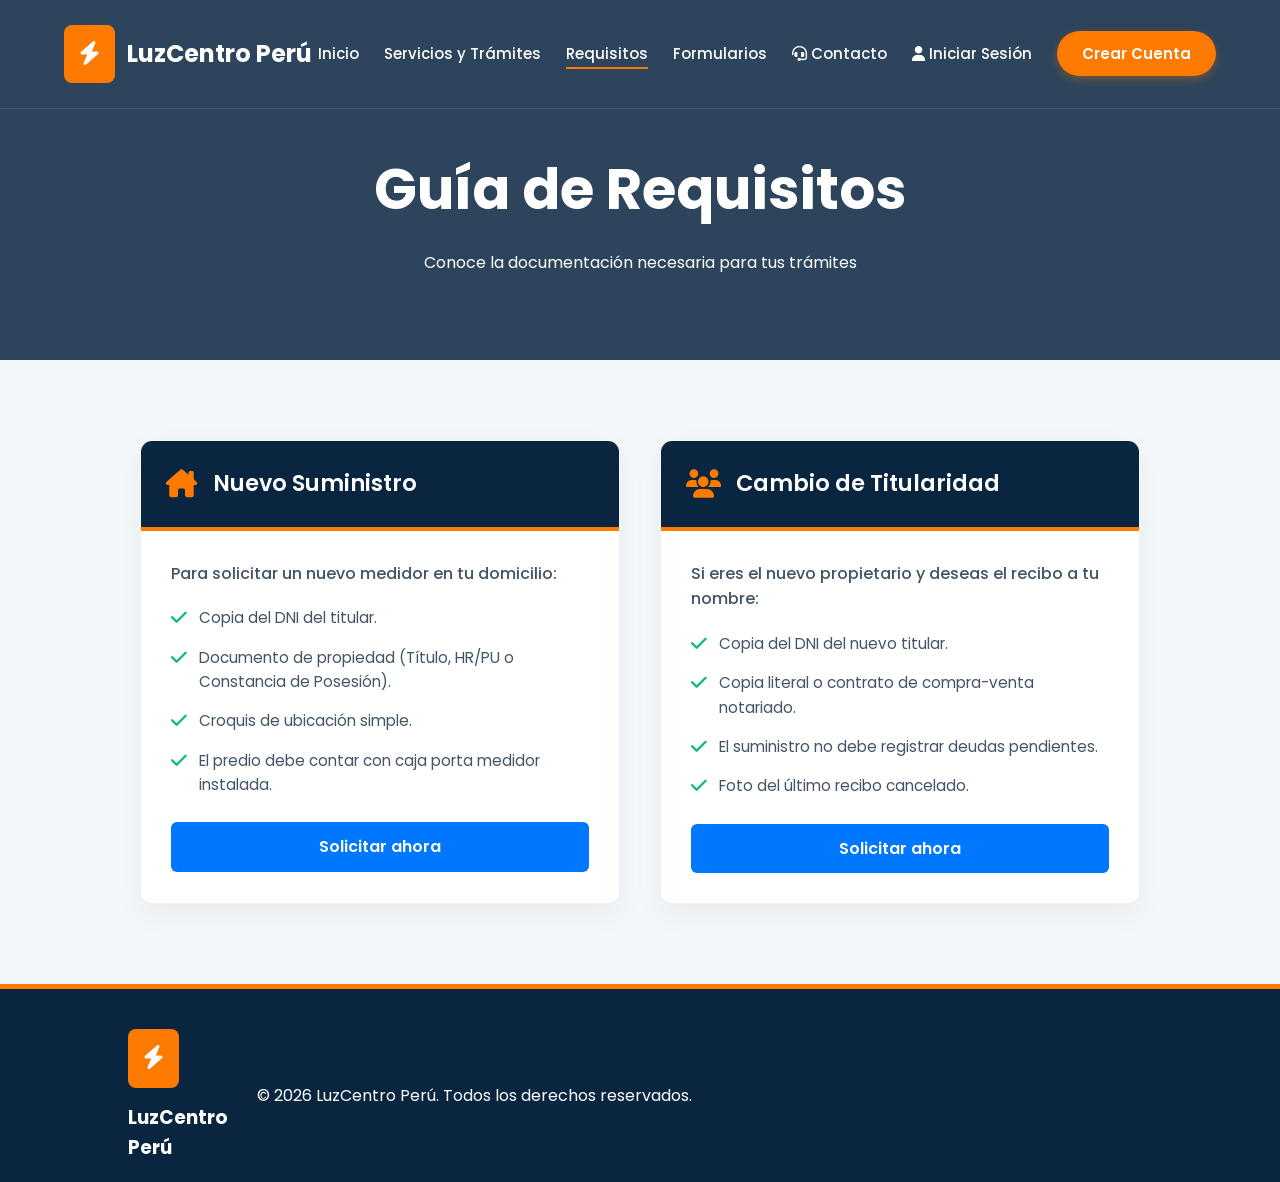
<file: requisitos.html>
<!DOCTYPE html>
<html lang="es">
<head>
    <meta charset="UTF-8">
    <meta name="viewport" content="width=device-width, initial-scale=1.0">
    <title>Requisitos | LuzCentro Perú</title>
    <link rel="stylesheet" href="css/requisitos.css">
    <link rel="stylesheet" href="https://cdnjs.cloudflare.com/ajax/libs/font-awesome/6.4.0/css/all.min.css">
</head>
<body>
    <header id="menu-principal">
        <div class="logo-container">
            <div class="logo-box"><i class="fa-solid fa-bolt"></i></div>
            <h1>LuzCentro Perú</h1>
        </div>
        <nav>
            <ul>
                <li><a href="index.html">Inicio</a></li>
                <li><a href="servicios.html">Servicios y Trámites</a></li>
                <li><a href="requisitos.html" class="activo">Requisitos</a></li>
                <li><a href="formulario.html">Formularios</a></li>
                <li><a href="contacto.html"><i class="fa-solid fa-headset"></i> Contacto</a></li>
                
                <!-- Enlaces para usuarios no logueados -->
                <li class="guest-only"><a href="login.html"><i class="fa-solid fa-user"></i> Iniciar Sesión</a></li>
                <li class="guest-only"><a href="registro.html" class="btn-nav">Crear Cuenta</a></li>
                
                <!-- Contenedor para usuario logueado (Oculto por defecto hasta que auth.js lo active) -->
                <li class="user-only" style="display: none;">
                    <div class="usuario-header-box">
                        <span class="usuario-header-link">
                            <i class="fa-solid fa-circle-user"></i> <span id="user-name-display">Usuario</span>
                        </span>
                        <button id="btn-cerrar-sesion" class="btn-cerrar-header">
                            <i class="fa-solid fa-right-from-bracket"></i> Cerrar Sesión
                        </button>
                    </div>
                </li>
            </ul>
        </nav>
    </header>

    <div class="banner-interno" style="background-image: linear-gradient(rgba(10,37,64,0.85), rgba(10,37,64,0.85)), url('https://images.unsplash.com/photo-1454165804606-c3d57bc86b40?auto=format&fit=crop&w=1920&q=80');">
        <div class="contenido-banner">
            <h1>Guía de Requisitos</h1>
            <p>Conoce la documentación necesaria para tus trámites</p>
        </div>
    </div>

    <section class="contenedor-requisitos">
        <div class="grid-requisitos">
            
            <!-- TARJETA: NUEVO SUMINISTRO -->
            <div class="tarjeta-req">
                <div class="cabecera-req">
                    <i class="fa-solid fa-house-chimney"></i>
                    <h3>Nuevo Suministro</h3>
                </div>
                <div class="cuerpo-req">
                    <p>Para solicitar un nuevo medidor en tu domicilio:</p>
                    <ul class="lista-check">
                        <li><i class="fa-solid fa-check"></i> Copia del DNI del titular.</li>
                        <li><i class="fa-solid fa-check"></i> Documento de propiedad (Título, HR/PU o Constancia de Posesión).</li>
                        <li><i class="fa-solid fa-check"></i> Croquis de ubicación simple.</li>
                        <li><i class="fa-solid fa-check"></i> El predio debe contar con caja porta medidor instalada.</li>
                    </ul>
                    <a href="formulario.html?tipo=nuevo" class="btn-req">Solicitar ahora</a>
                </div>
            </div>

            <!-- TARJETA: CAMBIO DE TITULARIDAD -->
            <div class="tarjeta-req">
                <div class="cabecera-req">
                    <i class="fa-solid fa-users"></i>
                    <h3>Cambio de Titularidad</h3>
                </div>
                <div class="cuerpo-req">
                    <p>Si eres el nuevo propietario y deseas el recibo a tu nombre:</p>
                    <ul class="lista-check">
                        <li><i class="fa-solid fa-check"></i> Copia del DNI del nuevo titular.</li>
                        <li><i class="fa-solid fa-check"></i> Copia literal o contrato de compra-venta notariado.</li>
                        <li><i class="fa-solid fa-check"></i> El suministro no debe registrar deudas pendientes.</li>
                        <li><i class="fa-solid fa-check"></i> Foto del último recibo cancelado.</li>
                    </ul>
                    <a href="formulario.html?tipo=cambio" class="btn-req">Solicitar ahora</a>
                </div>
            </div>

        </div>
    </section>

    <footer>
        <div class="footer-grid">
            <div class="footer-columna">
                <div class="logo-box" style="display:inline-block; margin-bottom:15px;"><i class="fa-solid fa-bolt"></i></div>
                <h3>LuzCentro Perú</h3>
            </div>
            <div class="footer-base" style="width:100%; border:none; padding-top:0;">
                <p>&copy; 2026 LuzCentro Perú. Todos los derechos reservados.</p>
            </div>
        </div>
    </footer>

    <!-- Módulo de autenticación -->
    <script type="module" src="js/auth.js"></script>

    <script>
        // Efecto visual en la barra de navegación al hacer scroll
        window.addEventListener("scroll", function() {
            var header = document.getElementById("menu-principal");
            if (window.scrollY > 50) {
                header.classList.add("scrolled");
            } else {
                header.classList.remove("scrolled");
            }
        });
    </script>
</body>
</html>
</file>
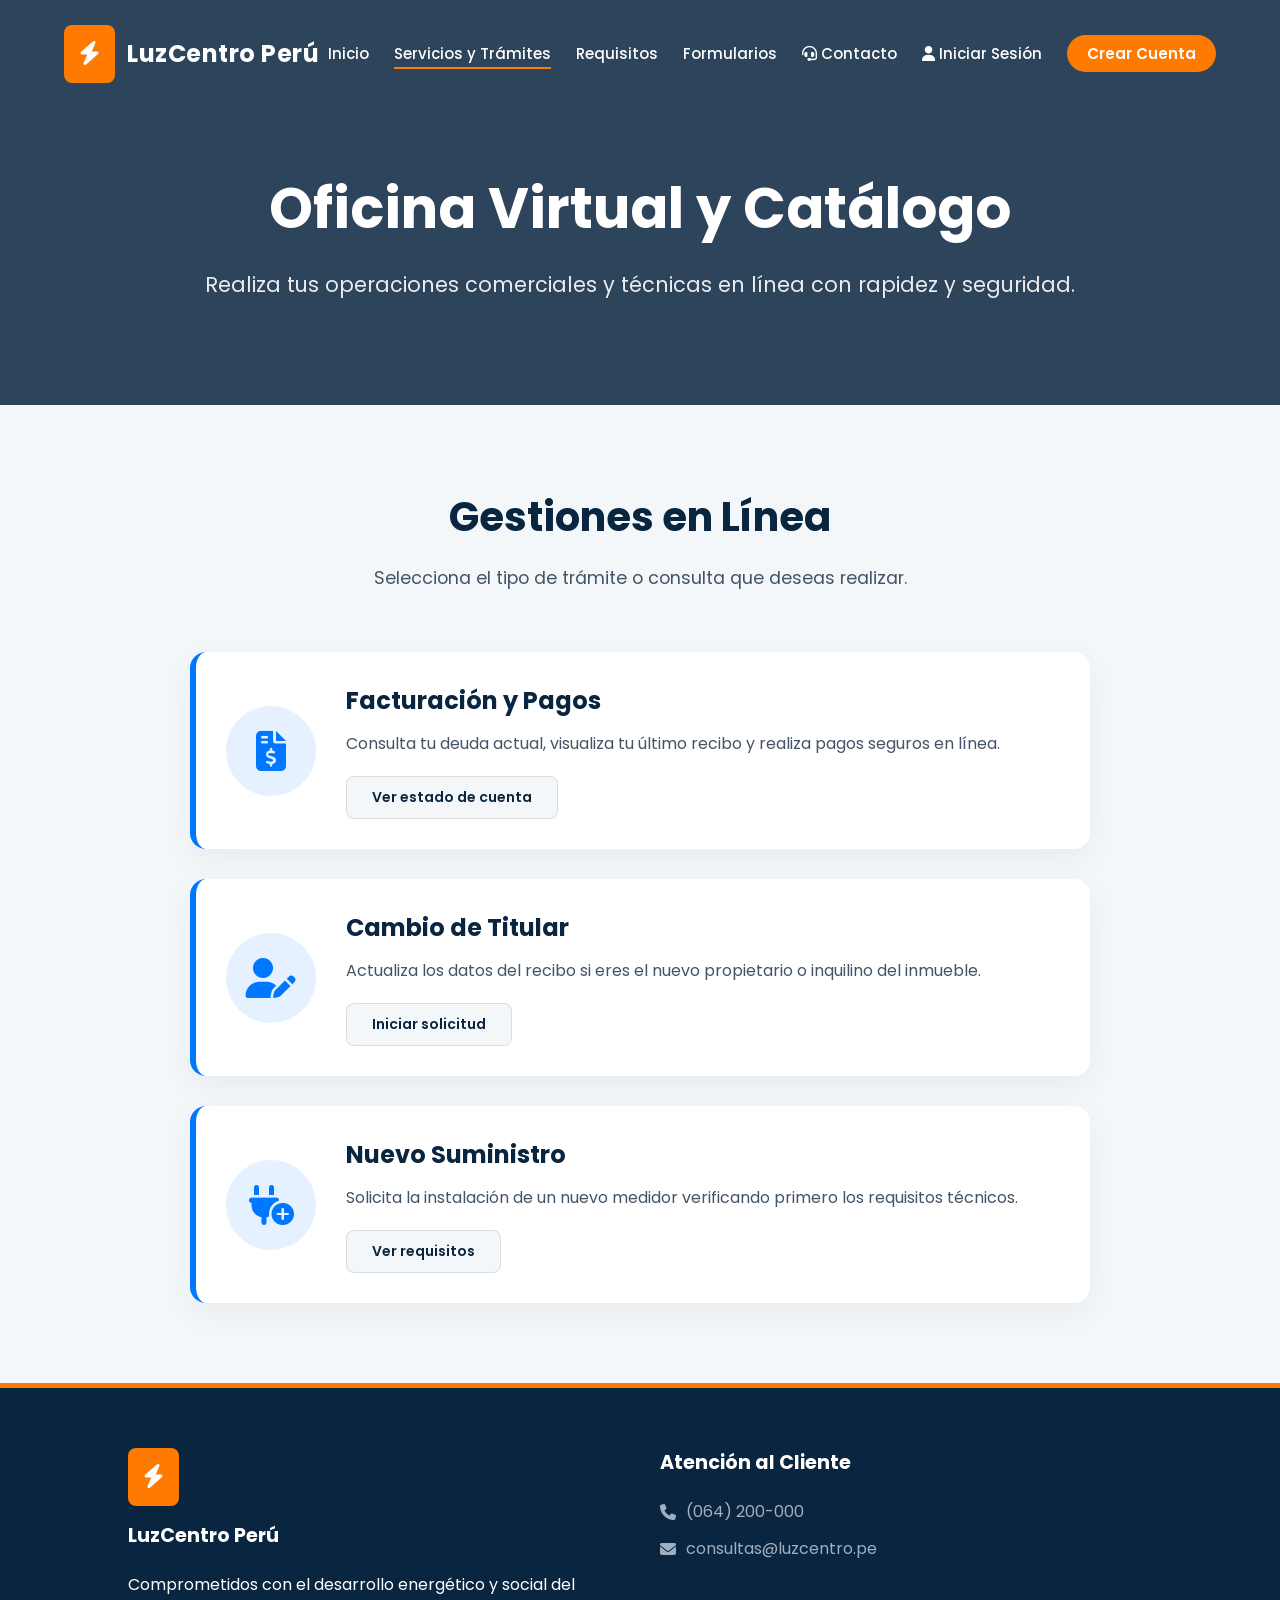
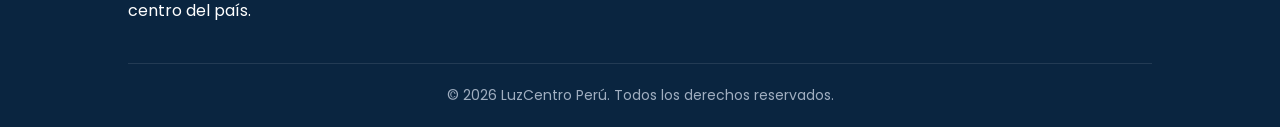
<file: servicios.html>
<!DOCTYPE html>
<html lang="es">
<head>
    <meta charset="UTF-8">
    <meta name="viewport" content="width=device-width, initial-scale=1.0">
    <title>Servicios y Trámites | LuzCentro Perú</title>
    <link rel="stylesheet" href="css/servicios.css">
    <link rel="stylesheet" href="https://cdnjs.cloudflare.com/ajax/libs/font-awesome/6.4.0/css/all.min.css">
</head>
<body>
    <!-- HEADER -->
    <header id="menu-principal">
        <div class="logo-container">
            <div class="logo-box"><i class="fa-solid fa-bolt"></i></div>
            <h1>LuzCentro Perú</h1>
        </div>
        <nav>
            <ul>
                <li><a href="index.html">Inicio</a></li>
                <li><a href="servicios.html" class="activo">Servicios y Trámites</a></li>
                <li><a href="requisitos.html">Requisitos</a></li>
                <li><a href="formulario.html">Formularios</a></li>
                <li><a href="contacto.html"><i class="fa-solid fa-headset"></i> Contacto</a></li>
                
                <li class="guest-only"><a href="login.html"><i class="fa-solid fa-user"></i> Iniciar Sesión</a></li>
                <li class="guest-only"><a href="registro.html" class="btn-nav">Crear Cuenta</a></li>
                
                <li class="user-only" style="display: none;">
                    <div class="usuario-header-box">
                        <span class="usuario-header-link">
                            <i class="fa-solid fa-circle-user"></i> <span id="user-name-display">Usuario</span>
                        </span>
                        <button id="btn-cerrar-sesion" class="btn-cerrar-header">
                            <i class="fa-solid fa-right-from-bracket"></i> Cerrar Sesión
                        </button>
                    </div>
                </li>
            </ul>
        </nav>
    </header>

    <!-- BANNER -->
    <section class="banner-interno">
        <div class="contenido-banner">
            <h1>Oficina Virtual y Catálogo</h1>
            <p>Realiza tus operaciones comerciales y técnicas en línea con rapidez y seguridad.</p>
        </div>
    </section>

    <!-- CUERPO DE SERVICIOS -->
    <main class="contenedor-servicios">
        <div class="cabecera-seccion">
            <h2>Gestiones en Línea</h2>
            <p>Selecciona el tipo de trámite o consulta que deseas realizar.</p>
        </div>
        
        <div class="cuadricula-tramites">
            <div class="tarjeta-tramite">
                <div class="icono-tramite"><i class="fa-solid fa-file-invoice-dollar"></i></div>
                <div class="info-tramite">
                    <h3>Facturación y Pagos</h3>
                    <p>Consulta tu deuda actual, visualiza tu último recibo y realiza pagos seguros en línea.</p>
                    <button class="btn-tramite requiere-auth" data-href="recibos.html">Ver estado de cuenta</button>
                </div>
            </div>
            
            <div class="tarjeta-tramite">
                <div class="icono-tramite"><i class="fa-solid fa-user-pen"></i></div>
                <div class="info-tramite">
                    <h3>Cambio de Titular</h3>
                    <p>Actualiza los datos del recibo si eres el nuevo propietario o inquilino del inmueble.</p>
                    <button class="btn-tramite requiere-auth" data-href="tramites.html">Iniciar solicitud</button>
                </div>
            </div>

            <div class="tarjeta-tramite">
                <div class="icono-tramite"><i class="fa-solid fa-plug-circle-plus"></i></div>
                <div class="info-tramite">
                    <h3>Nuevo Suministro</h3>
                    <p>Solicita la instalación de un nuevo medidor verificando primero los requisitos técnicos.</p>
                    <button class="btn-tramite requiere-auth" data-href="requisitos.html">Ver requisitos</button>
                </div>
            </div>
        </div>
    </main>

    <!-- FOOTER -->
    <footer>
        <div class="footer-grid">
            <div class="footer-columna">
                <div class="logo-box" style="display:inline-block; margin-bottom:15px;"><i class="fa-solid fa-bolt"></i></div>
                <h3>LuzCentro Perú</h3>
                <p>Comprometidos con el desarrollo energético y social del centro del país.</p>
            </div>
            <div class="footer-columna">
                <h3>Atención al Cliente</h3>
                <ul>
                    <li><i class="fa-solid fa-phone"></i> (064) 200-000</li>
                    <li><i class="fa-solid fa-envelope"></i> consultas@luzcentro.pe</li>
                </ul>
            </div>
        </div>
        <div class="footer-base">
            <p>&copy; 2026 LuzCentro Perú. Todos los derechos reservados.</p>
        </div>
    </footer>

    <!-- MODAL DE AUTENTICACIÓN REQUERIDA -->
    <div id="modal-auth" class="modal-overlay">
        <div class="modal-caja">
            <div class="modal-icono"><i class="fa-solid fa-shield-halved"></i></div>
            <h3>Inicio de Sesión Requerido</h3>
            <p>Para proteger tus datos y realizar este trámite, necesitas acceder a tu cuenta.</p>
            <div class="modal-botones">
                <button class="btn-modal-cancelar" onclick="cerrarModalAuth()">Cancelar</button>
                <a href="login.html" class="btn-modal-login">Iniciar Sesión</a>
            </div>
        </div>
    </div>

    <script type="module" src="js/auth.js"></script>
    <script>
        // Efecto scroll en el Header
        window.addEventListener("scroll", function() {
            var header = document.getElementById("menu-principal");
            if (window.scrollY > 50) {
                header.classList.add("scrolled");
            } else {
                header.classList.remove("scrolled");
            }
        });

        // Lógica de botones corregida
        document.addEventListener('DOMContentLoaded', () => {
            const authButtons = document.querySelectorAll('.requiere-auth');
            const modal = document.getElementById('modal-auth');
            
            // Damos un pequeño tiempo para asegurar que auth.js haya cargado y actualizado el header
            setTimeout(() => {
                authButtons.forEach(btn => {
                    btn.addEventListener('click', (e) => {
                        e.preventDefault();
                        
                        // Validamos si el contenedor del usuario en el header ya está visible gracias a auth.js
                        const contenedorUsuario = document.querySelector('.user-only');
                        const sesionIniciada = contenedorUsuario && contenedorUsuario.style.display !== 'none';

                        // También comprobamos localStorage por si acaso (ajusta 'usuario' si usas otra clave)
                        const sesionStorage = localStorage.getItem('usuario') || sessionStorage.getItem('usuario'); 

                        if (sesionIniciada || sesionStorage) {
                            // Si hay sesión activa, redirige a la página del botón
                            window.location.href = btn.getAttribute('data-href');
                        } else {
                            // Si no hay sesión, muestra el modal
                            modal.classList.add('activo');
                        }
                    });
                });
            }, 100); // 100ms de retraso para que el DOM se actualice primero
        });

        function cerrarModalAuth() {
            document.getElementById('modal-auth').classList.remove('activo');
        }
    </script>
</body>
</html>
</file>
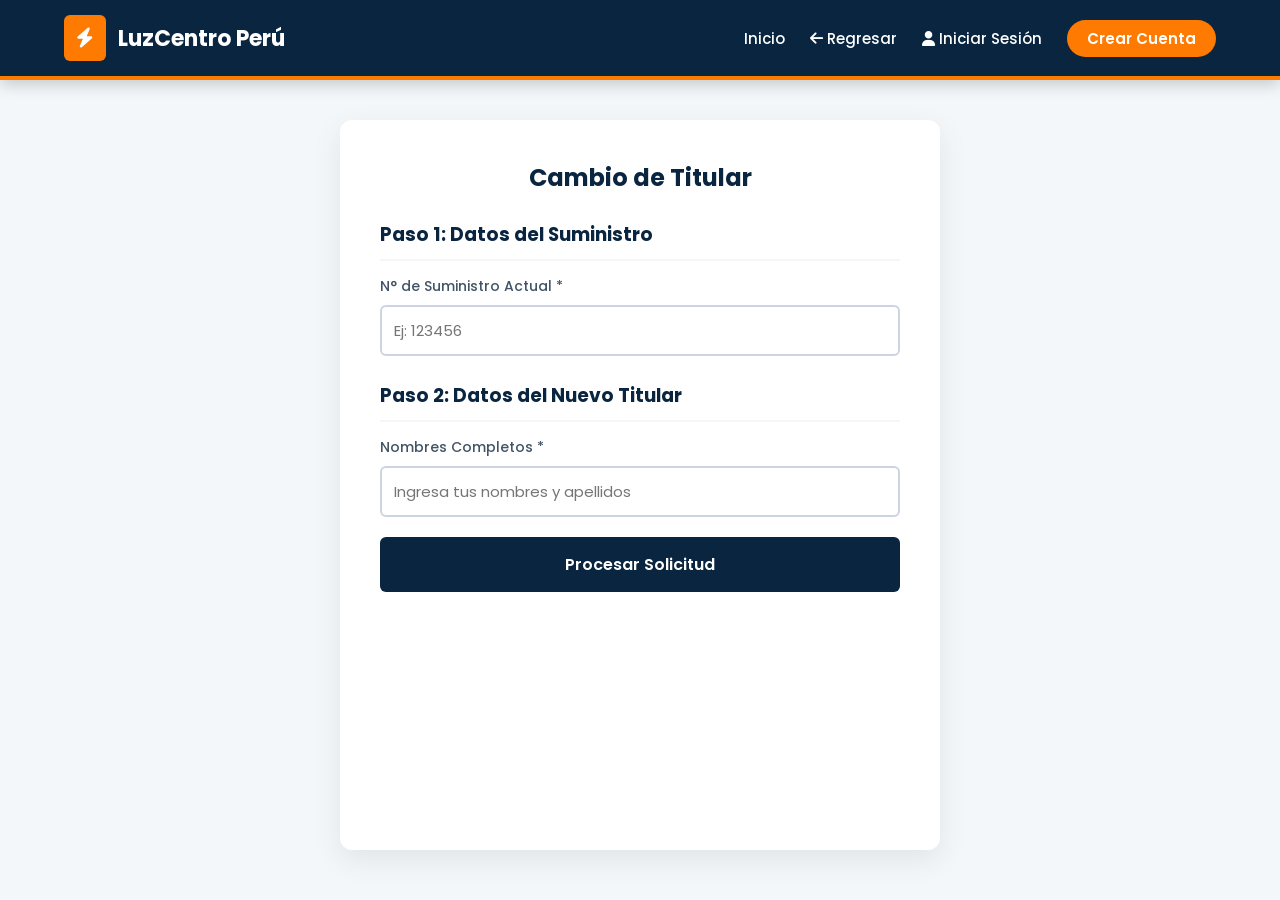
<file: tramites.html>
<!DOCTYPE html>
<html lang="es">
<head>
    <meta charset="UTF-8">
    <meta name="viewport" content="width=device-width, initial-scale=1.0">
    <title>Solicitud Cambio de Titular | LuzCentro Perú</title>
    <link rel="stylesheet" href="css/solicitud.css">
    <link rel="stylesheet" href="https://cdnjs.cloudflare.com/ajax/libs/font-awesome/6.4.0/css/all.min.css">
</head>
<body>
    <header id="menu-principal">
        <div class="logo-container">
            <div class="logo-box"><i class="fa-solid fa-bolt"></i></div>
            <h1>LuzCentro Perú</h1>
        </div>
        <nav>
            <ul>
                <li><a href="index.html">Inicio</a></li>
                <li><a href="servicios.html"><i class="fa-solid fa-arrow-left"></i> Regresar</a></li>
                
                <!-- Enlaces para usuarios no logueados -->
                <li class="guest-only"><a href="login.html"><i class="fa-solid fa-user"></i> Iniciar Sesión</a></li>
                <li class="guest-only"><a href="registro.html" class="btn-nav">Crear Cuenta</a></li>
                
                <!-- Contenedor para usuario logueado -->
                <li class="user-only" style="display: none;">
                    <div class="usuario-header-box">
                        <span class="usuario-header-link">
                            <i class="fa-solid fa-circle-user"></i> <span id="user-name-display">Usuario</span>
                        </span>
                        <button id="btn-cerrar-sesion" class="btn-cerrar-header">
                            <i class="fa-solid fa-right-from-bracket"></i> Cerrar Sesión
                        </button>
                    </div>
                </li>
            </ul>
        </nav>
    </header>

    <main class="contenedor-formulario">
        <div class="caja-formulario">
            <form id="form-cambio-titular">
                <h2 style="text-align: center; color: var(--primario); margin-bottom: 25px;">Cambio de Titular</h2>
                
                <h3>Paso 1: Datos del Suministro</h3>
                <div class="grupo-input">
                    <label for="suministro">N° de Suministro Actual *</label>
                    <input type="text" id="suministro" required placeholder="Ej: 123456" maxlength="10">
                </div>
                
                <h3>Paso 2: Datos del Nuevo Titular</h3>
                <div class="grupo-input">
                    <label for="nombres">Nombres Completos *</label>
                    <input type="text" id="nombres" required placeholder="Ingresa tus nombres y apellidos">
                </div>
                
                <button type="submit" id="btn-enviar" class="btn-enviar">Procesar Solicitud</button>
                
                <div id="mensaje-exito" style="display: none; margin-top: 15px;"></div>
            </form>
        </div>
    </main>

    <!-- Script de autenticación global -->
    <script type="module" src="js/auth.js"></script>

    <!-- Script para guardar en Neon -->
    <script type="module">
        import { sql } from './js/neon-config.js';
        import { mostrarNotificacion } from './js/auth.js';

        const form = document.getElementById('form-cambio-titular');
        const btnEnviar = document.getElementById('btn-enviar');
        const mensajeExito = document.getElementById('mensaje-exito');
        const inputSuministro = document.getElementById('suministro');
        const inputNombres = document.getElementById('nombres');

        const urlParams = new URLSearchParams(window.location.search);
        if (urlParams.has('suministro')) {
            inputSuministro.value = urlParams.get('suministro');
        }

        form.addEventListener('submit', async (e) => {
            e.preventDefault();
            
            const suministro = inputSuministro.value.trim();
            const nombres = inputNombres.value.trim();
            
            if (!suministro || !nombres) {
                mostrarNotificacion('Por favor, completa todos los campos.', 'advertencia');
                return;
            }

            if (suministro.length < 6) {
                mostrarNotificacion('El número de suministro debe tener al menos 6 dígitos.', 'advertencia');
                return;
            }

            const codigo = 'CAMB-' + Date.now().toString().slice(-6);

            try {
                btnEnviar.disabled = true;
                btnEnviar.innerHTML = 'Guardando en Neon... <i class="fa-solid fa-circle-notch fa-spin"></i>';
                mensajeExito.style.display = 'none';

                await sql`
                    INSERT INTO reclamos_luz (
                        codigo_seguimiento, nombre_cliente, motivo, numero_suministro, estado
                    ) VALUES (
                        ${codigo}, ${nombres}, 'Cambio de Titular', ${suministro}, 'registrado'
                    )
                `;

                mensajeExito.style.display = 'block';
                mensajeExito.innerHTML = `
                    <div style="background:#d1fae5; color:#065f46; border:2px solid #10b981; padding:15px; border-radius:8px; text-align:center;">
                        <i class="fa-solid fa-circle-check" style="font-size:1.8rem; margin-bottom:8px;"></i><br>
                        <strong>¡Solicitud Registrada!</strong><br>
                        Tu código de seguimiento es: <br><span style="font-size:1.3rem; font-weight:bold; color:#047857;">${codigo}</span>
                    </div>
                `;
                form.reset();

            } catch (error) {
                console.error('Error al guardar en Neon:', error);
                mostrarNotificacion('Hubo un error al registrar el trámite en la base de datos.', 'error', 6000);
            } finally {
                btnEnviar.disabled = false;
                btnEnviar.textContent = 'Procesar Solicitud';
            }
        });
    </script>
</body>
</html>
</file>
<file: css/inicio.css>
@import url('https://fonts.googleapis.com/css2?family=Poppins:wght@300;400;500;600;700&display=swap');

:root {
    --primario: #0A2540; 
    --secundario: #0077FF; 
    --acento: #FF7A00; 
    --fondo: #F4F7F9; 
    --blanco: #FFFFFF;
    --texto: #425466;
    --sombra-suave: 0 10px 30px rgba(0,0,0,0.05);
    --sombra-fuerte: 0 20px 40px rgba(10, 37, 64, 0.15);
}

* { margin: 0; padding: 0; box-sizing: border-box; font-family: 'Poppins', sans-serif; }
body { background-color: var(--fondo); color: var(--texto); line-height: 1.6; overflow-x: hidden; }
a { text-decoration: none; transition: all 0.3s ease; }
ul { list-style: none; }

/* HEADER INTERACTIVO */
header { position: fixed; top: 0; left: 0; width: 100%; z-index: 1000; padding: 25px 5%; display: flex; justify-content: space-between; align-items: center; background: transparent; transition: all 0.4s ease; border-bottom: 1px solid rgba(255,255,255,0.1); }
header.scrolled { background: rgba(10, 37, 64, 0.98) !important; backdrop-filter: blur(10px); box-shadow: var(--sombra-suave); padding: 15px 5%; border-bottom: 3px solid var(--acento); }
.logo-container { display: flex; align-items: center; gap: 12px; }
.logo-box { background: var(--acento); color: var(--blanco); padding: 10px 15px; font-weight: 700; font-size: 24px; border-radius: 8px; box-shadow: 0 4px 15px rgba(255, 122, 0, 0.4); }
header h1 { color: var(--blanco); font-size: 24px; transition: all 0.4s ease; letter-spacing: 0.5px; }
header.scrolled h1 { color: var(--blanco); }
nav ul { display: flex; gap: 25px; align-items: center; }
nav a { color: var(--blanco); font-weight: 500; font-size: 15px; position: relative; padding-bottom: 5px; }
header.scrolled nav a { color: var(--blanco); }
nav a::after { content: ''; position: absolute; width: 0; height: 2px; bottom: 0; left: 0; background-color: var(--acento); transition: width 0.3s ease; }
nav a:hover::after, nav a.activo::after { width: 100%; }
.btn-nav { background: var(--acento); color: var(--blanco) !important; padding: 12px 25px; border-radius: 30px; font-weight: 600; box-shadow: 0 4px 10px rgba(255, 122, 0, 0.3); }
.btn-nav:hover { background: #e66e00; transform: translateY(-2px); box-shadow: 0 6px 15px rgba(255, 122, 0, 0.4); }
.btn-nav::after { display: none !important; }

/* HERO SECTION */
.hero { height: 100vh; width: 100%; position: relative; display: flex; align-items: center; padding: 0 10%; background: linear-gradient(to right, rgba(10, 37, 64, 0.95), rgba(10, 37, 64, 0.5)), url('https://images.unsplash.com/photo-1508514177221-188b1cf16e9d?auto=format&fit=crop&w=1920&q=80') center/cover no-repeat; }
.hero-content { max-width: 700px; color: var(--blanco); z-index: 2; animation: fadeUp 1.2s ease forwards; }
.hero-tag { background: rgba(255,255,255,0.15); padding: 8px 20px; border-radius: 30px; font-size: 14px; text-transform: uppercase; letter-spacing: 2px; margin-bottom: 25px; display: inline-block; border: 1px solid rgba(255,255,255,0.3); backdrop-filter: blur(5px); }
.hero h2 { font-size: 4.5rem; line-height: 1.1; margin-bottom: 25px; font-weight: 700; text-shadow: 0 5px 15px rgba(0,0,0,0.3); }
.hero h2 span { color: var(--acento); }
.hero p { font-size: 1.25rem; margin-bottom: 40px; opacity: 0.9; font-weight: 300; line-height: 1.8; }
.btn-primary { background: var(--acento); color: white; padding: 18px 35px; border-radius: 30px; font-weight: 600; font-size: 16px; display: inline-flex; align-items: center; gap: 10px; box-shadow: 0 10px 25px rgba(255, 122, 0, 0.4); }
.btn-primary:hover { background: #e66e00; transform: translateY(-4px); box-shadow: 0 15px 30px rgba(255, 122, 0, 0.5); }

/* TARJETAS DESTACADAS */
.seccion-destacada { padding: 100px 10%; background-color: var(--fondo); }
.cabecera-seccion { text-align: center; margin-bottom: 70px; }
.cabecera-seccion h2 { font-size: 2.8rem; color: var(--primario); margin-bottom: 20px; font-weight: 700; }
.cabecera-seccion p { color: var(--texto); font-size: 1.15rem; max-width: 650px; margin: 0 auto; }
.cuadricula-tarjetas { display: grid; grid-template-columns: repeat(auto-fit, minmax(320px, 1fr)); gap: 40px; }

.tarjeta { background: var(--blanco); border-radius: 20px; overflow: hidden; box-shadow: var(--sombra-suave); transition: all 0.4s ease; border: 1px solid rgba(0,0,0,0.03); display: flex; flex-direction: column; }
.tarjeta:hover { transform: translateY(-15px); box-shadow: var(--sombra-fuerte); }
.tarjeta-img { height: 240px; width: 100%; background-size: cover; background-position: center; position: relative; }
.etiqueta { position: absolute; top: 20px; left: 20px; background: var(--secundario); color: white; padding: 6px 15px; border-radius: 20px; font-size: 13px; font-weight: 600; box-shadow: 0 4px 10px rgba(0, 119, 255, 0.3); }
.tarjeta-cuerpo { padding: 35px; flex-grow: 1; display: flex; flex-direction: column; }
.tarjeta-cuerpo h3 { color: var(--primario); font-size: 1.5rem; margin-bottom: 15px; font-weight: 600; }
.tarjeta-cuerpo p { font-size: 1rem; margin-bottom: 25px; color: var(--texto); flex-grow: 1; }
.enlace-tarjeta { color: var(--secundario); font-weight: 600; display: inline-flex; align-items: center; gap: 8px; font-size: 1.1rem; }
.enlace-tarjeta:hover { color: var(--acento); gap: 15px; }

/* SECCIÓN DE CONSULTA Y REGISTRO DE RECLAMOS (AGREGADO) */
.seccion-reclamos-container {
    background-color: var(--primario);
    padding: 80px 10%;
    border-top: 4px solid var(--acento);
}

.contenedor-publico-grid {
    max-width: 1200px;
    margin: 0 auto;
    display: grid;
    grid-template-columns: repeat(auto-fit, minmax(350px, 1fr));
    gap: 40px;
}

.card-publica {
    background: var(--blanco);
    border-radius: 20px;
    padding: 30px;
    box-shadow: var(--sombra-fuerte);
}

.card-header-pub {
    display: flex;
    align-items: center;
    gap: 15px;
    margin-bottom: 25px;
    padding-bottom: 15px;
    border-bottom: 1px solid #E2E8F0;
}

.card-header-pub h3 {
    font-size: 1.2rem;
    color: var(--primario);
    margin-bottom: 4px;
    font-weight: 600;
}

.card-header-pub p {
    font-size: 0.85rem;
    color: var(--texto);
}

.icono-pub {
    background: var(--primario);
    color: var(--blanco);
    width: 46px;
    height: 46px;
    border-radius: 12px;
    display: flex;
    align-items: center;
    justify-content: center;
    font-size: 1.2rem;
    flex-shrink: 0;
}

.icono-pub.naranja {
    background: var(--acento);
}

/* FORMULARIO BÚSQUEDA */
.grupo-input-pub {
    display: flex;
    gap: 10px;
}

.grupo-input-pub input {
    flex: 1;
    padding: 12px 15px;
    border: 1px solid #CBD5E1;
    border-radius: 10px;
    font-size: 0.95rem;
    outline: none;
    transition: all 0.3s ease;
}

.grupo-input-pub input:focus {
    border-color: var(--acento);
}

.btn-buscar-pub {
    background: var(--primario);
    color: var(--blanco);
    border: none;
    padding: 0 20px;
    border-radius: 10px;
    font-weight: 600;
    cursor: pointer;
    transition: background 0.3s ease;
}

.btn-buscar-pub:hover {
    background: var(--acento);
}

/* RESULTADOS DE BÚSQUEDA */
.resultado-box-pub {
    margin-top: 20px;
    padding: 15px;
    background: var(--fondo);
    border-radius: 10px;
    border: 1px solid #E2E8F0;
}

.resultado-box-pub.hidden {
    display: none;
}

.item-resultado-pub {
    background: var(--blanco);
    padding: 14px 16px;
    border-radius: 10px;
    border-left: 4px solid var(--primario);
    margin-bottom: 10px;
    box-shadow: var(--sombra-suave);
}

.item-resultado-pub .badge {
    display: inline-block;
    padding: 3px 10px;
    border-radius: 12px;
    font-size: 0.75rem;
    font-weight: 700;
    text-transform: uppercase;
}

.badge.registrado { background: #DBEAFE; color: #1E40AF; }
.badge.en_proceso { background: #FEF3C7; color: #92400E; }
.badge.atendido { background: #DCFCE7; color: #166534; }
.badge.rechazado { background: #FEE2E2; color: #991B1B; }

/* FORMULARIO CREAR RECLAMO */
.form-grid-pub {
    display: grid;
    grid-template-columns: 1fr 1fr;
    gap: 15px;
}

.campo-pub {
    display: flex;
    flex-direction: column;
    gap: 6px;
}

.campo-pub.full {
    grid-column: span 2;
}

.campo-pub label {
    font-size: 0.85rem;
    font-weight: 600;
    color: var(--primario);
}

.campo-pub input, .campo-pub textarea {
    padding: 10px 14px;
    border: 1px solid #CBD5E1;
    border-radius: 10px;
    font-size: 0.9rem;
    outline: none;
    transition: border-color 0.3s ease;
}

.campo-pub input:focus, .campo-pub textarea:focus {
    border-color: var(--acento);
}

.input-readonly {
    background-color: var(--fondo);
    color: var(--texto);
}

.btn-enviar-pub {
    background: var(--acento);
    color: var(--blanco);
    border: none;
    padding: 14px;
    border-radius: 10px;
    font-weight: 600;
    font-size: 1rem;
    cursor: pointer;
    width: 100%;
    transition: all 0.3s ease;
    box-shadow: 0 4px 12px rgba(255, 122, 0, 0.3);
}

.btn-enviar-pub:hover {
    background: #E66E00;
    transform: translateY(-2px);
}

/* FOOTER */
footer { background: var(--primario); color: white; padding: 80px 10% 30px; border-top: 5px solid var(--acento); }
.footer-grid { display: grid; grid-template-columns: repeat(auto-fit, minmax(300px, 1fr)); gap: 50px; margin-bottom: 50px; }
.footer-columna h3 { font-size: 1.3rem; margin-bottom: 25px; color: var(--blanco); }
.footer-columna ul li { margin-bottom: 15px; display: flex; align-items: center; gap: 10px; color: #a0aec0; }
.footer-columna a { color: #a0aec0; }
.footer-columna a:hover { color: var(--acento); padding-left: 8px; }
.footer-base { text-align: center; padding-top: 30px; border-top: 1px solid rgba(255,255,255,0.1); color: #a0aec0; font-size: 14px; }
@keyframes fadeUp { from { opacity: 0; transform: translateY(40px); } to { opacity: 1; transform: translateY(0); } }

/* ESTILOS DE SESIÓN EN HEADER (AGREGADOS) */
.usuario-header-box {
    display: inline-flex;
    align-items: center;
    gap: 12px;
}

.usuario-header-link {
    color: var(--blanco) !important;
    font-weight: 600;
    font-size: 0.95rem;
    display: flex;
    align-items: center;
    gap: 6px;
    text-decoration: none;
    transition: color 0.3s ease;
}

.usuario-header-link i {
    color: var(--acento);
    font-size: 1.15rem;
}

.usuario-header-link:hover {
    color: var(--acento) !important;
}

.btn-cerrar-header {
    background: #ef4444;
    color: var(--blanco);
    border: none;
    padding: 6px 14px;
    border-radius: 20px;
    font-weight: 600;
    font-size: 0.82rem;
    cursor: pointer;
    display: flex;
    align-items: center;
    gap: 6px;
    transition: all 0.3s ease;
    box-shadow: 0 4px 10px rgba(239, 68, 68, 0.3);
}

.btn-cerrar-header:hover {
    background: #dc2626;
    transform: translateY(-2px);
    box-shadow: 0 6px 15px rgba(239, 68, 68, 0.4);
}
</file>
<file: css/actualizar.css>
@import url('https://fonts.googleapis.com/css2?family=Poppins:wght@300;400;500;600;700&display=swap');

:root {
    --primario: #0A2540; 
    --secundario: #0077FF; 
    --acento: #FF7A00; 
    --fondo: #F4F7F9; 
    --blanco: #FFFFFF;
    --texto: #425466;
    --borde: #E2E8F0;
    --sombra-suave: 0 10px 30px rgba(0,0,0,0.05);
    --sombra-fuerte: 0 20px 40px rgba(10, 37, 64, 0.15);
}

* { margin: 0; padding: 0; box-sizing: border-box; font-family: 'Poppins', sans-serif; }
body { background-color: var(--fondo); color: var(--texto); line-height: 1.6; display: flex; flex-direction: column; min-height: 100vh; }
a { text-decoration: none; transition: all 0.3s ease; }
ul { list-style: none; }

/* HEADER Y NAVEGACIÓN */
#menu-principal { position: fixed; top: 0; left: 0; width: 100%; z-index: 1000; padding: 25px 5%; display: flex; justify-content: space-between; align-items: center; background: transparent; transition: all 0.4s ease; border-bottom: 4px solid transparent; }
#menu-principal.scrolled { padding: 12px 5%; background-color: var(--primario); box-shadow: 0 4px 15px rgba(0,0,0,0.2); border-bottom: 4px solid var(--acento); }

.logo-container { display: flex; align-items: center; gap: 12px; }
.logo-box { background: var(--acento); color: var(--blanco); padding: 10px 15px; font-weight: 700; font-size: 24px; border-radius: 8px; }
#menu-principal h1 { color: var(--blanco); font-size: 24px; letter-spacing: 0.5px; }

nav ul { display: flex; gap: 25px; align-items: center; }
nav a { color: var(--blanco); font-weight: 500; font-size: 15px; position: relative; padding-bottom: 5px; }
nav a::after { content: ''; position: absolute; width: 0; height: 2px; bottom: 0; left: 0; background-color: var(--acento); transition: width 0.3s ease; }
nav a:hover::after, nav a.activo::after { width: 100%; }

.btn-cerrar-header { background: #ef4444; color: var(--blanco); border: none; padding: 8px 18px; border-radius: 20px; font-weight: 600; font-size: 0.9rem; cursor: pointer; display: flex; align-items: center; gap: 8px; transition: all 0.3s ease; }
.btn-cerrar-header:hover { background: #dc2626; transform: translateY(-2px); box-shadow: 0 4px 12px rgba(239, 68, 68, 0.3); }

/* BANNER INTERNO */
.banner-interno { height: 35vh; display: flex; align-items: center; justify-content: center; text-align: center; background: linear-gradient(rgba(10,37,64,0.9), rgba(10,37,64,0.8)), url('https://images.unsplash.com/photo-1454165804606-c3d57bc86b40?auto=format&fit=crop&w=1920&q=80') center/cover no-repeat; color: white; padding-top: 60px; }
.contenido-banner { animation: fadeIn 1s ease forwards; }
.contenido-banner h1 { font-size: 3rem; margin-bottom: 10px; font-weight: 700; }
.contenido-banner p { font-size: 1.1rem; opacity: 0.9; font-weight: 300; }

/* CONTENEDOR DE LA TABLA */
.contenedor-panel { padding: 60px 5%; flex: 1; display: flex; justify-content: center; }
.caja-panel { background: var(--blanco); width: 100%; max-width: 1200px; border-radius: 16px; box-shadow: var(--sombra-suave); border-top: 5px solid var(--secundario); padding: 40px; animation: slideUp 0.6s ease forwards; }

.cabecera-panel { margin-bottom: 30px; text-align: center; }
.cabecera-panel h2 { color: var(--primario); font-size: 2rem; margin-bottom: 10px; display: flex; justify-content: center; align-items: center; gap: 15px; }
.cabecera-panel p { color: #64748b; font-size: 1rem; max-width: 700px; margin: 0 auto; }

/* DISEÑO DE LA TABLA */
.contenedor-tabla { overflow-x: auto; border-radius: 12px; border: 1px solid var(--borde); }
.tabla-gestion { width: 100%; border-collapse: collapse; text-align: left; }
.tabla-gestion th { background-color: #f8fafc; color: var(--primario); font-weight: 600; padding: 18px 20px; border-bottom: 2px solid var(--borde); font-size: 0.95rem; white-space: nowrap; }
.tabla-gestion td { padding: 18px 20px; border-bottom: 1px solid var(--borde); color: var(--texto); font-size: 0.95rem; vertical-align: middle; transition: background 0.2s ease; }
.tabla-gestion tbody tr:hover td { background-color: #f1f5f9; }
.tabla-gestion tbody tr:last-child td { border-bottom: none; }

/* ESTADO BADGES DINÁMICOS */
.badge { padding: 6px 12px; border-radius: 20px; font-size: 0.8rem; font-weight: 600; text-transform: uppercase; letter-spacing: 0.5px; display: inline-block; }
.badge-registrado { background-color: #e0f2fe; color: #0284c7; }
.badge-en_proceso { background-color: #fef08a; color: #a16207; }
.badge-atendido, .badge-resuelto { background-color: #d1fae5; color: #059669; }
.badge-rechazado { background-color: #fee2e2; color: #dc2626; }

/* BOTÓN DE ACCIÓN (EDITAR) */
.btn-accion { background: var(--fondo); color: var(--primario); border: 1px solid #cbd5e1; padding: 8px 15px; border-radius: 8px; font-weight: 600; font-size: 0.85rem; cursor: pointer; transition: all 0.3s ease; display: inline-flex; align-items: center; gap: 6px; }
.btn-accion:hover { background: var(--secundario); color: var(--blanco); border-color: var(--secundario); transform: translateY(-2px); box-shadow: 0 4px 10px rgba(0, 119, 255, 0.2); }

/* MODAL DE EDICIÓN FLUIDO */
.modal-overlay { position: fixed; top: 0; left: 0; width: 100%; height: 100%; background: rgba(10, 37, 64, 0.8); backdrop-filter: blur(5px); display: flex; justify-content: center; align-items: center; z-index: 2000; opacity: 0; visibility: hidden; transition: all 0.3s ease; }
.modal-overlay[style*="display: flex"], .modal-overlay.activo { opacity: 1; visibility: visible; }
.modal-caja { background: white; padding: 40px; border-radius: 16px; width: 90%; max-width: 500px; text-align: center; box-shadow: 0 25px 50px -12px rgba(0, 0, 0, 0.25); transform: translateY(20px); transition: all 0.3s ease; }
.modal-overlay[style*="display: flex"] .modal-caja, .modal-overlay.activo .modal-caja { transform: translateY(0); }

.modal-icono { font-size: 40px; color: var(--acento); margin-bottom: 15px; }
.modal-caja h3 { color: var(--primario); font-size: 1.5rem; margin-bottom: 10px; }
.modal-caja p { color: #64748b; margin-bottom: 25px; font-size: 0.95rem; }

/* INPUT FLOTANTE EN MODAL */
.grupo-input { position: relative; margin-bottom: 30px; text-align: left; }
.grupo-input textarea { width: 100%; padding: 15px; border: 2px solid #cbd5e1; border-radius: 8px; outline: none; transition: all 0.3s; font-size: 15px; background: #f8fafc; resize: vertical; }
.grupo-input textarea:focus { border-color: var(--secundario); background: var(--blanco); box-shadow: 0 0 0 4px rgba(0,119,255,0.1); }
.grupo-input label { position: absolute; left: 15px; top: 15px; color: #94a3b8; transition: all 0.3s; pointer-events: none; background: transparent; padding: 0 5px; }
.grupo-input textarea:focus ~ label, .grupo-input textarea:not(:placeholder-shown) ~ label { top: -10px; left: 10px; font-size: 13px; color: var(--secundario); font-weight: 600; background: var(--blanco); }

/* BOTONES DEL MODAL */
.modal-botones { display: flex; gap: 15px; justify-content: flex-end; }
.btn-modal-cancelar { padding: 12px 20px; border: 2px solid #cbd5e1; background: transparent; color: #64748b; font-weight: 600; border-radius: 8px; cursor: pointer; transition: 0.3s; }
.btn-modal-cancelar:hover { background: #f1f5f9; color: #0f172a; border-color: #94a3b8; }
.btn-modal-guardar { padding: 12px 25px; background: var(--primario); color: white; font-weight: 600; border-radius: 8px; border: none; cursor: pointer; transition: 0.3s; }
.btn-modal-guardar:hover { background: var(--acento); transform: translateY(-2px); box-shadow: 0 4px 12px rgba(255, 122, 0, 0.3); }

/* ANIMACIONES */
@keyframes fadeIn { from { opacity: 0; } to { opacity: 1; } }
@keyframes slideUp { from { opacity: 0; transform: translateY(30px); } to { opacity: 1; transform: translateY(0); } }

/* RESPONSIVE */
@media (max-width: 768px) {
    .contenedor-panel { padding: 30px 5%; }
    .caja-panel { padding: 25px 15px; }
    .cabecera-panel h2 { font-size: 1.5rem; }
    .modal-botones { flex-direction: column; }
    .btn-modal-cancelar, .btn-modal-guardar { width: 100%; text-align: center; }
}

/* =========================================
   ESTILOS DE USUARIO EN EL HEADER (DISEÑO REPLICADO)
   ========================================= */
.usuario-header-box { 
    display: flex; 
    align-items: center; 
    gap: 15px; 
}
.usuario-header-link { 
    color: var(--blanco); 
    font-weight: 700; /* Texto más grueso como en la imagen */
    font-size: 1rem; 
    display: flex; 
    align-items: center; 
    gap: 8px; 
}
/* El icono de usuario naranja */
.usuario-header-link i {
    color: #ff7a00; /* Naranja corporativo */
    font-size: 1.3rem;
}

/* El botón rojo tipo píldora con resplandor */
.btn-cerrar-header { 
    background-color: #ef4444; /* Rojo vibrante */
    color: #ffffff; 
    border: none; 
    padding: 8px 22px; 
    border-radius: 50px; /* Forma de óvalo perfecto */
    font-weight: 700; 
    font-size: 0.95rem; 
    cursor: pointer; 
    display: flex; 
    align-items: center; 
    gap: 8px; 
    box-shadow: 0 4px 15px rgba(239, 68, 68, 0.45); /* Efecto de luz roja de la imagen */
    transition: all 0.3s ease; 
}
.btn-cerrar-header:hover { 
    background-color: #dc2626; 
    transform: translateY(-2px); 
    box-shadow: 0 6px 20px rgba(239, 68, 68, 0.6); 
}

/* =========================================
   DISEÑO EN ÓVALO Y CENTRADO PARA "RECLAMO ATENDIDO"
   ========================================= */
.estado-bloqueado {
    display: inline-flex;
    align-items: center;
    justify-content: center;
    gap: 8px;
    padding: 8px 20px;
    background-color: #f1f5f9;
    color: #64748b;
    border-radius: 50px; /* Forma de óvalo perfecto */
    font-size: 0.85rem;
    font-weight: 600;
    border: 1px solid #e2e8f0;
    transition: all 0.3s ease;
}
.estado-bloqueado:hover {
    background-color: #e2e8f0;
    color: #475569;
}

/* Centrar perfectamente el contenido de la columna "Acciones" */
.tabla-gestion td:last-child, 
.tabla-gestion th:last-child {
    text-align: center;
}

/* =========================================
   PAGO / CONTRASTE EN "MIS REGISTROS" (Semana 9)
   ========================================= */
[hidden] { display: none !important; }
.celda-pago { display: flex; flex-direction: column; gap: 4px; align-items: flex-start; white-space: nowrap; }
.celda-pago .monto { font-weight: 700; color: var(--primario); }
.badge-pago { padding: 3px 10px; border-radius: 20px; font-size: 0.72rem; font-weight: 700; text-transform: uppercase; letter-spacing: 0.4px; }
.badge-pago.pendiente { background: #fef3c7; color: #b45309; }
.badge-pago.pagado { background: #d1fae5; color: #047857; }
.badge-pago.exonerado { background: #e2e8f0; color: #475569; }

.acciones-fila { display: flex; gap: 8px; justify-content: center; flex-wrap: wrap; }
a.btn-accion { text-decoration: none; }
.btn-pagar { background: #10b981; color: #fff; border-color: #10b981; }
.btn-pagar:hover { background: #059669; border-color: #059669; box-shadow: 0 4px 10px rgba(16, 185, 129, 0.3); }

.bloque-contraste { text-align: left; border: 2px dashed #cbd5e1; border-radius: 10px; padding: 14px; margin-bottom: 22px; background: #f8fafc; }
.campo-estatico { margin-bottom: 12px; }
.campo-estatico label { display: block; font-size: 13px; font-weight: 600; color: var(--primario); margin-bottom: 4px; }
.campo-estatico select, .campo-estatico input { width: 100%; padding: 10px 12px; border: 2px solid #cbd5e1; border-radius: 8px; font-size: 15px; background: #fff; }
.campo-estatico select:focus, .campo-estatico input:focus { border-color: var(--secundario); outline: none; box-shadow: 0 0 0 4px rgba(0,119,255,0.1); }
.monto-edicion { margin: 0 !important; color: var(--primario) !important; font-weight: 600; }
.monto-edicion output { font-size: 1.3rem; font-weight: 700; color: var(--acento); }
.mensaje-modal { margin: -8px 0 16px; color: #dc2626; font-weight: 600; font-size: 0.9rem; text-align: left; }
.mensaje-modal:empty { display: none; }
a:focus-visible, button:focus-visible { outline: 3px solid var(--secundario); outline-offset: 2px; }
</file>
<file: css/caja.css>
/* css/caja.css — módulo del cajero (caja.html) */
@import url('https://fonts.googleapis.com/css2?family=Poppins:wght@300;400;500;600;700&display=swap');

:root {
    --primario: #0A2540;
    --secundario: #0077FF;
    --acento: #FF7A00;
    --fondo: #F4F7F9;
    --blanco: #FFFFFF;
    --texto: #425466;
    --borde: #E2E8F0;
    --verde: #059669;
    --rojo: #dc2626;
}

* { margin: 0; padding: 0; box-sizing: border-box; font-family: 'Poppins', sans-serif; }
body { background: var(--fondo); color: var(--texto); line-height: 1.6; min-height: 100vh; }
a { text-decoration: none; }
[hidden] { display: none !important; }

/* Foco visible (accesibilidad) */
a:focus-visible, button:focus-visible, input:focus-visible, select:focus-visible {
    outline: 3px solid var(--secundario);
    outline-offset: 2px;
}

/* ===== HEADER ===== */
header { display: flex; justify-content: space-between; align-items: center; flex-wrap: wrap; gap: 12px; padding: 14px 5%; background: var(--primario); border-bottom: 4px solid var(--acento); position: sticky; top: 0; z-index: 100; }
.logo-container { display: flex; align-items: center; gap: 12px; }
.logo-box { background: var(--acento); color: #fff; padding: 8px 13px; font-size: 22px; border-radius: 8px; }
.logo-texto { color: #fff; font-size: 22px; font-weight: 700; }
.usuario-caja { color: #fff; font-weight: 600; }
.usuario-caja i { color: var(--acento); margin-right: 6px; }
.acciones-header { display: flex; align-items: center; gap: 16px; }
.acciones-header a { color: #fff; font-weight: 500; }
.acciones-header a:hover { color: var(--acento); }
.acciones-header button { background: #ef4444; color: #fff; border: none; padding: 8px 20px; border-radius: 50px; font-weight: 700; cursor: pointer; display: flex; align-items: center; gap: 8px; transition: all 0.3s; }
.acciones-header button:hover { background: #dc2626; transform: translateY(-2px); }

/* ===== CONTENIDO ===== */
main { max-width: 1200px; margin: 0 auto; padding: 30px 5% 60px; }
h1 { color: var(--primario); font-size: 1.9rem; margin-bottom: 18px; }
section { background: var(--blanco); border-radius: 14px; border-top: 5px solid var(--secundario); box-shadow: 0 10px 30px rgba(0,0,0,0.05); padding: 24px 26px; margin-bottom: 26px; }
section h2 { color: var(--primario); font-size: 1.25rem; margin-bottom: 16px; display: flex; align-items: center; gap: 10px; }
section h2 i { color: var(--acento); }

label { display: block; font-size: 13px; font-weight: 600; color: var(--primario); margin-bottom: 6px; }
input, select { width: 100%; padding: 11px 14px; border: 2px solid #cbd5e1; border-radius: 8px; font-size: 15px; background: #fff; color: var(--texto); }
input:focus, select:focus { border-color: var(--secundario); box-shadow: 0 0 0 4px rgba(0,119,255,0.12); outline: none; }

button { font-family: inherit; }
.fila-buscar { display: flex; gap: 12px; margin-bottom: 18px; }
.fila-buscar button, .botones-dialogo button, td button { background: var(--primario); color: #fff; border: none; padding: 10px 20px; border-radius: 8px; font-weight: 600; cursor: pointer; transition: all 0.25s; white-space: nowrap; }
.fila-buscar button:hover, .botones-dialogo button:hover, td button:hover:not(:disabled) { background: var(--acento); transform: translateY(-1px); }
td button:disabled { opacity: 0.6; cursor: not-allowed; }

/* ===== TABLAS ===== */
.contenedor-tabla { overflow-x: auto; border: 1px solid var(--borde); border-radius: 10px; }
table { width: 100%; border-collapse: collapse; text-align: left; }
caption { text-align: left; padding: 10px 14px; font-weight: 600; color: var(--primario); background: #f8fafc; border-bottom: 1px solid var(--borde); }
th { background: #f8fafc; color: var(--primario); font-weight: 600; padding: 12px 14px; border-bottom: 2px solid var(--borde); font-size: 0.9rem; white-space: nowrap; }
td { padding: 12px 14px; border-bottom: 1px solid var(--borde); font-size: 0.92rem; vertical-align: middle; }
tbody tr:hover td { background: #f1f5f9; }
tbody tr:last-child td { border-bottom: none; }
td.vacio { text-align: center; color: #64748b; padding: 22px; }
.fila-rechazada td { background: #fef2f2; color: #991b1b; }
.fila-rechazada:hover td { background: #fee2e2; }

/* ===== FILTROS Y AVISOS ===== */
.filtros { display: flex; flex-wrap: wrap; align-items: flex-end; gap: 22px; margin-bottom: 16px; }
.filtros input[type="date"] { width: auto; }
.filtros .check { display: flex; align-items: center; gap: 8px; margin: 0 0 8px; font-weight: 500; }
.filtros .check input { width: auto; accent-color: var(--secundario); }
.nota-refresco { margin: 0 0 10px auto; font-size: 12.5px; color: #64748b; }

.aviso { margin-bottom: 16px; padding: 12px 18px; border-radius: 10px; font-weight: 500; border-left: 5px solid; }
.aviso--exito { background: #ecfdf5; border-color: var(--verde); color: #065f46; }
.aviso--info { background: #eff6ff; border-color: var(--secundario); color: #1e3a8a; }
.aviso a { font-weight: 700; color: inherit; text-decoration: underline; }
#aviso-cobro:empty, #aviso-nuevos:empty { display: none; }

.total-dia { margin-top: 16px; text-align: right; font-size: 1.05rem; }
.total-dia strong { font-size: 1.6rem; color: var(--primario); }

/* ===== DIÁLOGO DE COBRO ===== */
dialog { border: none; border-radius: 16px; padding: 30px; width: min(92vw, 460px); box-shadow: 0 25px 50px -12px rgba(0,0,0,0.35); margin: auto; }
dialog::backdrop { background: rgba(10,37,64,0.75); backdrop-filter: blur(4px); }
dialog h2 { color: var(--primario); margin-bottom: 8px; }
.resumen-cobro { margin-bottom: 18px; }
#form-cobro > div, #form-cobro > select { margin-bottom: 16px; }
#campo-recibido p { margin-top: 8px; font-weight: 500; }
#campo-recibido output { font-weight: 700; color: var(--verde); }
#error-cobro { color: var(--rojo); font-weight: 600; font-size: 0.9rem; min-height: 1.2em; margin-bottom: 8px; }
.botones-dialogo { display: flex; justify-content: flex-end; gap: 12px; }
.botones-dialogo .secundario { background: transparent; color: #64748b; border: 2px solid #cbd5e1; }
.botones-dialogo .secundario:hover { background: #f1f5f9; color: var(--primario); transform: none; }

@media (max-width: 700px) {
    section { padding: 18px 14px; }
    .fila-buscar { flex-direction: column; }
    .nota-refresco { margin-left: 0; }
}

/* Confirmación propia */
#dialogo-confirmar { width: min(92vw, 400px); }
#confirmar-mensaje { margin: 6px 0 22px; line-height: 1.5; }
#dialogo-confirmar button { background: var(--primario); color: #fff; border: none; padding: 10px 20px; border-radius: 8px; font-weight: 600; cursor: pointer; transition: all 0.25s; }
#dialogo-confirmar button:hover { background: var(--acento); }
#dialogo-confirmar .secundario { background: transparent; color: #64748b; border: 2px solid #cbd5e1; }
#dialogo-confirmar .secundario:hover { background: #f1f5f9; color: var(--primario); }
</file>
<file: css/comprobante.css>
/* css/comprobante.css — constancia de pago (incluye @media print) */
@import url('https://fonts.googleapis.com/css2?family=Poppins:wght@300;400;500;600;700&display=swap');

:root { --primario: #0A2540; --secundario: #0077FF; --acento: #FF7A00; --fondo: #F4F7F9; --verde: #059669; --texto: #425466; }

* { margin: 0; padding: 0; box-sizing: border-box; font-family: 'Poppins', sans-serif; }
body { background: var(--fondo); color: var(--texto); line-height: 1.6; min-height: 100vh; }
a { text-decoration: none; }
a:focus-visible, button:focus-visible { outline: 3px solid var(--secundario); outline-offset: 2px; }

header { display: flex; justify-content: space-between; align-items: center; padding: 14px 5%; background: var(--primario); border-bottom: 4px solid var(--acento); }
.logo-container { display: flex; align-items: center; gap: 12px; }
.logo-box { background: var(--acento); color: #fff; padding: 8px 13px; font-size: 22px; border-radius: 8px; }
.logo-texto { color: #fff; font-size: 22px; font-weight: 700; }
header nav a { color: #fff; font-weight: 500; }

main { max-width: 560px; margin: 0 auto; padding: 40px 20px 60px; }
h1 { color: var(--primario); font-size: 1.7rem; margin-bottom: 18px; text-align: center; }

#comprobante { background: #fff; border: 2px dashed #cbd5e1; border-radius: 14px; padding: 28px; box-shadow: 0 10px 30px rgba(0,0,0,0.06); }
.sello { text-align: center; font-weight: 700; letter-spacing: 2px; color: var(--verde); border: 2px solid var(--verde); border-radius: 8px; padding: 6px; margin-bottom: 18px; }

dl { display: grid; grid-template-columns: auto 1fr; gap: 8px 18px; }
dt { font-weight: 600; color: var(--primario); }
dd { text-align: right; word-break: break-word; }

.acciones { display: flex; gap: 14px; justify-content: center; margin-top: 24px; flex-wrap: wrap; }
.acciones button, .acciones a { display: inline-flex; align-items: center; gap: 8px; padding: 12px 24px; border-radius: 8px; font-weight: 600; font-size: 0.95rem; cursor: pointer; border: 2px solid var(--primario); }
.acciones button { background: var(--primario); color: #fff; }
.acciones button:hover { background: var(--acento); border-color: var(--acento); }
.acciones a { background: transparent; color: var(--primario); }
.acciones a:hover { background: #e2e8f0; }

@media print {
  header, nav, .acciones { display: none; }
  body { background: #fff; color: #000; }
  main { padding: 0; max-width: none; }
  #comprobante { border: 1px solid #000; box-shadow: none; padding: 1rem; }
}
</file>
<file: css/contacto.css>
@import url('https://fonts.googleapis.com/css2?family=Poppins:wght@300;400;500;600;700&display=swap');

:root { 
    --primario: #0A2540; 
    --secundario: #0077FF; 
    --acento: #FF7A00; 
    --fondo: #F4F7F9; 
    --blanco: #FFFFFF; 
    --texto: #425466; 
    --sombra-suave: 0 10px 30px rgba(0,0,0,0.05); 
}

* { margin: 0; padding: 0; box-sizing: border-box; font-family: 'Poppins', sans-serif; }
body { background-color: var(--fondo); color: var(--texto); line-height: 1.6; display: flex; flex-direction: column; min-height: 100vh; }
a { text-decoration: none; transition: all 0.3s ease; }
ul { list-style: none; }

/* HEADER TRANSPARENTE AL INICIO */
#menu-principal { 
    position: fixed; 
    top: 0; 
    left: 0; 
    width: 100%; 
    z-index: 1000; 
    padding: 20px 5%; 
    display: flex; 
    justify-content: space-between; 
    align-items: center; 
    background: transparent; 
    box-shadow: none; 
    border-bottom: 4px solid transparent; 
    transition: all 0.4s ease; 
}

/* HEADER SÓLIDO AL HACER SCROLL (CON BORDE NARANJA) */
#menu-principal.scrolled { 
    padding: 12px 5%; 
    background-color: var(--primario) !important;
    box-shadow: 0 4px 15px rgba(0, 0, 0, 0.2);
    border-bottom: 4px solid var(--acento) !important; 
}

.logo-container { display: flex; align-items: center; gap: 12px; }
.logo-box { background: var(--acento); color: var(--blanco); padding: 8px 12px; font-weight: 700; font-size: 22px; border-radius: 8px; }
#menu-principal h1 { color: var(--blanco) !important; font-size: 22px; font-weight: 700; transition: all 0.4s ease; }

nav ul { display: flex; gap: 25px; align-items: center; }
nav a { color: var(--blanco) !important; font-weight: 500; font-size: 15px; position: relative; padding-bottom: 5px; }
nav a::after { content: ''; position: absolute; width: 0; height: 2px; bottom: 0; left: 0; background-color: var(--acento); transition: width 0.3s ease; }

/* Excluimos el botón Crear Cuenta del efecto hover con línea abajo */
nav a:not(.btn-nav):hover::after, nav a.activo:not(.btn-nav):after { width: 100%; color: var(--acento) !important; }

/* Botón Crear Cuenta */
.btn-nav {
    background-color: var(--acento);
    color: var(--blanco) !important;
    padding: 8px 20px;
    border-radius: 25px;
    font-weight: 600;
    transition: background 0.3s ease, transform 0.2s ease;
}
.btn-nav:hover {
    background-color: #e66e00;
    transform: translateY(-2px);
}
.btn-nav::after {
    display: none !important;
}

/* ESTILOS DE SESIÓN EN HEADER */
.usuario-header-box { display: inline-flex; align-items: center; gap: 12px; }
.usuario-header-link { color: var(--blanco) !important; font-weight: 600; font-size: 0.95rem; display: flex; align-items: center; gap: 6px; text-decoration: none; transition: color 0.3s ease; }
.usuario-header-link i { color: var(--acento); font-size: 1.15rem; }
.usuario-header-link:hover { color: var(--acento) !important; }

.btn-cerrar-header {
    background: #ef4444;
    color: var(--blanco);
    border: none;
    padding: 6px 14px;
    border-radius: 20px;
    font-weight: 600;
    font-size: 0.82rem;
    cursor: pointer;
    display: flex;
    align-items: center;
    gap: 6px;
    transition: all 0.3s ease;
    box-shadow: 0 4px 10px rgba(239, 68, 68, 0.3);
}

.btn-cerrar-header:hover {
    background: #dc2626;
    transform: translateY(-2px);
    box-shadow: 0 6px 15px rgba(239, 68, 68, 0.4);
}

/* BANNER */
.banner-interno { height: 45vh; display: flex; align-items: center; justify-content: center; text-align: center; background-size: cover; background-position: center; color: white; padding-top: 60px; }
.contenido-banner h1 { font-size: 3.5rem; margin-bottom: 15px; font-weight: 700; }

/* CONTENIDO CONTACTO */
.contenedor-contacto { padding: 80px 10%; flex: 1; }
.grid-contacto { display: grid; grid-template-columns: 1fr 1fr; gap: 50px; max-width: 1100px; margin: 0 auto; }
@media (max-width: 768px) { .grid-contacto { grid-template-columns: 1fr; } }

/* INFO CONTACTO */
.info-contacto h2 { color: var(--primario); font-size: 2.2rem; margin-bottom: 15px; }
.info-contacto p { margin-bottom: 30px; font-size: 1.1rem; }
.lista-contacto { display: flex; flex-direction: column; gap: 25px; }
.item-contacto { display: flex; align-items: center; gap: 20px; transition: transform 0.3s ease; }
.item-contacto:hover { transform: translateX(8px); }
.icono-contacto { width: 60px; height: 60px; background: rgba(0, 119, 255, 0.1); color: var(--secundario); font-size: 24px; display: flex; justify-content: center; align-items: center; border-radius: 12px; }
.item-contacto h4 { color: var(--primario); font-size: 1.1rem; }
.item-contacto p { margin-bottom: 0; font-size: 0.95rem; }

/* FORMULARIO FLOTANTE Y ESTADOS DE VALIDACIÓN */
.caja-formulario { background: var(--blanco); padding: 40px; border-radius: 16px; box-shadow: var(--sombra-suave); border-top: 5px solid var(--acento); }
.caja-formulario h3 { color: var(--primario); margin-bottom: 25px; font-size: 1.5rem; }
.grupo-input { position: relative; margin-bottom: 25px; }
.grupo-input input, .grupo-input textarea { width: 100%; padding: 15px; border: 2px solid #d1d5db; border-radius: 8px; outline: none; transition: all 0.3s; font-size: 15px; background: transparent; }
.grupo-input input:focus, .grupo-input textarea:focus { border-color: var(--secundario); background: #f8fafc; }
.grupo-input label { position: absolute; left: 15px; top: 15px; color: #9ca3af; transition: all 0.3s; pointer-events: none; background: var(--blanco); padding: 0 5px; }
.grupo-input input:focus ~ label, .grupo-input input:not(:placeholder-shown) ~ label,
.grupo-input textarea:focus ~ label, .grupo-input textarea:not(:placeholder-shown) ~ label { top: -10px; font-size: 13px; color: var(--secundario); font-weight: 600; }

/* VALIDACIÓN EN TIEMPO REAL EN CAMPOS */
input.valido, select.valido, textarea.valido { border-color: #10b981 !important; box-shadow: 0 0 0 3px rgba(16, 185, 129, 0.2) !important; }
input.invalido, select.invalido, textarea.invalido { border-color: #ef4444 !important; box-shadow: 0 0 0 3px rgba(239, 68, 68, 0.2) !important; }
.msg-error { color: #ef4444; font-size: 0.78rem; font-weight: 600; margin-top: 4px; display: block; }

.btn-enviar { background: var(--primario); color: white; border: none; padding: 15px; width: 100%; border-radius: 8px; font-size: 16px; font-weight: 600; cursor: pointer; transition: all 0.3s; display: flex; justify-content: center; align-items: center; gap: 10px; }
.btn-enviar:hover { background: var(--acento); transform: translateY(-2px); }

/* FOOTER */
footer { background: var(--primario); color: white; padding: 60px 10% 20px; border-top: 5px solid var(--acento); }
.footer-grid { display: grid; grid-template-columns: repeat(auto-fit, minmax(250px, 1fr)); gap: 40px; margin-bottom: 40px; }
.footer-columna h3 { font-size: 1.2rem; margin-bottom: 20px; color: var(--blanco); }
.footer-columna ul li { margin-bottom: 12px; display: flex; align-items: center; gap: 10px; color: #a0aec0; }
.footer-base { text-align: center; padding-top: 20px; border-top: 1px solid rgba(255,255,255,0.1); color: #a0aec0; font-size: 14px; }

/* ==================================================
   MODAL DE AUTENTICACIÓN (REUTILIZADO DE SERVICIOS)
   ================================================== */
.modal-overlay { 
    position: fixed; 
    top: 0; 
    left: 0; 
    width: 100%; 
    height: 100%; 
    background: rgba(10, 37, 64, 0.8); 
    backdrop-filter: blur(5px); 
    display: flex; 
    justify-content: center; 
    align-items: center; 
    z-index: 2000; 
    opacity: 0; 
    visibility: hidden; 
    transition: all 0.3s ease; 
}
.modal-overlay.activo { 
    opacity: 1; 
    visibility: visible; 
}
.modal-caja { 
    background: white; 
    padding: 40px; 
    border-radius: 16px; 
    width: 90%; 
    max-width: 420px; 
    text-align: center; 
    box-shadow: 0 25px 50px -12px rgba(0, 0, 0, 0.25); 
    transform: translateY(20px); 
    transition: all 0.3s ease; 
}
.modal-overlay.activo .modal-caja { 
    transform: translateY(0); 
}
.modal-icono { 
    font-size: 45px; 
    color: var(--acento); 
    margin-bottom: 20px; 
}
.modal-caja h3 { 
    color: var(--primario); 
    font-size: 1.5rem; 
    margin-bottom: 15px; 
}
.modal-caja p { 
    color: var(--texto); 
    margin-bottom: 25px; 
    font-size: 0.95rem; 
}
.modal-botones { 
    display: flex; 
    gap: 15px; 
    justify-content: center; 
}
.btn-modal-cancelar { 
    padding: 10px 20px; 
    border: 2px solid #cbd5e1; 
    background: transparent; 
    color: #64748b; 
    font-weight: 600; 
    border-radius: 8px; 
    cursor: pointer; 
    transition: 0.3s; 
}
.btn-modal-cancelar:hover { 
    background: #f1f5f9; 
    color: #0f172a; 
}
.btn-modal-login { 
    padding: 10px 20px; 
    background: var(--secundario); 
    color: white; 
    font-weight: 600; 
    border-radius: 8px; 
    border: none; 
    cursor: pointer; 
    transition: 0.3s; 
}
.btn-modal-login:hover { 
    background: #005bb5; 
}
</file>
<file: css/formulario.css>
@import url('https://fonts.googleapis.com/css2?family=Poppins:wght@300;400;500;600;700&display=swap');

:root { 
    --primario: #0A2540; 
    --secundario: #0077FF; 
    --acento: #FF7A00; 
    --fondo: #F4F7F9; 
    --blanco: #FFFFFF; 
    --texto: #425466; 
    --sombra-suave: 0 10px 30px rgba(0,0,0,0.05); 
}

* { margin: 0; padding: 0; box-sizing: border-box; font-family: 'Poppins', sans-serif; }
body { background-color: var(--fondo); color: var(--texto); line-height: 1.6; display: flex; flex-direction: column; min-height: 100vh; }
a { text-decoration: none; transition: all 0.3s ease; }
ul { list-style: none; }

/* HEADER TRANSPARENTE AL INICIO */
#menu-principal { 
    position: fixed; 
    top: 0; 
    left: 0; 
    width: 100%; 
    z-index: 1000; 
    padding: 20px 5%; 
    display: flex; 
    justify-content: space-between; 
    align-items: center; 
    background: transparent; 
    box-shadow: none; 
    border-bottom: 4px solid transparent; 
    transition: all 0.4s ease; 
}

/* HEADER SÓLIDO AL HACER SCROLL (CORREGIDO PARA MOSTRAR FONDO Y LÍNEA) */
#menu-principal.scrolled { 
    padding: 12px 5%; 
    background-color: var(--primario) !important;
    box-shadow: 0 4px 15px rgba(0, 0, 0, 0.2);
    border-bottom: 4px solid var(--acento) !important; 
}

.logo-container { display: flex; align-items: center; gap: 12px; }
.logo-box { background: var(--acento); color: var(--blanco); padding: 8px 12px; font-weight: 700; font-size: 22px; border-radius: 8px; }
#menu-principal h1 { color: var(--blanco) !important; font-size: 22px; font-weight: 700; }

nav ul { display: flex; gap: 25px; align-items: center; }
nav a { color: var(--blanco) !important; font-weight: 500; font-size: 15px; position: relative; padding-bottom: 5px; }
nav a::after { content: ''; position: absolute; width: 0; height: 2px; bottom: 0; left: 0; background-color: var(--acento); transition: width 0.3s ease; }

/* Excluimos el botón Crear Cuenta del efecto hover con línea abajo */
nav a:not(.btn-nav):hover::after, nav a.activo:not(.btn-nav):after { width: 100%; color: var(--acento) !important; }

/* Botón Crear Cuenta */
.btn-nav {
    background-color: var(--acento);
    color: var(--blanco) !important;
    padding: 8px 20px;
    border-radius: 25px;
    font-weight: 600;
    transition: background 0.3s ease, transform 0.2s ease;
}
.btn-nav:hover {
    background-color: #e66e00;
    transform: translateY(-2px);
}
.btn-nav::after {
    display: none !important;
}

/* BANNER */
.banner-interno { height: 35vh; display: flex; align-items: center; justify-content: center; text-align: center; background-size: cover; background-position: center; color: white; padding-top: 60px; }
.contenido-banner h1 { font-size: 3.5rem; margin-bottom: 15px; font-weight: 700; }

/* CONTENEDOR Y TARJETA DEL FORMULARIO */
.contenedor-formulario { padding: 120px 10% 60px; flex: 1; display: flex; justify-content: center; }
.caja-formulario { background: var(--blanco); padding: 50px; border-radius: 16px; box-shadow: var(--sombra-suave); width: 100%; max-width: 700px; border-top: 5px solid var(--secundario); }
.cabecera-form { text-align: center; margin-bottom: 30px; border-bottom: 1px solid #eee; padding-bottom: 20px; }
.cabecera-form h2 { color: var(--primario); font-size: 2rem; margin-bottom: 10px; }

.grid-2-col { display: grid; grid-template-columns: 1fr 1fr; gap: 20px; }
@media (max-width: 600px) { .grid-2-col { grid-template-columns: 1fr; } }

.grupo-input { position: relative; margin-bottom: 25px; }
.grupo-input input, .grupo-input textarea, .grupo-input select { width: 100%; padding: 15px; border: 2px solid #d1d5db; border-radius: 8px; outline: none; transition: all 0.3s; font-size: 15px; background: transparent; color: var(--texto); }
.grupo-input select { appearance: none; background: #fff url("data:image/svg+xml;charset=utf-8,%3Csvg xmlns='http://www.w3.org/2000/svg' width='16' height='16' viewBox='0 0 24 24' fill='none' stroke='%23425466' stroke-width='2' stroke-linecap='round' stroke-linejoin='round'%3E%3Cpath d='M6 9l6 6 6-6'/%3E%3C/svg%3E") no-repeat right 15px center; background-size: 16px; }
.grupo-input input:focus, .grupo-input textarea:focus, .grupo-input select:focus { border-color: var(--secundario); box-shadow: 0 0 0 3px rgba(0, 119, 255, 0.1); }
.grupo-input label { position: absolute; left: 15px; top: 15px; color: #9ca3af; transition: all 0.3s; pointer-events: none; background: var(--blanco); padding: 0 5px; }
.grupo-input input:focus ~ label, .grupo-input input:not(:placeholder-shown) ~ label,
.grupo-input textarea:focus ~ label, .grupo-input textarea:not(:placeholder-shown) ~ label { top: -10px; font-size: 13px; color: var(--secundario); font-weight: 600; }

/* VALIDACIÓN EN TIEMPO REAL */
input.valido, select.valido, textarea.valido { border-color: #10b981 !important; box-shadow: 0 0 0 3px rgba(16, 185, 129, 0.2) !important; }
input.invalido, select.invalido, textarea.invalido { border-color: #ef4444 !important; box-shadow: 0 0 0 3px rgba(239, 68, 68, 0.2) !important; }
.msg-error { color: #ef4444; font-size: 0.78rem; font-weight: 600; margin-top: 4px; display: block; }

/* ARCHIVO ADJUNTO (OPCIONAL) */
.grupo-archivo { margin-bottom: 30px; background: #f8fafc; padding: 20px; border: 1px dashed #cbd5e1; border-radius: 8px; text-align: center; }
.grupo-archivo label { display: block; margin-bottom: 10px; font-weight: 600; color: var(--primario); cursor: pointer; }
.grupo-archivo input[type="file"] { width: 100%; font-size: 14px; }

.btn-enviar { background: var(--secundario); color: white; border: none; padding: 16px; width: 100%; border-radius: 8px; font-size: 16px; font-weight: 600; cursor: pointer; transition: all 0.3s; display: flex; justify-content: center; align-items: center; gap: 10px; }
.btn-enviar:hover { background: var(--primario); transform: translateY(-2px); box-shadow: 0 10px 20px rgba(0,0,0,0.1); }

footer { background: var(--primario); color: white; padding: 20px 10%; border-top: 5px solid var(--acento); margin-top: auto; }

/* ESTILOS DE SESIÓN EN HEADER */
.usuario-header-box { display: inline-flex; align-items: center; gap: 12px; }
.usuario-header-link { color: var(--blanco) !important; font-weight: 600; font-size: 0.95rem; display: flex; align-items: center; gap: 6px; text-decoration: none; transition: color 0.3s ease; }
.usuario-header-link i { color: var(--acento); font-size: 1.15rem; }
.usuario-header-link:hover { color: var(--acento) !important; }

.btn-cerrar-header {
    background: #ef4444;
    color: var(--blanco);
    border: none;
    padding: 6px 14px;
    border-radius: 20px;
    font-weight: 600;
    font-size: 0.82rem;
    cursor: pointer;
    display: flex;
    align-items: center;
    gap: 6px;
    transition: all 0.3s ease;
    box-shadow: 0 4px 10px rgba(239, 68, 68, 0.3);
}

.btn-cerrar-header:hover {
    background: #dc2626;
    transform: translateY(-2px);
    box-shadow: 0 6px 15px rgba(239, 68, 68, 0.4);
}

/* SISTEMA DE ALERTAS PERSONALIZADO */
.custom-alert-overlay {
    display: none;
    position: fixed;
    top: 0; 
    left: 0; 
    width: 100%; 
    height: 100%;
    background: rgba(10, 37, 64, 0.7);
    z-index: 9999;
    justify-content: center;
    align-items: center;
    backdrop-filter: blur(4px);
}

.custom-alert-overlay.activo { display: flex; }

.custom-alert-box {
    background: var(--blanco);
    width: 90%;
    max-width: 420px;
    border-radius: 12px;
    overflow: hidden;
    box-shadow: 0 20px 50px rgba(0,0,0,0.3);
    animation: zoomIn 0.3s cubic-bezier(0.175, 0.885, 0.32, 1.275);
}

.custom-alert-header {
    background: var(--primario);
    color: var(--blanco);
    padding: 16px 24px;
    font-size: 1.15rem;
    font-weight: 600;
    display: flex;
    align-items: center;
    gap: 12px;
    border-bottom: 4px solid var(--secundario);
}

.custom-alert-header i { color: var(--secundario); font-size: 1.3rem; }
.custom-alert-body { padding: 30px 24px; color: var(--texto); font-size: 1.05rem; text-align: center; line-height: 1.5; }
.custom-alert-footer { padding: 15px 24px; background: var(--fondo); display: flex; justify-content: center; border-top: 1px solid #e2e8f0; }

@keyframes zoomIn {
    from { opacity: 0; transform: scale(0.9); }
    to { opacity: 1; transform: scale(1); }
}

/* =========================================
   COTIZADOR - PRUEBA DE CONTRASTE (Semana 9)
   ========================================= */
#div-contraste { border: 2px dashed #cbd5e1; border-radius: 10px; padding: 18px 18px 6px; margin-bottom: 25px; background: #f8fafc; min-width: 0; }
#div-contraste legend { padding: 0 8px; font-weight: 600; color: var(--primario); font-size: 0.95rem; }
#div-contraste legend i { color: #ff7a00; margin-right: 4px; }
#div-contraste .texto-ayuda { margin: 0 0 18px; }
.grupo-estatico label { position: static; display: block; margin-bottom: 6px; padding: 0; background: transparent; color: var(--primario); font-size: 13px; font-weight: 600; pointer-events: auto; }
.grupo-estatico input, .grupo-estatico select { background-color: #fff; }
.monto-cotizado { display: flex; align-items: center; justify-content: space-between; gap: 12px; background: #0a2540; color: #fff; border-radius: 8px; padding: 12px 18px; margin-bottom: 18px; font-weight: 500; }
.monto-cotizado output { font-size: 1.5rem; font-weight: 700; color: #ffb066; }
</file>
<file: css/login.css>
:root {
    --azul-principal: #0b2545;
    --azul-secundario: #134074;
    --naranja-acento: #ff7f11;
    --naranja-hover: #e66a00;
    --blanco: #ffffff;
    --gris-texto: #555555;
    --gris-borde: #cccccc;
    --gris-fondo: #f9f9f9;
}

body {
    margin: 0;
    padding: 0;
    font-family: 'Montserrat', 'Segoe UI', sans-serif;
    background: linear-gradient(135deg, var(--azul-principal) 0%, var(--azul-secundario) 100%);
    min-height: 100vh;
    display: flex;
    justify-content: center;
    align-items: center;
}

main {
    background-color: var(--blanco);
    width: 100%;
    max-width: 450px;
    padding: 40px;
    border-radius: 12px;
    box-shadow: 0 15px 30px rgba(0, 0, 0, 0.4);
    box-sizing: border-box;
}

section h2 {
    color: var(--azul-principal);
    margin-top: 0;
    margin-bottom: 5px;
    font-size: 1.8rem;
    text-align: center;
}

section p {
    color: var(--gris-texto);
    text-align: center;
    font-size: 0.9rem;
    margin-bottom: 25px;
}

form div {
    margin-bottom: 15px;
    display: flex;
    flex-direction: column;
}

label {
    color: var(--azul-principal);
    font-weight: 600;
    font-size: 0.9rem;
    margin-bottom: 5px;
}

input[type="text"],
input[type="email"],
input[type="password"] {
    padding: 12px 15px;
    border: 2px solid var(--gris-borde);
    border-radius: 6px;
    font-size: 1rem;
    background-color: var(--gris-fondo);
    transition: all 0.3s ease;
    font-family: inherit;
}

input:focus {
    outline: none;
    border-color: var(--naranja-acento);
    box-shadow: 0 0 5px rgba(255, 127, 17, 0.3);
    background-color: var(--blanco);
}

/* VALIDACIÓN EN TIEMPO REAL */
input.valido { border-color: #10b981 !important; box-shadow: 0 0 0 3px rgba(16, 185, 129, 0.2) !important; }
input.invalido { border-color: #ef4444 !important; box-shadow: 0 0 0 3px rgba(239, 68, 68, 0.2) !important; }
.msg-error { color: #ef4444; font-size: 0.78rem; font-weight: 600; margin-top: 4px; display: block; }

button[type="submit"] {
    background-color: var(--naranja-acento);
    color: var(--blanco);
    border: none;
    padding: 12px;
    width: 100%;
    border-radius: 25px;
    font-size: 1rem;
    font-weight: bold;
    cursor: pointer;
    margin-top: 10px;
    transition: background-color 0.3s ease, transform 0.1s ease;
}

button[type="submit"]:hover { background-color: var(--naranja-hover); }
button[type="submit"]:active { transform: scale(0.98); }

hr {
    border: 0;
    height: 1px;
    background-color: #eeeeee;
    margin: 35px 0;
}

.seccion-registro h2 { margin-top: 0; }
</file>
<file: css/pago-recibo.css>
@import url('https://fonts.googleapis.com/css2?family=Poppins:wght@300;400;500;600;700&display=swap');
:root { --primario: #0A2540; --fondo: #f1f5f9; --blanco: #FFFFFF; --texto: #475569; }
* { margin: 0; padding: 0; box-sizing: border-box; font-family: 'Poppins', sans-serif; }
body { background-color: var(--fondo); display: flex; justify-content: center; align-items: center; min-height: 100vh; color: var(--texto); }
a { text-decoration: none; }

.contenedor-pago { width: 100%; padding: 20px; display: flex; justify-content: center; }
.tarjeta-pago { background: var(--blanco); width: 100%; max-width: 450px; border-radius: 12px; box-shadow: 0 10px 25px rgba(0,0,0,0.1); padding: 30px; }
.cabecera-pago { display: flex; justify-content: space-between; align-items: center; margin-bottom: 25px; border-bottom: 1px solid #e2e8f0; padding-bottom: 15px; }
.cabecera-pago h2 { color: #10b981; font-size: 1.2rem; display: flex; align-items: center; gap: 8px; }
.btn-cancelar { color: #ef4444; font-size: 14px; font-weight: 500; }

.resumen-compra { text-align: center; background: #f8fafc; padding: 20px; border-radius: 8px; margin-bottom: 25px; border: 1px dashed #cbd5e1; }
.resumen-compra p { font-size: 14px; margin-bottom: 5px; }
.resumen-compra h2 { color: var(--primario); font-size: 2rem; }

.grupo-input { margin-bottom: 20px; }
.grupo-input label { display: block; font-size: 13px; font-weight: 500; margin-bottom: 8px; color: var(--primario); }
.grupo-input input { width: 100%; padding: 12px; border: 1px solid #cbd5e1; border-radius: 6px; font-size: 15px; outline: none; transition: 0.3s; }
.grupo-input input:focus { border-color: #10b981; box-shadow: 0 0 0 3px rgba(16, 185, 129, 0.1); }
.input-icono { position: relative; }
.input-icono i { position: absolute; right: 12px; top: 50%; transform: translateY(-50%); font-size: 24px; color: #1a1f36; }

.grid-2 { display: grid; grid-template-columns: 1fr 1fr; gap: 15px; }

.btn-pagar-final { width: 100%; background: #10b981; color: white; border: none; padding: 15px; border-radius: 6px; font-weight: 600; font-size: 16px; cursor: pointer; display: flex; justify-content: center; align-items: center; gap: 10px; margin-top: 10px; transition: 0.3s; }
.btn-pagar-final:hover { background: #059669; }

.logos-tarjetas { display: flex; justify-content: center; gap: 15px; margin-top: 20px; font-size: 28px; color: #94a3b8; }
</file>
<file: css/pago.css>
/* css/pago.css — pasarela de pagos del cliente (pago.html) */
@import url('https://fonts.googleapis.com/css2?family=Poppins:wght@300;400;500;600;700&display=swap');

:root {
    --primario: #0A2540;
    --secundario: #0077FF;
    --acento: #FF7A00;
    --fondo: #F4F7F9;
    --blanco: #FFFFFF;
    --texto: #425466;
    --borde: #E2E8F0;
    --verde: #10b981;
    --rojo: #dc2626;
}

* { margin: 0; padding: 0; box-sizing: border-box; font-family: 'Poppins', sans-serif; }
body { background-color: var(--fondo); color: var(--texto); line-height: 1.6; min-height: 100vh; }
a { text-decoration: none; transition: all 0.3s ease; }
ul { list-style: none; }

/* Foco visible (accesibilidad) */
a:focus-visible, button:focus-visible, input:focus-visible, select:focus-visible, summary:focus-visible {
    outline: 3px solid var(--secundario);
    outline-offset: 2px;
}

/* ===== HEADER ===== */
#menu-principal { position: sticky; top: 0; z-index: 1000; padding: 14px 5%; display: flex; justify-content: space-between; align-items: center; flex-wrap: wrap; gap: 12px; background-color: var(--primario); border-bottom: 4px solid var(--acento); box-shadow: 0 4px 15px rgba(0,0,0,0.2); }
.logo-container { display: flex; align-items: center; gap: 12px; }
.logo-box { background: var(--acento); color: var(--blanco); padding: 8px 13px; font-weight: 700; font-size: 22px; border-radius: 8px; }
#menu-principal h1 { color: var(--blanco); font-size: 22px; letter-spacing: 0.5px; }
nav ul { display: flex; gap: 22px; align-items: center; flex-wrap: wrap; }
nav a { color: var(--blanco); font-weight: 500; font-size: 15px; position: relative; padding-bottom: 5px; }
nav a::after { content: ''; position: absolute; width: 0; height: 2px; bottom: 0; left: 0; background-color: var(--acento); transition: width 0.3s ease; }
nav a:hover::after, nav a.activo::after { width: 100%; }

.usuario-header-box { display: flex; align-items: center; gap: 15px; }
.usuario-header-link { color: var(--blanco); font-weight: 700; font-size: 1rem; display: flex; align-items: center; gap: 8px; }
.usuario-header-link i { color: var(--acento); font-size: 1.3rem; }
.btn-cerrar-header { background-color: #ef4444; color: #fff; border: none; padding: 8px 22px; border-radius: 50px; font-weight: 700; font-size: 0.95rem; cursor: pointer; display: flex; align-items: center; gap: 8px; box-shadow: 0 4px 15px rgba(239, 68, 68, 0.45); transition: all 0.3s ease; }
.btn-cerrar-header:hover { background-color: #dc2626; transform: translateY(-2px); }

/* ===== CONTENIDO ===== */
.contenedor-pago { max-width: 640px; margin: 0 auto; padding: 40px 20px 60px; }
.titulo-pagina { color: var(--primario); font-size: 1.8rem; display: flex; align-items: center; gap: 12px; }
.titulo-pagina i { color: var(--verde); }
.subtitulo-pagina { margin: 6px 0 24px; color: #64748b; font-size: 0.95rem; }

.tarjeta { background: var(--blanco); border-radius: 14px; box-shadow: 0 10px 30px rgba(0,0,0,0.06); border-top: 5px solid var(--secundario); padding: 26px 28px; margin-bottom: 22px; }
.tarjeta h3 { color: var(--primario); font-size: 1.1rem; margin-bottom: 14px; }

label { display: block; font-size: 13px; font-weight: 600; color: var(--primario); margin-bottom: 6px; }
input, select { width: 100%; padding: 12px 14px; border: 2px solid #cbd5e1; border-radius: 8px; font-size: 15px; background: #fff; color: var(--texto); transition: border-color 0.2s, box-shadow 0.2s; }
input:focus, select:focus { border-color: var(--secundario); box-shadow: 0 0 0 4px rgba(0,119,255,0.12); outline: none; }
input[aria-invalid="true"] { border-color: var(--rojo); box-shadow: 0 0 0 3px rgba(220,38,38,0.12); }

.total-pagar { margin-top: 16px; padding: 14px 18px; background: var(--primario); color: #fff; border-radius: 10px; display: flex; justify-content: space-between; align-items: center; font-weight: 500; }
.total-pagar strong { font-size: 1.6rem; color: #ffb066; }

/* ===== MÉTODO DE PAGO ===== */
.selector-metodo { border: none; display: grid; grid-template-columns: 1fr 1fr; gap: 12px; margin-bottom: 22px; }
.selector-metodo legend { font-size: 13px; font-weight: 600; color: var(--primario); margin-bottom: 8px; }
.opcion-metodo { display: flex; align-items: center; gap: 8px; padding: 12px 14px; border: 2px solid var(--borde); border-radius: 10px; cursor: pointer; font-weight: 500; margin: 0; }
.opcion-metodo input { width: auto; accent-color: var(--secundario); }
.opcion-metodo:has(input:checked) { border-color: var(--secundario); background: #eff6ff; color: var(--primario); }

.grupo { margin-bottom: 18px; }
.fila-2 { display: grid; grid-template-columns: 1fr 1fr; gap: 16px; }
.marca { display: inline-block; margin-top: 4px; font-size: 13px; font-weight: 600; color: var(--secundario); min-height: 1.2em; }
.error { display: block; margin-top: 4px; font-size: 12.5px; font-weight: 600; color: var(--rojo); min-height: 1em; }

.btn-pagar { width: 100%; background: var(--verde); color: #fff; border: none; padding: 14px; border-radius: 8px; font-weight: 600; font-size: 16px; cursor: pointer; display: flex; justify-content: center; align-items: center; gap: 10px; transition: 0.3s; }
.btn-pagar:hover:not(:disabled) { background: #059669; transform: translateY(-2px); }
.btn-pagar:disabled { opacity: 0.65; cursor: not-allowed; }

/* ===== MENSAJES ===== */
.mensaje { margin-bottom: 22px; padding: 14px 18px; border-radius: 10px; font-weight: 500; border-left: 5px solid; }
.mensaje--info { background: #eff6ff; border-color: var(--secundario); color: #1e3a8a; }
.mensaje--exito { background: #ecfdf5; border-color: var(--verde); color: #065f46; }
.mensaje--error { background: #fef2f2; border-color: var(--rojo); color: #991b1b; }
#mensaje-pago:empty { display: none; }

/* ===== AYUDA DE PRUEBA ===== */
.ayuda-prueba { margin-top: 22px; border-top: 1px dashed #cbd5e1; padding-top: 14px; font-size: 13px; }
.ayuda-prueba summary { cursor: pointer; font-weight: 600; color: var(--primario); }
.ayuda-prueba ul { margin: 10px 0 8px 18px; list-style: disc; }
.ayuda-prueba li { margin-bottom: 2px; }
.ayuda-prueba p { color: #64748b; font-style: italic; }

[hidden] { display: none !important; }

@media (max-width: 560px) {
    .selector-metodo, .fila-2 { grid-template-columns: 1fr; }
    .tarjeta { padding: 20px 16px; }
}
</file>
<file: css/panel.css>
:root {
    --color-primario: #0b2545;
    --color-primario-light: #133a68;
    --color-naranja: #ff6600;
    --color-naranja-hover: #e05500;
    --color-fondo: #f4f7fa;
    --color-blanco: #ffffff;
    --color-texto: #1e293b;
    --color-borde: #e2e8f0;

    /* Colores de Estado */
    --estado-registrado: #2563eb;
    --estado-proceso: #d97706;
    --estado-atendido: #16a34a;
    --estado-rechazado: #dc2626;
}

* {
    box-sizing: border-box;
}

body {
    background-color: var(--color-fondo);
    font-family: 'Segoe UI', system-ui, -apple-system, sans-serif;
    margin: 0;
    padding: 0;
    color: var(--color-texto);
}

/* Header Corporativo */
#menu-principal {
    background-color: var(--color-primario);
    padding: 14px 5%;
    display: flex;
    justify-content: space-between;
    align-items: center;
    box-shadow: 0 4px 12px rgba(0,0,0,0.15);
    flex-wrap: wrap;
    gap: 15px;
}

.logo-container {
    display: flex;
    align-items: center;
    gap: 12px;
}

.logo-box {
    background-color: var(--color-naranja);
    color: var(--color-blanco);
    width: 38px;
    height: 38px;
    display: flex;
    align-items: center;
    justify-content: center;
    border-radius: 8px;
    font-size: 1.25rem;
    box-shadow: 0 2px 8px rgba(255, 102, 0, 0.4);
}

.logo-texto {
    color: var(--color-blanco);
    font-size: 1.35rem;
    margin: 0;
    font-weight: 700;
    letter-spacing: -0.3px;
}

/* BADGE DE USUARIO EN HEADER */
.usuario-sesion-badge {
    display: flex;
    align-items: center;
    gap: 10px;
    background-color: rgba(255, 255, 255, 0.08);
    border: 1px solid rgba(255, 255, 255, 0.18);
    padding: 6px 14px;
    border-radius: 20px;
}

.user-avatar {
    width: 32px;
    height: 32px;
    background-color: var(--color-naranja);
    color: #ffffff;
    border-radius: 50%;
    display: flex;
    align-items: center;
    justify-content: center;
    font-size: 0.9rem;
}

.user-details {
    display: flex;
    flex-direction: column;
}

.user-name {
    color: #ffffff;
    font-size: 0.85rem;
    font-weight: 700;
    line-height: 1.1;
}

.user-role-shift {
    color: #cbd5e1;
    font-size: 0.72rem;
    font-weight: 500;
}

nav ul {
    list-style: none;
    display: flex;
    align-items: center;
    gap: 22px;
    margin: 0;
    padding: 0;
}

nav a {
    color: #cbd5e1;
    text-decoration: none;
    font-size: 0.92rem;
    font-weight: 600;
    transition: color 0.2s;
}

nav a:hover, nav a.activo {
    color: var(--color-blanco);
}

.btn-cerrar-nav {
    background-color: #ef4444;
    color: white;
    border: none;
    padding: 9px 18px;
    border-radius: 20px;
    font-weight: 600;
    cursor: pointer;
    font-size: 0.88rem;
    display: flex;
    align-items: center;
    gap: 8px;
    transition: background 0.2s;
}

.btn-cerrar-nav:hover {
    background-color: #dc2626;
}

/* Banner de Título */
.banner-interno {
    background: linear-gradient(135deg, #0b2545 0%, #133a68 100%);
    color: white;
    padding: 38px 5%;
    text-align: center;
    border-bottom: 4px solid var(--color-naranja);
}

.banner-interno h2 {
    margin: 0 0 8px 0;
    font-size: 1.8rem;
    color: #ffffff;
    font-weight: 700;
}

.banner-interno p {
    margin: 0;
    color: #cbd5e1;
    font-size: 0.98rem;
}

/* Contenedor Principal */
.contenedor-panel {
    max-width: 1280px;
    margin: 32px auto 40px auto;
    padding: 0 20px;
}

/* TARJETAS KPI EN TIEMPO REAL */
.kpi-grid {
    display: grid;
    grid-template-columns: repeat(auto-fit, minmax(210px, 1fr));
    gap: 18px;
    margin-bottom: 25px;
}

.kpi-card {
    background: var(--color-blanco);
    border-radius: 12px;
    padding: 20px 22px;
    display: flex;
    align-items: center;
    gap: 16px;
    box-shadow: 0 4px 15px rgba(0, 0, 0, 0.05);
    border-left: 5px solid var(--color-primario);
    transition: transform 0.2s ease, box-shadow 0.2s ease;
}

.kpi-card:hover {
    transform: translateY(-3px);
    box-shadow: 0 8px 20px rgba(0, 0, 0, 0.08);
}

.kpi-card.total { border-left-color: var(--color-primario); }
.kpi-card.registrados { border-left-color: var(--estado-registrado); }
.kpi-card.proceso { border-left-color: var(--estado-proceso); }
.kpi-card.atendidos { border-left-color: var(--estado-atendido); }
.kpi-card.rechazados { border-left-color: var(--estado-rechazado); }

.kpi-icono {
    width: 46px;
    height: 46px;
    border-radius: 10px;
    display: flex;
    align-items: center;
    justify-content: center;
    font-size: 1.3rem;
    flex-shrink: 0;
}

.kpi-card.total .kpi-icono { background-color: #f1f5f9; color: var(--color-primario); }
.kpi-card.registrados .kpi-icono { background-color: #dbeafe; color: var(--estado-registrado); }
.kpi-card.proceso .kpi-icono { background-color: #fef3c7; color: var(--estado-proceso); }
.kpi-card.atendidos .kpi-icono { background-color: #dcfce7; color: var(--estado-atendido); }
.kpi-card.rechazados .kpi-icono { background-color: #fee2e2; color: var(--estado-rechazado); }

.kpi-info {
    display: flex;
    flex-direction: column;
}

.kpi-titulo {
    font-size: 0.78rem;
    font-weight: 700;
    color: #64748b;
    text-transform: uppercase;
    letter-spacing: 0.4px;
}

.kpi-valor {
    font-size: 1.6rem;
    font-weight: 800;
    color: var(--color-primario);
    margin: 2px 0 0 0;
}

/* Caja del Panel Principal */
.caja-panel {
    background: white;
    border-radius: 12px;
    padding: 25px;
    box-shadow: 0 8px 20px rgba(0, 0, 0, 0.06);
}

.cabecera-panel {
    display: flex;
    justify-content: space-between;
    align-items: center;
    flex-wrap: wrap;
    gap: 15px;
}

.titulo-seccion h2 {
    color: var(--color-primario);
    margin: 0 0 4px 0;
    font-size: 1.35rem;
}

.titulo-seccion p {
    color: #64748b;
    margin: 0;
    font-size: 0.88rem;
}

.btn-nuevo-reclamo {
    background-color: var(--color-naranja);
    color: white;
    border: none;
    padding: 10px 18px;
    border-radius: 8px;
    font-weight: 600;
    cursor: pointer;
    display: flex;
    align-items: center;
    gap: 8px;
    box-shadow: 0 4px 12px rgba(255, 102, 0, 0.25);
    transition: all 0.2s;
}

.btn-nuevo-reclamo:hover {
    background-color: var(--color-naranja-hover);
    transform: translateY(-1px);
}

/* Barra de Búsqueda */
.barra-busqueda {
    display: flex;
    justify-content: space-between;
    align-items: center;
    margin: 20px 0 15px 0;
    gap: 15px;
    flex-wrap: wrap;
}

.input-buscar-container {
    position: relative;
    flex: 1;
    min-width: 300px;
}

.input-buscar-container i {
    position: absolute;
    left: 14px;
    top: 50%;
    transform: translateY(-50%);
    color: #94a3b8;
}

.input-buscar-container input {
    width: 100%;
    padding: 10px 14px 10px 40px;
    border: 1.5px solid #cbd5e1;
    border-radius: 8px;
    font-size: 0.9rem;
    transition: all 0.2s;
}

.input-buscar-container input:focus {
    outline: none;
    border-color: var(--color-naranja);
    box-shadow: 0 0 0 3px rgba(255, 102, 0, 0.15);
}

.badge-total {
    background-color: #f1f5f9;
    color: var(--color-primario);
    font-size: 0.85rem;
    font-weight: 700;
    padding: 8px 16px;
    border-radius: 20px;
    border: 1px solid #cbd5e1;
}

/* Tabla de Registros */
.contenedor-tabla {
    overflow-x: auto;
    border-radius: 8px;
    border: 1px solid var(--color-borde);
}

.tabla-gestion {
    width: 100%;
    border-collapse: collapse;
    background: white;
    text-align: left;
}

.tabla-gestion th {
    background-color: var(--color-primario);
    color: white;
    padding: 12px 14px;
    font-size: 0.82rem;
    text-transform: uppercase;
    letter-spacing: 0.5px;
}

.tabla-gestion td {
    padding: 12px 14px;
    border-bottom: 1px solid var(--color-borde);
    font-size: 0.88rem;
    vertical-align: middle;
}

.tabla-gestion tbody tr:hover {
    background-color: #f8fafc;
}

/* Badges de Estado */
.badge-tabla {
    display: inline-block;
    padding: 6px 12px;
    border-radius: 14px;
    font-size: 0.78rem;
    font-weight: 700;
    text-transform: uppercase;
    letter-spacing: 0.3px;
    white-space: nowrap;
}

.badge-tabla.registrado { background-color: #dbeafe; color: var(--estado-registrado); }
.badge-tabla.en_proceso  { background-color: #fef3c7; color: var(--estado-proceso); }
.badge-tabla.atendido    { background-color: #dcfce7; color: var(--estado-atendido); }
.badge-tabla.rechazado   { background-color: #fee2e2; color: var(--estado-rechazado); }

/* Acciones */
.acciones-td {
    display: flex;
    justify-content: center;
    gap: 6px;
}

.btn-gestionar, .btn-eliminar {
    border: none;
    padding: 7px 12px;
    border-radius: 6px;
    cursor: pointer;
    font-size: 0.8rem;
    font-weight: 600;
    display: inline-flex;
    align-items: center;
    gap: 6px;
    transition: all 0.2s;
}

.btn-gestionar { background-color: var(--color-primario); color: white; }
.btn-gestionar:hover { background-color: var(--color-primario-light); }

.btn-eliminar { background-color: #fee2e2; color: #dc2626; }
.btn-eliminar:hover { background-color: #dc2626; color: white; }

/* Modales */
.modal-overlay {
    position: fixed !important;
    top: 0 !important;
    left: 0 !important;
    width: 100vw !important;
    height: 100vh !important;
    background-color: rgba(11, 37, 69, 0.75) !important;
    backdrop-filter: blur(4px);
    display: none;
    align-items: center;
    justify-content: center;
    z-index: 999999 !important;
    padding: 20px;
}

.modal-overlay.activo {
    display: flex !important;
    animation: fadeIn 0.2s ease-out;
}

.modal-card {
    background-color: #ffffff;
    width: 100%;
    max-width: 520px;
    border-radius: 12px;
    box-shadow: 0 20px 40px rgba(0,0,0,0.3);
    overflow: hidden;
    animation: slideUp 0.25s cubic-bezier(0.16, 1, 0.3, 1);
}

.modal-card.modal-lg {
    max-width: 620px;
}

.modal-header {
    background-color: var(--color-primario);
    color: #ffffff;
    padding: 16px 20px;
    display: flex;
    justify-content: space-between;
    align-items: center;
    border-bottom: 3px solid var(--color-naranja);
}

.modal-header h3 {
    margin: 0;
    font-size: 1.1rem;
    display: flex;
    align-items: center;
    gap: 8px;
}

.modal-header h3 i {
    color: var(--color-naranja);
}

.btn-cerrar-x {
    background: none;
    border: none;
    color: #cbd5e1;
    font-size: 1.5rem;
    cursor: pointer;
}

.btn-cerrar-x:hover { color: white; }

.modal-body {
    padding: 20px;
    display: flex;
    flex-direction: column;
    gap: 14px;
}

.detalle-grid {
    display: grid;
    grid-template-columns: 1fr 1fr;
    gap: 12px;
}

.detalle-item {
    display: flex;
    flex-direction: column;
    gap: 3px;
}

.detalle-item.full-width { grid-column: span 2; }

.detalle-item .label {
    font-size: 0.75rem;
    font-weight: 700;
    color: #64748b;
    text-transform: uppercase;
}

.val-codigo { color: var(--color-naranja); font-size: 1.05rem; }
.val-texto { color: #1e293b; font-weight: 600; font-size: 0.9rem; }

.badge-estado {
    display: inline-block;
    padding: 4px 10px;
    border-radius: 12px;
    font-weight: 700;
    font-size: 0.8rem;
    width: fit-content;
    text-transform: uppercase;
}

.caja-comentario {
    background-color: #f8fafc;
    border: 1px solid #cbd5e1;
    padding: 10px 12px;
    border-radius: 8px;
    font-size: 0.88rem;
    color: #334155;
    min-height: 50px;
    white-space: pre-line;
}

.divisor-modal {
    border: 0;
    border-top: 1px solid #e2e8f0;
    margin: 5px 0;
}

.campo-grupo {
    display: flex;
    flex-direction: column;
    gap: 5px;
}

.campo-grupo label {
    font-size: 0.85rem;
    font-weight: 700;
    color: var(--color-primario);
}

.campo-grupo input, .campo-grupo textarea {
    width: 100%;
    padding: 9px 12px;
    border: 1.5px solid #cbd5e1;
    border-radius: 6px;
    font-size: 0.9rem;
    font-family: inherit;
}

.campo-grupo input:focus, .campo-grupo textarea:focus {
    outline: none;
    border-color: var(--color-naranja);
}

.modal-footer-acciones {
    display: flex;
    flex-direction: column;
    gap: 10px;
    margin-top: 5px;
}

.label-dictamen {
    font-size: 0.8rem;
    font-weight: 700;
    color: #64748b;
    text-transform: uppercase;
}

.grupo-botones-dictamen {
    display: flex;
    justify-content: flex-end;
    gap: 8px;
    flex-wrap: wrap;
}

.btn-accion-proceso, .btn-accion-rechazar, .btn-accion-atender {
    border: none;
    padding: 10px 16px;
    border-radius: 8px;
    font-weight: 700;
    font-size: 0.85rem;
    cursor: pointer;
    display: inline-flex;
    align-items: center;
    gap: 6px;
    transition: all 0.2s;
    color: white;
}

.btn-accion-proceso { background-color: var(--estado-proceso); }
.btn-accion-proceso:hover { background-color: #b45309; }

.btn-accion-rechazar { background-color: var(--estado-rechazado); }
.btn-accion-rechazar:hover { background-color: #b91c1c; }

.btn-accion-atender { background-color: var(--estado-atendido); }
.btn-accion-atender:hover { background-color: #15803d; }

.modal-footer {
    display: flex;
    justify-content: flex-end;
    gap: 10px;
    margin-top: 10px;
}

.btn-modal-cancelar {
    background-color: #e2e8f0;
    color: #334155;
    border: none;
    padding: 9px 16px;
    border-radius: 6px;
    font-weight: 600;
    cursor: pointer;
}

.btn-modal-guardar {
    background-color: var(--color-naranja);
    color: white;
    border: none;
    padding: 9px 18px;
    border-radius: 6px;
    font-weight: 600;
    cursor: pointer;
}

/* SISTEMA DE ALERTAS DINÁMICAS (TOAST NOTIFICATIONS) */
#toast-container {
    position: fixed;
    top: 20px;
    right: 20px;
    z-index: 2000000;
    display: flex;
    flex-direction: column;
    gap: 10px;
    max-width: 400px;
    width: calc(100% - 40px);
    pointer-events: none;
}

.toast {
    pointer-events: auto;
    display: flex;
    align-items: flex-start;
    gap: 12px;
    padding: 14px 18px;
    border-radius: 10px;
    color: #ffffff;
    font-size: 0.9rem;
    font-weight: 600;
    line-height: 1.4;
    box-shadow: 0 10px 25px rgba(11, 37, 69, 0.25);
    animation: toastIn 0.3s cubic-bezier(0.16, 1, 0.3, 1);
    border-left: 5px solid rgba(255, 255, 255, 0.6);
    background-color: var(--color-primario);
}

.toast i {
    font-size: 1.25rem;
    margin-top: 2px;
    flex-shrink: 0;
}

.toast-exito {
    background-color: #15803d;
    border-left-color: #4ade80;
}

.toast-error {
    background-color: #b91c1c;
    border-left-color: #f87171;
}

.toast-advertencia {
    background-color: #d97706;
    border-left-color: #fde047;
}

.toast-info {
    background-color: var(--color-primario);
    border-left-color: var(--color-naranja);
}

.toast.toast-salida {
    animation: toastOut 0.3s forwards ease-in;
}

/* MODAL DE CONFIRMACIÓN PERSONALIZADO */
.confirm-body-content {
    text-align: center;
    padding: 10px 0;
}

.confirm-icon {
    font-size: 3rem;
    color: var(--color-naranja);
    margin-bottom: 12px;
}

.confirm-text {
    font-size: 0.95rem;
    color: var(--color-texto);
    margin: 0;
    line-height: 1.5;
    white-space: pre-line;
}

@keyframes toastIn {
    from { opacity: 0; transform: translateX(50px); }
    to { opacity: 1; transform: translateX(0); }
}

@keyframes toastOut {
    from { opacity: 1; transform: translateX(0); }
    to { opacity: 0; transform: translateX(50px); }
}

@keyframes fadeIn { from { opacity: 0; } to { opacity: 1; } }
@keyframes slideUp { from { transform: translateY(15px); } to { transform: translateY(0); } }

footer {
    background-color: var(--color-primario);
    color: #94a3b8;
    text-align: center;
    padding: 18px;
    font-size: 0.85rem;
    margin-top: 40px;
}

/* =========================================
   COBRO DEL DERECHO DE CONTRASTE (Semana 9)
   ========================================= */
.celda-pago { display: flex; flex-direction: column; gap: 3px; align-items: flex-start; white-space: nowrap; }
.celda-pago .monto { font-weight: 700; color: var(--color-primario); font-size: 0.85rem; }
.badge-pago {
    display: inline-block;
    padding: 3px 9px;
    border-radius: 12px;
    font-size: 0.7rem;
    font-weight: 700;
    text-transform: uppercase;
    letter-spacing: 0.3px;
    white-space: nowrap;
}
.badge-pago.pendiente { background-color: #fef3c7; color: #b45309; }
.badge-pago.pagado { background-color: #dcfce7; color: #15803d; }
.badge-pago.exonerado { background-color: #e2e8f0; color: #475569; }

.grid-tarifa { display: grid; grid-template-columns: 1fr 1fr; gap: 12px; }
.campo-grupo select {
    width: 100%;
    padding: 9px 12px;
    border: 1.5px solid #cbd5e1;
    border-radius: 6px;
    font-size: 0.9rem;
    font-family: inherit;
    background: #fff;
}
.campo-grupo select:focus { outline: none; border-color: var(--color-naranja); }
.monto-crear { background: #f1f5f9; border-radius: 8px; padding: 10px 14px; font-size: 0.88rem; font-weight: 600; color: var(--color-primario); }
.monto-crear output { font-size: 1.15rem; font-weight: 700; color: var(--color-naranja); }
.btn-gestionar:focus-visible, .btn-eliminar:focus-visible, button:focus-visible, input:focus-visible, select:focus-visible { outline: 3px solid #0077ff; outline-offset: 2px; }
</file>
<file: css/estado-cuenta.css>
@import url('https://fonts.googleapis.com/css2?family=Poppins:wght@300;400;500;600;700&display=swap');

:root { 
    --primario: #0A2540; 
    --secundario: #0077FF; 
    --acento: #FF7A00; 
    --fondo: #F4F7F9; 
    --blanco: #FFFFFF; 
    --texto: #425466; 
    --sombra: 0 10px 30px rgba(0,0,0,0.08); 
}

* { margin: 0; padding: 0; box-sizing: border-box; font-family: 'Poppins', sans-serif; }
body { background-color: var(--fondo); color: var(--texto); display: flex; flex-direction: column; min-height: 100vh; }
a { text-decoration: none; }

header { position: fixed; top: 0; width: 100%; z-index: 1000; padding: 20px 5%; display: flex; justify-content: space-between; align-items: center; background: rgba(10,37,64,0.95); backdrop-filter: blur(10px); transition: all 0.3s ease; }
header.scrolled { background: rgba(10, 37, 64, 0.98) !important; padding: 12px 5%; box-shadow: var(--sombra); }
.logo-container { display: flex; align-items: center; gap: 12px; }
.logo-box { background: var(--acento); color: var(--blanco); padding: 8px 12px; border-radius: 6px; font-size: 20px; }
header h1, nav a { color: var(--blanco); }
nav ul { display: flex; gap: 20px; list-style: none; }
nav a.activo { font-weight: 600; color: var(--acento); }

.banner-interno { background: var(--primario); padding: 120px 5% 60px; text-align: center; color: white; }
.banner-interno h1 { font-size: 2.5rem; margin-bottom: 10px; }

.contenedor-cuenta { padding: 50px 10%; flex: 1; display: flex; flex-direction: column; align-items: center; gap: 40px; }
.caja-busqueda { background: var(--blanco); padding: 40px; border-radius: 12px; box-shadow: var(--sombra); width: 100%; max-width: 600px; text-align: center; }
.caja-busqueda h2 { color: var(--primario); margin-bottom: 10px; }
.barra-busqueda { display: flex; margin-top: 25px; gap: 10px; position: relative; }
.barra-busqueda input { flex: 1; padding: 15px; border: 2px solid #e2e8f0; border-radius: 8px; font-size: 16px; outline: none; transition: all 0.3s ease; }
.barra-busqueda input:focus { border-color: var(--secundario); }

/* ESTADOS DE VALIDACIÓN */
input.valido { border-color: #10b981 !important; box-shadow: 0 0 0 3px rgba(16, 185, 129, 0.2) !important; }
input.invalido { border-color: #ef4444 !important; box-shadow: 0 0 0 3px rgba(239, 68, 68, 0.2) !important; }
.msg-error { color: #ef4444; font-size: 0.78rem; font-weight: 600; margin-top: 4px; text-align: left; display: block; }

.btn-buscar { background: var(--secundario); color: white; border: none; padding: 0 25px; border-radius: 8px; font-weight: 600; cursor: pointer; transition: 0.3s; }
.btn-buscar:hover { background: var(--primario); }

.resultado-simulado { background: var(--blanco); border-radius: 12px; box-shadow: var(--sombra); width: 100%; max-width: 800px; overflow: hidden; border-top: 5px solid #ef4444; display: none; }
.cabecera-recibo { background: #f8fafc; padding: 20px 30px; display: flex; justify-content: space-between; align-items: center; border-bottom: 1px solid #e2e8f0; }
.cabecera-recibo h3 { color: var(--primario); }
.estado-pendiente { background: #fef2f2; color: #ef4444; padding: 5px 12px; border-radius: 20px; font-weight: 600; font-size: 14px; }
.cuerpo-recibo { display: flex; padding: 30px; gap: 30px; }
.datos-cliente { flex: 1; }
.datos-cliente p { margin-bottom: 10px; }
.monto-deuda { background: #f8fafc; padding: 25px; border-radius: 10px; text-align: center; min-width: 250px; border: 1px dashed #cbd5e1; }
.monto-deuda h2 { color: #ef4444; font-size: 2.5rem; margin: 10px 0; }
.acciones-recibo { padding: 20px 30px; background: #f8fafc; display: flex; gap: 15px; justify-content: flex-end; border-top: 1px solid #e2e8f0; }
.btn-pagar { background: #10b981; color: white; border: none; padding: 12px 25px; border-radius: 6px; font-weight: 600; cursor: pointer; }
.btn-descargar { background: var(--texto); color: white; border: none; padding: 12px 25px; border-radius: 6px; font-weight: 600; cursor: pointer; }

footer { background: var(--primario); color: white; text-align: center; padding: 20px; margin-top: auto; }
</file>
<file: css/requisitos.css>
@import url('https://fonts.googleapis.com/css2?family=Poppins:wght@300;400;500;600;700&display=swap');

:root { --primario: #0A2540; --secundario: #0077FF; --acento: #FF7A00; --fondo: #F4F7F9; --blanco: #FFFFFF; --texto: #425466; --sombra-suave: 0 10px 30px rgba(0,0,0,0.05); }
* { margin: 0; padding: 0; box-sizing: border-box; font-family: 'Poppins', sans-serif; }
body { background-color: var(--fondo); color: var(--texto); line-height: 1.6; display: flex; flex-direction: column; min-height: 100vh; }
a { text-decoration: none; transition: all 0.3s ease; }
ul { list-style: none; }

/* HEADER EXACTAMENTE IGUAL */
header { position: fixed; top: 0; left: 0; width: 100%; z-index: 1000; padding: 25px 5%; display: flex; justify-content: space-between; align-items: center; background: transparent; transition: all 0.4s ease; border-bottom: 1px solid rgba(255,255,255,0.1); }
header.scrolled { background: rgba(10, 37, 64, 0.98) !important; backdrop-filter: blur(10px); box-shadow: var(--sombra-suave); padding: 15px 5%; border-bottom: 3px solid var(--acento); }
.logo-container { display: flex; align-items: center; gap: 12px; }
.logo-box { background: var(--acento); color: var(--blanco); padding: 10px 15px; font-weight: 700; font-size: 24px; border-radius: 8px; }
header h1 { color: var(--blanco); font-size: 24px; transition: all 0.4s ease; }
header.scrolled h1 { color: var(--blanco); }
nav ul { display: flex; gap: 25px; align-items: center; }
nav a { color: var(--blanco); font-weight: 500; font-size: 15px; position: relative; padding-bottom: 5px; }
header.scrolled nav a { color: var(--blanco); }
nav a::after { content: ''; position: absolute; width: 0; height: 2px; bottom: 0; left: 0; background-color: var(--acento); transition: width 0.3s ease; }
nav a:hover::after, nav a.activo::after { width: 100%; }

.btn-nav { background: var(--acento); color: var(--blanco) !important; padding: 12px 25px; border-radius: 30px; font-weight: 600; box-shadow: 0 4px 10px rgba(255, 122, 0, 0.3); }
.btn-nav:hover { background: #e66e00; transform: translateY(-2px); box-shadow: 0 6px 15px rgba(255, 122, 0, 0.4); }
.btn-nav::after { display: none !important; }

/* BANNER */
.banner-interno { height: 40vh; display: flex; align-items: center; justify-content: center; text-align: center; background-size: cover; background-position: center; color: white; padding-top: 60px; }
.contenido-banner h1 { font-size: 3.5rem; margin-bottom: 15px; font-weight: 700; }

/* REQUISITOS */
.contenedor-requisitos { padding: 80px 10%; flex: 1; }
.grid-requisitos { display: grid; grid-template-columns: repeat(auto-fit, minmax(350px, 1fr)); gap: 40px; max-width: 1000px; margin: 0 auto; }
.tarjeta-req { background: var(--blanco); border-radius: 12px; box-shadow: var(--sombra-suave); overflow: hidden; border: 1px solid rgba(0,0,0,0.05); transition: all 0.3s; }
.tarjeta-req:hover { transform: translateY(-5px); box-shadow: 0 15px 35px rgba(0,0,0,0.1); }
.cabecera-req { background: var(--primario); color: white; padding: 25px; display: flex; align-items: center; gap: 15px; border-bottom: 4px solid var(--acento); }
.cabecera-req i { font-size: 28px; color: var(--acento); }
.cabecera-req h3 { font-size: 1.4rem; font-weight: 600; }
.cuerpo-req { padding: 30px; }
.cuerpo-req p { margin-bottom: 20px; font-weight: 500; }
.lista-check li { display: flex; gap: 12px; margin-bottom: 15px; font-size: 0.95rem; align-items: flex-start; }
.lista-check i { color: #10b981; font-size: 18px; margin-top: 3px; flex-shrink: 0; }
.btn-req { display: block; text-align: center; background: var(--secundario); color: white; padding: 12px; border-radius: 6px; margin-top: 25px; font-weight: 600; transition: background 0.3s; }
.btn-req:hover { background: var(--primario); }

/* FOOTER */
footer { background: var(--primario); color: white; padding: 40px 10% 20px; border-top: 5px solid var(--acento); margin-top: auto; }
.footer-grid { display: flex; justify-content: space-between; align-items: center; }

/* ESTILOS DE SESIÓN EN HEADER (AGREGADOS) */
.usuario-header-box {
    display: inline-flex;
    align-items: center;
    gap: 12px;
}

.usuario-header-link {
    color: var(--blanco) !important;
    font-weight: 600;
    font-size: 0.95rem;
    display: flex;
    align-items: center;
    gap: 6px;
    text-decoration: none;
    transition: color 0.3s ease;
}

.usuario-header-link i {
    color: var(--acento);
    font-size: 1.15rem;
}

.usuario-header-link:hover {
    color: var(--acento) !important;
}

.btn-cerrar-header {
    background: #ef4444;
    color: var(--blanco);
    border: none;
    padding: 6px 14px;
    border-radius: 20px;
    font-weight: 600;
    font-size: 0.82rem;
    cursor: pointer;
    display: flex;
    align-items: center;
    gap: 6px;
    transition: all 0.3s ease;
    box-shadow: 0 4px 10px rgba(239, 68, 68, 0.3);
}

.btn-cerrar-header:hover {
    background: #dc2626;
    transform: translateY(-2px);
    box-shadow: 0 6px 15px rgba(239, 68, 68, 0.4);
}
</file>
<file: css/servicios.css>
@import url('https://fonts.googleapis.com/css2?family=Poppins:wght@300;400;500;600;700&display=swap');

:root {
    --primario: #0A2540; 
    --secundario: #0077FF; 
    --acento: #FF7A00; 
    --fondo: #F4F7F9; 
    --blanco: #FFFFFF;
    --texto: #425466;
    --sombra-suave: 0 10px 30px rgba(0,0,0,0.05);
    --sombra-fuerte: 0 20px 40px rgba(10, 37, 64, 0.15);
}

* { margin: 0; padding: 0; box-sizing: border-box; font-family: 'Poppins', sans-serif; }
body { background-color: var(--fondo); color: var(--texto); line-height: 1.6; overflow-x: hidden; display: flex; flex-direction: column; min-height: 100vh; }
a { text-decoration: none; transition: all 0.3s ease; }
ul { list-style: none; }

/* HEADER */
#menu-principal { position: fixed; top: 0; left: 0; width: 100%; z-index: 1000; padding: 25px 5%; display: flex; justify-content: space-between; align-items: center; background: transparent; transition: all 0.4s ease; border-bottom: 4px solid transparent; }
#menu-principal.scrolled { padding: 12px 5%; background-color: var(--primario) !important; box-shadow: 0 4px 15px rgba(0,0,0,0.2); border-bottom: 4px solid var(--acento) !important; }

.logo-container { display: flex; align-items: center; gap: 12px; }
.logo-box { background: var(--acento); color: var(--blanco); padding: 10px 15px; font-weight: 700; font-size: 24px; border-radius: 8px; }
#menu-principal h1 { color: var(--blanco) !important; font-size: 24px; transition: all 0.4s ease; letter-spacing: 0.5px; }

nav ul { display: flex; gap: 25px; align-items: center; }
nav a { color: var(--blanco) !important; font-weight: 500; font-size: 15px; position: relative; padding-bottom: 5px; }
nav a::after { content: ''; position: absolute; width: 0; height: 2px; bottom: 0; left: 0; background-color: var(--acento); transition: width 0.3s ease; }
nav a:not(.btn-nav):hover::after, nav a.activo:not(.btn-nav)::after { width: 100%; }

.btn-nav { background-color: var(--acento); color: var(--blanco) !important; padding: 8px 20px; border-radius: 25px; font-weight: 600; transition: background 0.3s ease, transform 0.2s ease; }
.btn-nav:hover { background-color: #e66e00; transform: translateY(-2px); }
.btn-nav::after { display: none !important; }

/* ESTILOS DE SESIÓN EN HEADER */
.usuario-header-box { display: inline-flex; align-items: center; gap: 12px; }
.usuario-header-link { color: var(--blanco) !important; font-weight: 600; font-size: 0.95rem; display: flex; align-items: center; gap: 6px; }
.usuario-header-link i { color: var(--acento); font-size: 1.15rem; }
.btn-cerrar-header { background: #ef4444; color: var(--blanco); border: none; padding: 6px 14px; border-radius: 20px; font-weight: 600; font-size: 0.82rem; cursor: pointer; display: flex; align-items: center; gap: 6px; transition: all 0.3s ease; }
.btn-cerrar-header:hover { background: #dc2626; transform: translateY(-2px); }

/* CONTENIDO */
.banner-interno { height: 45vh; display: flex; align-items: center; justify-content: center; text-align: center; background: linear-gradient(rgba(10,37,64,0.85), rgba(10,37,64,0.85)), url('https://images.unsplash.com/photo-1497366216548-37526070297c?auto=format&fit=crop&w=1920&q=80') center/cover no-repeat; color: white; padding-top: 60px; }
.contenido-banner { animation: fadeIn 1s ease forwards; }
.contenido-banner h1 { font-size: 3.5rem; margin-bottom: 15px; font-weight: 700; }
.contenido-banner p { font-size: 1.3rem; opacity: 0.9; }

/* EFECTOS DINÁMICOS RESTAURADOS */
.contenedor-servicios { padding: 80px 10%; flex: 1; background-color: var(--fondo); }
.cabecera-seccion { text-align: center; margin-bottom: 60px; }
.cabecera-seccion h2 { font-size: 2.5rem; color: var(--primario); margin-bottom: 15px; font-weight: 700; }
.cabecera-seccion p { color: var(--texto); font-size: 1.1rem; max-width: 600px; margin: 0 auto; }

.cuadricula-tramites { display: grid; grid-template-columns: 1fr; gap: 30px; max-width: 900px; margin: 0 auto; }
.tarjeta-tramite { background: var(--blanco); border-radius: 16px; box-shadow: var(--sombra-suave); padding: 30px; display: flex; align-items: center; gap: 30px; border-left: 6px solid var(--secundario); transition: all 0.4s ease; }
.tarjeta-tramite:hover { transform: translateX(10px); box-shadow: var(--sombra-fuerte); border-left-color: var(--acento); }
.icono-tramite { background: rgba(0, 119, 255, 0.1); color: var(--secundario); font-size: 40px; width: 90px; height: 90px; display: flex; justify-content: center; align-items: center; border-radius: 50%; flex-shrink: 0; transition: all 0.4s ease; }
.tarjeta-tramite:hover .icono-tramite { background: var(--acento); color: white; }
.info-tramite { flex-grow: 1; }
.info-tramite h3 { font-size: 1.5rem; color: var(--primario); margin-bottom: 10px; }
.info-tramite p { color: var(--texto); margin-bottom: 20px; font-size: 1rem; }
.btn-tramite { background: var(--fondo); color: var(--primario); padding: 10px 25px; border-radius: 8px; font-weight: 600; font-size: 14px; border: 1px solid rgba(0,0,0,0.1); display: inline-block; cursor: pointer; transition: all 0.3s ease; }
.btn-tramite:hover { background: var(--acento); color: white; border-color: var(--acento); }

/* MODAL DE AUTENTICACIÓN */
.modal-overlay { position: fixed; top: 0; left: 0; width: 100%; height: 100%; background: rgba(10, 37, 64, 0.8); backdrop-filter: blur(5px); display: flex; justify-content: center; align-items: center; z-index: 2000; opacity: 0; visibility: hidden; transition: all 0.3s ease; }
.modal-overlay.activo { opacity: 1; visibility: visible; }
.modal-caja { background: white; padding: 40px; border-radius: 16px; width: 90%; max-width: 420px; text-align: center; box-shadow: 0 25px 50px -12px rgba(0, 0, 0, 0.25); transform: translateY(20px); transition: all 0.3s ease; }
.modal-overlay.activo .modal-caja { transform: translateY(0); }
.modal-icono { font-size: 45px; color: var(--acento); margin-bottom: 20px; }
.modal-caja h3 { color: var(--primario); font-size: 1.5rem; margin-bottom: 15px; }
.modal-caja p { color: var(--texto); margin-bottom: 25px; font-size: 0.95rem; }
.modal-botones { display: flex; gap: 15px; justify-content: center; }
.btn-modal-cancelar { padding: 10px 20px; border: 2px solid #cbd5e1; background: transparent; color: #64748b; font-weight: 600; border-radius: 8px; cursor: pointer; transition: 0.3s; }
.btn-modal-cancelar:hover { background: #f1f5f9; color: #0f172a; }
.btn-modal-login { padding: 10px 20px; background: var(--secundario); color: white; font-weight: 600; border-radius: 8px; border: none; cursor: pointer; transition: 0.3s; }
.btn-modal-login:hover { background: #005bb5; }

/* FOOTER */
footer { background: var(--primario); color: white; padding: 60px 10% 20px; border-top: 5px solid var(--acento); margin-top: auto; }
.footer-grid { display: grid; grid-template-columns: repeat(auto-fit, minmax(250px, 1fr)); gap: 40px; margin-bottom: 40px; }
.footer-columna h3 { font-size: 1.2rem; margin-bottom: 20px; color: var(--blanco); }
.footer-columna ul li { margin-bottom: 12px; display: flex; align-items: center; gap: 10px; color: #a0aec0; }
.footer-base { text-align: center; padding-top: 20px; border-top: 1px solid rgba(255,255,255,0.1); color: #a0aec0; font-size: 14px; }
@keyframes fadeIn { from { opacity: 0; transform: scale(0.95); } to { opacity: 1; transform: scale(1); } }
</file>
<file: css/solicitud.css>
@import url('https://fonts.googleapis.com/css2?family=Poppins:wght@300;400;500;600;700&display=swap');

:root { 
    --primario: #0A2540; 
    --secundario: #0077FF; 
    --acento: #FF7A00; 
    --fondo: #F4F7F9; 
    --blanco: #FFFFFF; 
    --texto: #425466; 
    --sombra: 0 10px 30px rgba(0,0,0,0.08); 
}

* { margin: 0; padding: 0; box-sizing: border-box; font-family: 'Poppins', sans-serif; }
body { background-color: var(--fondo); color: var(--texto); display: flex; flex-direction: column; min-height: 100vh; }
a { text-decoration: none; transition: all 0.3s ease; }
ul { list-style: none; }

/* HEADER SÓLIDO POR DEFECTO PARA FORMULARIOS AISLADOS */
#menu-principal { 
    position: fixed; 
    top: 0; 
    left: 0; 
    width: 100%; 
    z-index: 1000; 
    padding: 15px 5%; 
    display: flex; 
    justify-content: space-between; 
    align-items: center; 
    background-color: var(--primario);
    box-shadow: 0 4px 15px rgba(0, 0, 0, 0.2);
    border-bottom: 4px solid var(--acento); 
}

.logo-container { display: flex; align-items: center; gap: 12px; }
.logo-box { background: var(--acento); color: var(--blanco); padding: 8px 12px; border-radius: 6px; font-size: 20px; font-weight: 700;}
#menu-principal h1 { color: var(--blanco) !important; font-size: 22px; font-weight: 700; }

nav ul { display: flex; gap: 25px; align-items: center; }
nav a { color: var(--blanco) !important; font-weight: 500; font-size: 15px; position: relative; padding-bottom: 5px; }
nav a::after { content: ''; position: absolute; width: 0; height: 2px; bottom: 0; left: 0; background-color: var(--acento); transition: width 0.3s ease; }
nav a:not(.btn-nav):hover::after, nav a.activo:not(.btn-nav)::after { width: 100%; }

/* Botón Crear Cuenta */
.btn-nav { background-color: var(--acento); color: var(--blanco) !important; padding: 8px 20px; border-radius: 25px; font-weight: 600; transition: background 0.3s ease, transform 0.2s ease; }
.btn-nav:hover { background-color: #e66e00; transform: translateY(-2px); }
.btn-nav::after { display: none !important; }

/* ESTILOS DE SESIÓN EN HEADER */
.usuario-header-box { display: inline-flex; align-items: center; gap: 12px; }
.usuario-header-link { color: var(--blanco) !important; font-weight: 600; font-size: 0.95rem; display: flex; align-items: center; gap: 6px; }
.usuario-header-link i { color: var(--acento); font-size: 1.15rem; }
.btn-cerrar-header { background: #ef4444; color: var(--blanco); border: none; padding: 6px 14px; border-radius: 20px; font-weight: 600; font-size: 0.82rem; cursor: pointer; display: flex; align-items: center; gap: 6px; transition: all 0.3s ease; }
.btn-cerrar-header:hover { background: #dc2626; transform: translateY(-2px); }

/* CONTENEDOR FORMULARIO */
.contenedor-formulario { padding: 120px 10% 50px; display: flex; justify-content: center; flex: 1; }
.caja-formulario { background: var(--blanco); padding: 40px; border-radius: 12px; box-shadow: var(--sombra); width: 100%; max-width: 600px; }
.caja-formulario h3 { color: var(--primario); margin: 25px 0 15px; border-bottom: 2px solid var(--fondo); padding-bottom: 10px; }
.caja-formulario h3:first-child { margin-top: 0; }

.grupo-input { margin-bottom: 20px; }
.grupo-input label { display: block; margin-bottom: 8px; font-weight: 500; font-size: 14px; }
.grupo-input input { width: 100%; padding: 12px; border: 2px solid #cbd5e1; border-radius: 6px; outline: none; font-size: 15px; transition: all 0.3s ease; }
.grupo-input input:focus { border-color: var(--secundario); box-shadow: 0 0 0 3px rgba(0,119,255,0.1); }

.btn-enviar { background: var(--primario); color: white; border: none; padding: 15px; width: 100%; border-radius: 6px; font-weight: 600; font-size: 16px; cursor: pointer; transition: 0.3s; }
.btn-enviar:hover { background: var(--secundario); }
</file>
